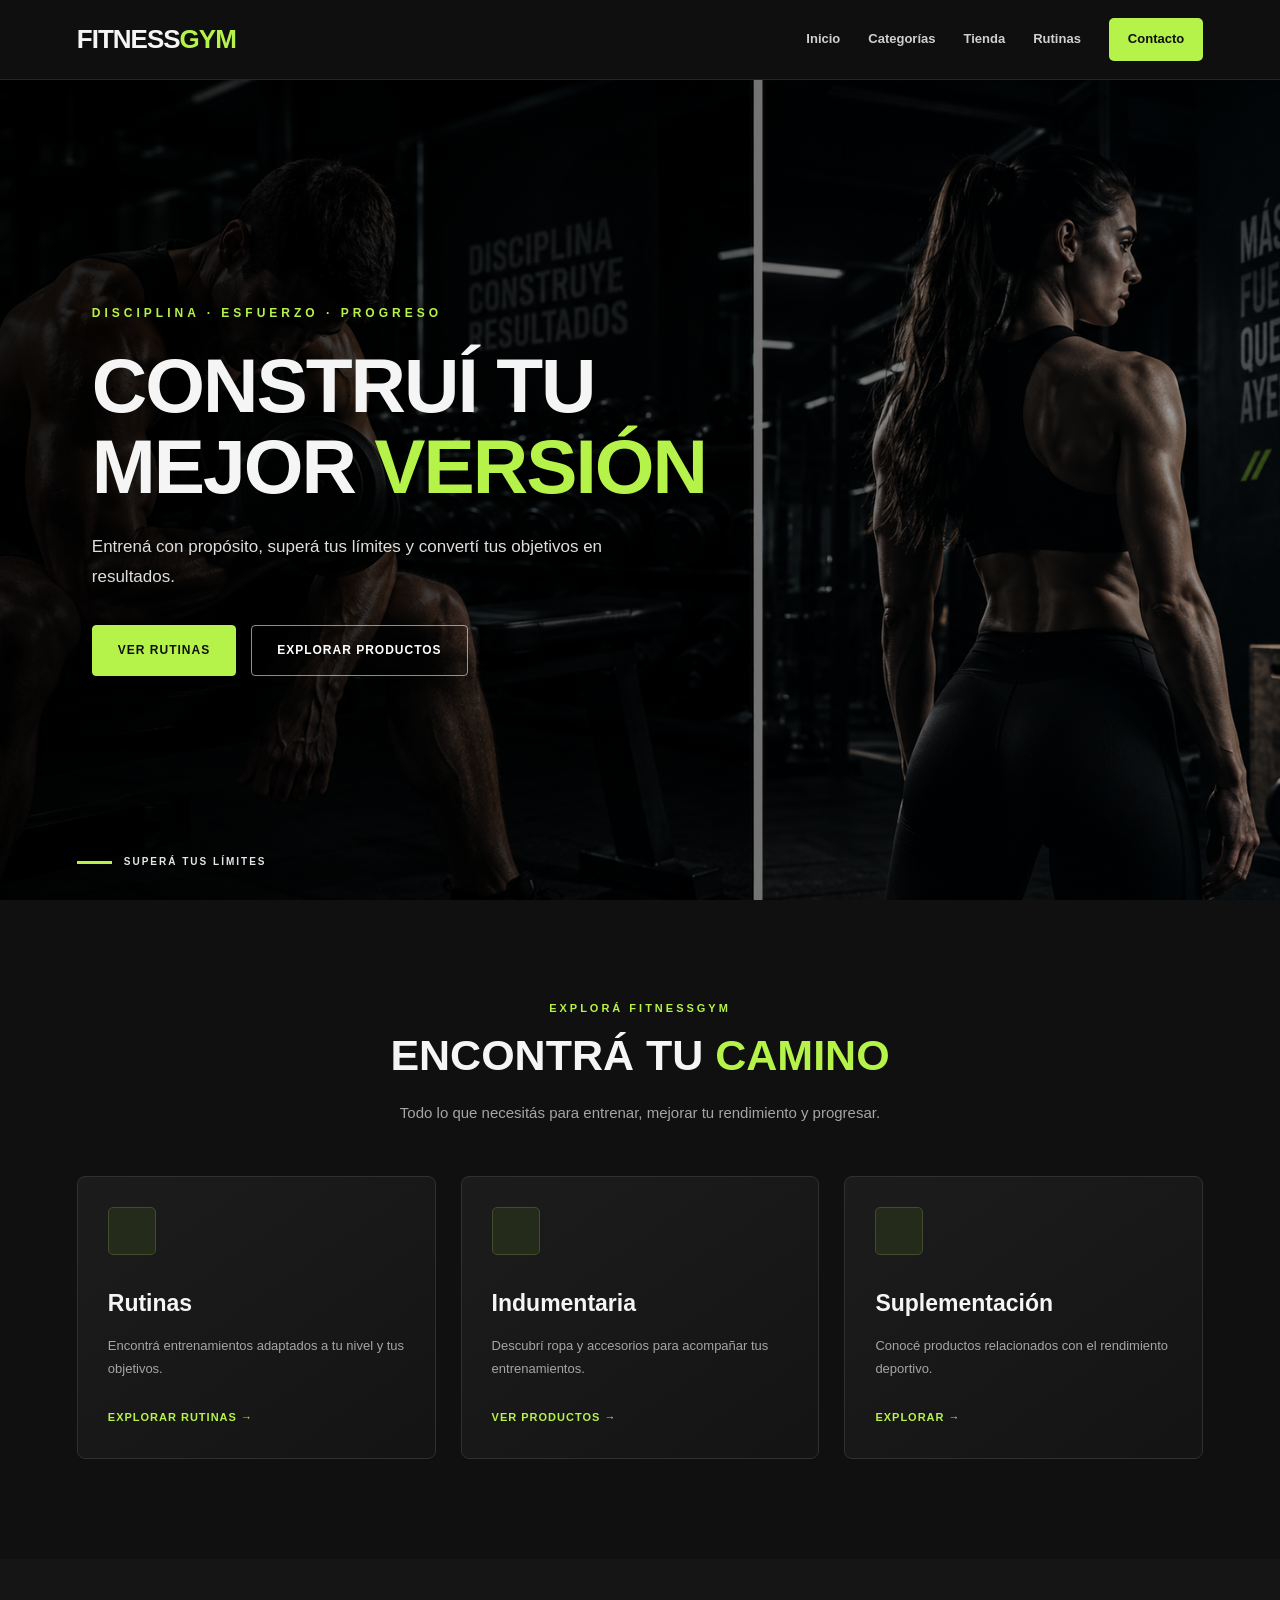
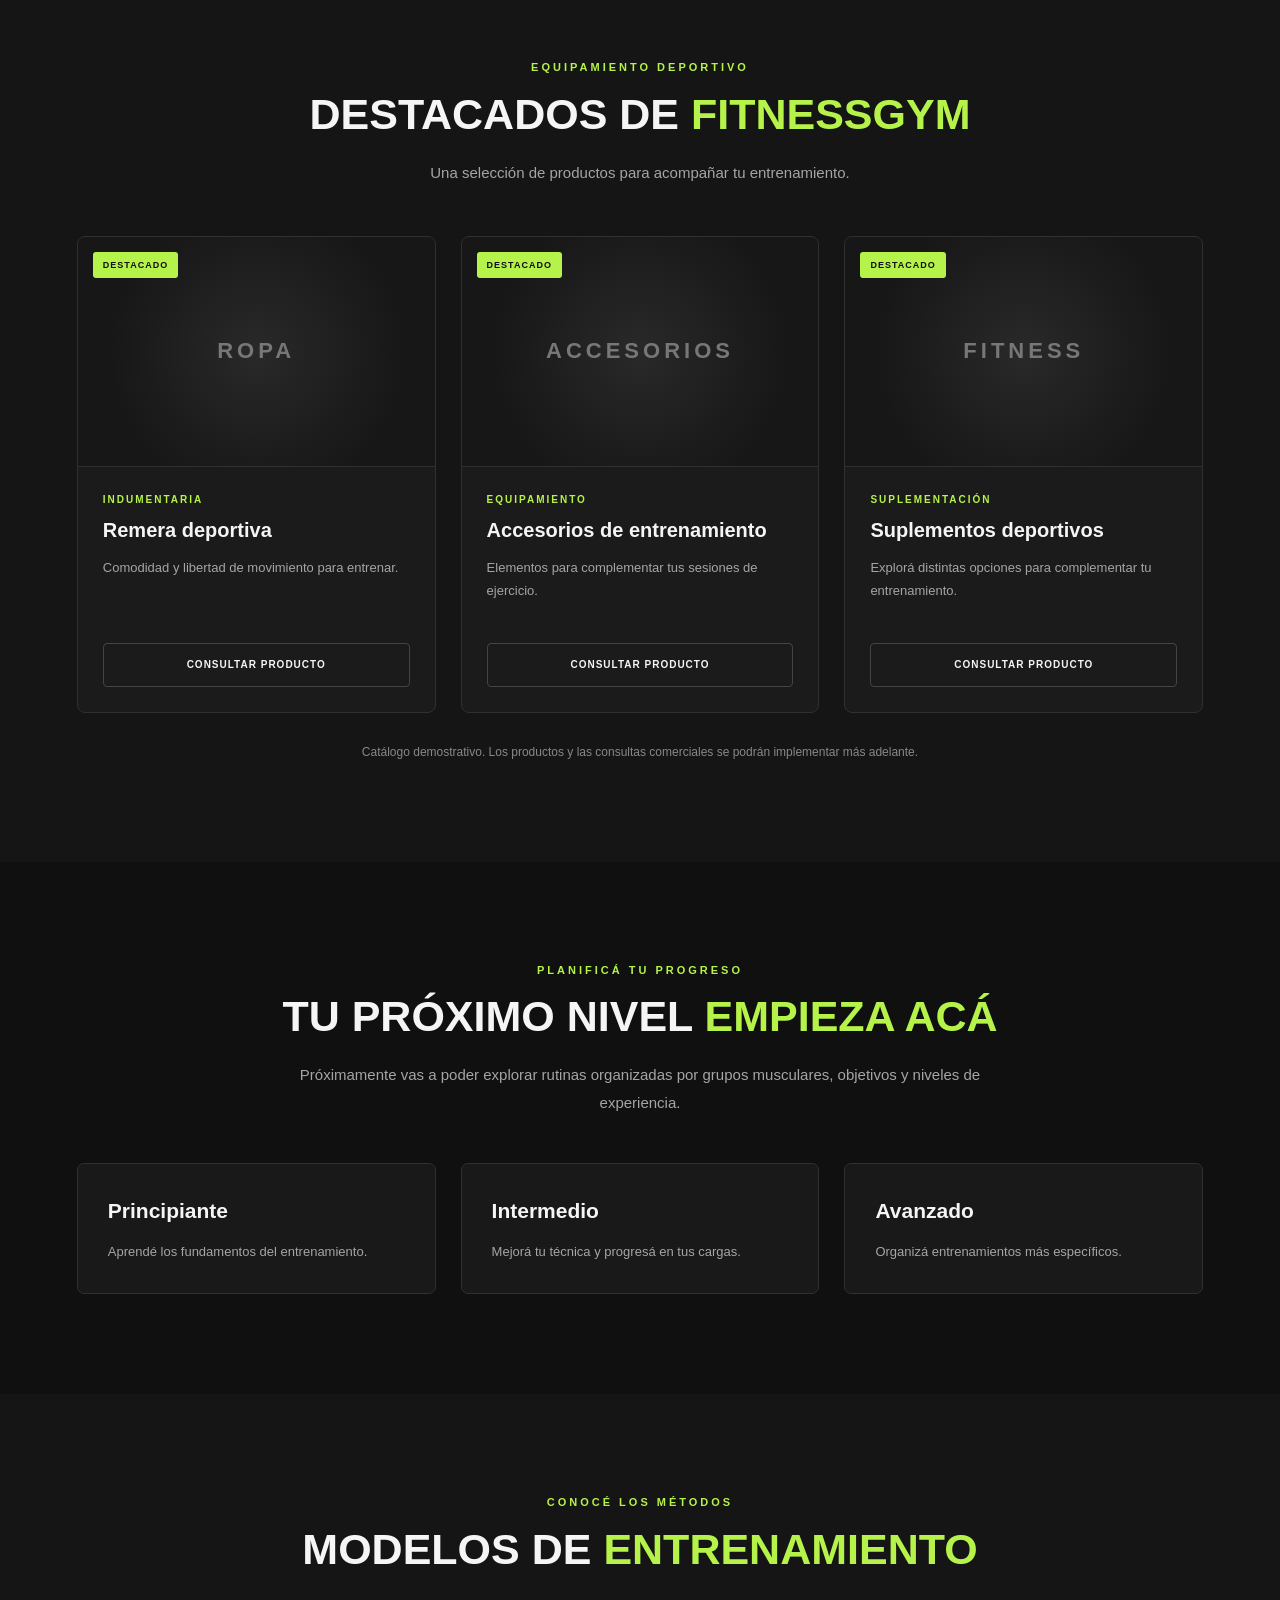
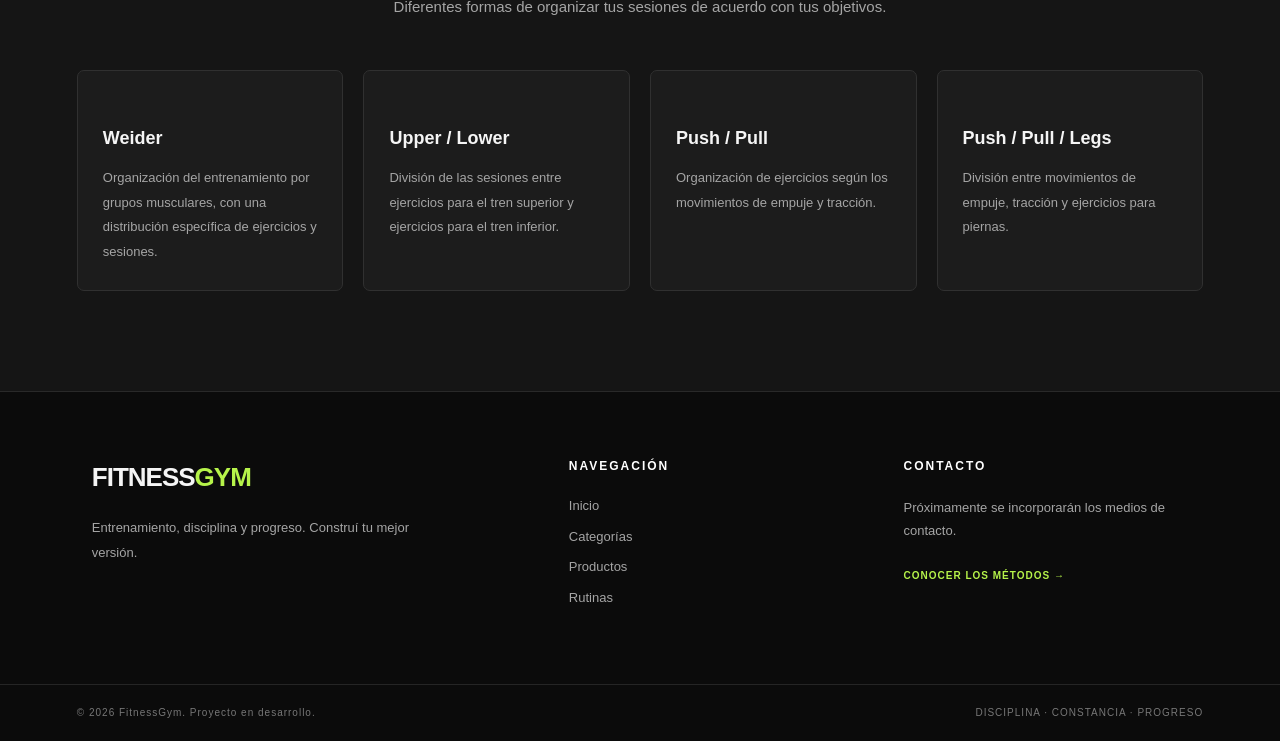
<file: index.html>
<!doctype html>
<html lang="es">
  <head>
    <meta charset="UTF-8" />

    <meta name="viewport" content="width=device-width, initial-scale=1.0" />

    <meta
      name="description"
      content="FitnessGym: entrenamiento, rutinas, indumentaria y suplementos deportivos."
    />

    <title>FitnessGym | Entrenamiento y Fitness</title>

    <link rel="stylesheet" href="FITNESS.css" />

    <script src="FITNESS.js" defer></script>
  </head>

  <body>
    <header class="ENCABEZADO">
      <a href="#INICIO" class="LOGO"> FITNESS<span>GYM</span> </a>

      <nav class="MENU">
        <a href="FITNESS.html">Inicio</a>

        <a href="#CATEGORIAS">Categorías</a>

        <a href="TIENDA.html">Tienda</a>

        <a href="RUTINA.html">Rutinas</a>

        <a href="#CONTACTO" class="BOTON-MENU">Contacto</a>
      </nav>
    </header>

    <main>
      <section class="PORTADA" id="INICIO">
        <div class="CONTENEDOR-IMAGENES">
          <div class="IMAGEN-PORTADA ACTIVA">
            <img src="IMG/FITNESS1.png" alt="" />
          </div>

          <div class="IMAGEN-PORTADA">
            <img src="IMG/FITNESS2.png" alt="" />
          </div>
        </div>

        <div class="CAPA-OSCURA"></div>

        <div class="CONTENIDO-PORTADA">
          <p class="ETIQUETA-PORTADA">DISCIPLINA · ESFUERZO · PROGRESO</p>

          <h1>
            CONSTRUÍ TU<br />
            MEJOR <span>VERSIÓN</span>
          </h1>

          <p class="DESCRIPCION-PORTADA">
            Entrená con propósito, superá tus límites y convertí tus objetivos
            en resultados.
          </p>

          <div class="BOTONES-PORTADA">
            <a href="#RUTINAS" class="BOTON-PRINCIPAL"> VER RUTINAS </a>

            <a href="#PRODUCTOS" class="BOTON-SECUNDARIO">
              EXPLORAR PRODUCTOS
            </a>
          </div>
        </div>

        <div class="INDICADOR-PORTADA">
          <span></span>

          <p>SUPERÁ TUS LÍMITES</p>
        </div>
      </section>

      <section class="CATEGORIAS" id="CATEGORIAS">
        <div class="ENCABEZADO-SECCION">
          <p class="ETIQUETA-SECCION">EXPLORÁ FITNESSGYM</p>

          <h2>ENCONTRÁ TU <span>CAMINO</span></h2>

          <p class="DESCRIPCION-SECCION">
            Todo lo que necesitás para entrenar, mejorar tu rendimiento y
            progresar.
          </p>
        </div>

        <div class="CONTENEDOR-CATEGORIAS">
          <a href="#RUTINAS" class="TARJETA-CATEGORIA">
            <div class="ICONO-CATEGORIA"></div>

            <div class="CONTENIDO-CATEGORIA">
              <h3>Rutinas</h3>

              <p>
                Encontrá entrenamientos adaptados a tu nivel y tus objetivos.
              </p>

              <span class="ENLACE-CATEGORIA"> EXPLORAR RUTINAS → </span>
            </div>
          </a>

          <a href="#PRODUCTOS" class="TARJETA-CATEGORIA">
            <div class="ICONO-CATEGORIA"></div>

            <div class="CONTENIDO-CATEGORIA">
              <h3>Indumentaria</h3>

              <p>
                Descubrí ropa y accesorios para acompañar tus entrenamientos.
              </p>

              <span class="ENLACE-CATEGORIA"> VER PRODUCTOS → </span>
            </div>
          </a>

          <a href="#PRODUCTOS" class="TARJETA-CATEGORIA">
            <div class="ICONO-CATEGORIA"></div>

            <div class="CONTENIDO-CATEGORIA">
              <h3>Suplementación</h3>

              <p>Conocé productos relacionados con el rendimiento deportivo.</p>

              <span class="ENLACE-CATEGORIA"> EXPLORAR → </span>
            </div>
          </a>
        </div>
      </section>

      <section class="PRODUCTOS" id="PRODUCTOS">
        <div class="ENCABEZADO-SECCION">
          <p class="ETIQUETA-SECCION">EQUIPAMIENTO DEPORTIVO</p>

          <h2>DESTACADOS DE <span>FITNESSGYM</span></h2>

          <p class="DESCRIPCION-SECCION">
            Una selección de productos para acompañar tu entrenamiento.
          </p>
        </div>

        <div class="CONTENEDOR-PRODUCTOS">
          <article class="TARJETA-PRODUCTO">
            <div class="IMAGEN-PRODUCTO">
              <span class="ETIQUETA-PRODUCTO"> DESTACADO </span>

              <div class="ICONO-PRODUCTO">ROPA</div>
            </div>

            <div class="INFORMACION-PRODUCTO">
              <p class="TIPO-PRODUCTO">INDUMENTARIA</p>

              <h3>Remera deportiva</h3>

              <p class="DESCRIPCION-PRODUCTO">
                Comodidad y libertad de movimiento para entrenar.
              </p>

              <a href="#CONTACTO" class="BOTON-PRODUCTO">
                CONSULTAR PRODUCTO
              </a>
            </div>
          </article>

          <article class="TARJETA-PRODUCTO">
            <div class="IMAGEN-PRODUCTO">
              <span class="ETIQUETA-PRODUCTO"> DESTACADO </span>

              <div class="ICONO-PRODUCTO">ACCESORIOS</div>
            </div>

            <div class="INFORMACION-PRODUCTO">
              <p class="TIPO-PRODUCTO">EQUIPAMIENTO</p>

              <h3>Accesorios de entrenamiento</h3>

              <p class="DESCRIPCION-PRODUCTO">
                Elementos para complementar tus sesiones de ejercicio.
              </p>

              <a href="#CONTACTO" class="BOTON-PRODUCTO">
                CONSULTAR PRODUCTO
              </a>
            </div>
          </article>

          <article class="TARJETA-PRODUCTO">
            <div class="IMAGEN-PRODUCTO">
              <span class="ETIQUETA-PRODUCTO"> DESTACADO </span>

              <div class="ICONO-PRODUCTO">FITNESS</div>
            </div>

            <div class="INFORMACION-PRODUCTO">
              <p class="TIPO-PRODUCTO">SUPLEMENTACIÓN</p>

              <h3>Suplementos deportivos</h3>

              <p class="DESCRIPCION-PRODUCTO">
                Explorá distintas opciones para complementar tu entrenamiento.
              </p>

              <a href="#CONTACTO" class="BOTON-PRODUCTO">
                CONSULTAR PRODUCTO
              </a>
            </div>
          </article>
        </div>

        <p class="AVISO-PRODUCTOS">
          Catálogo demostrativo. Los productos y las consultas comerciales se
          podrán implementar más adelante.
        </p>
      </section>

      <section class="SECCION-PROVISIONAL" id="RUTINAS">
        <div class="CONTENIDO-PROVISIONAL">
          <p class="ETIQUETA-SECCION">PLANIFICÁ TU PROGRESO</p>

          <h2>TU PRÓXIMO NIVEL <span>EMPIEZA ACÁ</span></h2>

          <p>
            Próximamente vas a poder explorar rutinas organizadas por grupos
            musculares, objetivos y niveles de experiencia.
          </p>

          <div class="NIVELES-ENTRENAMIENTO">
            <div class="TARJETA-NIVEL">
              <h3>Principiante</h3>

              <p>Aprendé los fundamentos del entrenamiento.</p>
            </div>

            <div class="TARJETA-NIVEL">
              <h3>Intermedio</h3>

              <p>Mejorá tu técnica y progresá en tus cargas.</p>
            </div>

            <div class="TARJETA-NIVEL">
              <h3>Avanzado</h3>

              <p>Organizá entrenamientos más específicos.</p>
            </div>
          </div>
        </div>
      </section>

      <section class="ENTRENAMIENTO" id="ENTRENAMIENTO">
        <div class="ENCABEZADO-SECCION">
          <p class="ETIQUETA-SECCION">CONOCÉ LOS MÉTODOS</p>

          <h2>MODELOS DE <span>ENTRENAMIENTO</span></h2>

          <p class="DESCRIPCION-SECCION">
            Diferentes formas de organizar tus sesiones de acuerdo con tus
            objetivos.
          </p>
        </div>

        <div class="CONTENEDOR-METODOS">
          <article class="TARJETA-METODO">
            <span class="NUMERO-METODO"> </span>

            <h3>Weider</h3>

            <p>
              Organización del entrenamiento por grupos musculares, con una
              distribución específica de ejercicios y sesiones.
            </p>
          </article>

          <article class="TARJETA-METODO">
            <span class="NUMERO-METODO"> </span>

            <h3>Upper / Lower</h3>

            <p>
              División de las sesiones entre ejercicios para el tren superior y
              ejercicios para el tren inferior.
            </p>
          </article>

          <article class="TARJETA-METODO">
            <span class="NUMERO-METODO"> </span>

            <h3>Push / Pull</h3>

            <p>
              Organización de ejercicios según los movimientos de empuje y
              tracción.
            </p>
          </article>

          <article class="TARJETA-METODO">
            <span class="NUMERO-METODO"> </span>

            <h3>Push / Pull / Legs</h3>

            <p>
              División entre movimientos de empuje, tracción y ejercicios para
              piernas.
            </p>
          </article>
        </div>
      </section>
    </main>

    <footer class="PIE-DE-PAGINA" id="CONTACTO">
      <div class="CONTENIDO-PIE">
        <div class="INFORMACION-PIE">
          <a href="#INICIO" class="LOGO LOGO-PIE"> FITNESS<span>GYM</span> </a>

          <p>
            Entrenamiento, disciplina y progreso. Construí tu mejor versión.
          </p>
        </div>

        <div class="ENLACES-PIE">
          <h3>NAVEGACIÓN</h3>

          <a href="#INICIO">Inicio</a>

          <a href="#CATEGORIAS">Categorías</a>

          <a href="#PRODUCTOS">Productos</a>

          <a href="#RUTINAS">Rutinas</a>
        </div>

        <div class="CONTACTO-PIE">
          <h3>CONTACTO</h3>

          <p>Próximamente se incorporarán los medios de contacto.</p>

          <a href="#ENTRENAMIENTO"> CONOCER LOS MÉTODOS → </a>
        </div>
      </div>

      <div class="DERECHOS-PIE">
        <p>© 2026 FitnessGym. Proyecto en desarrollo.</p>

        <p>DISCIPLINA · CONSTANCIA · PROGRESO</p>
</file>
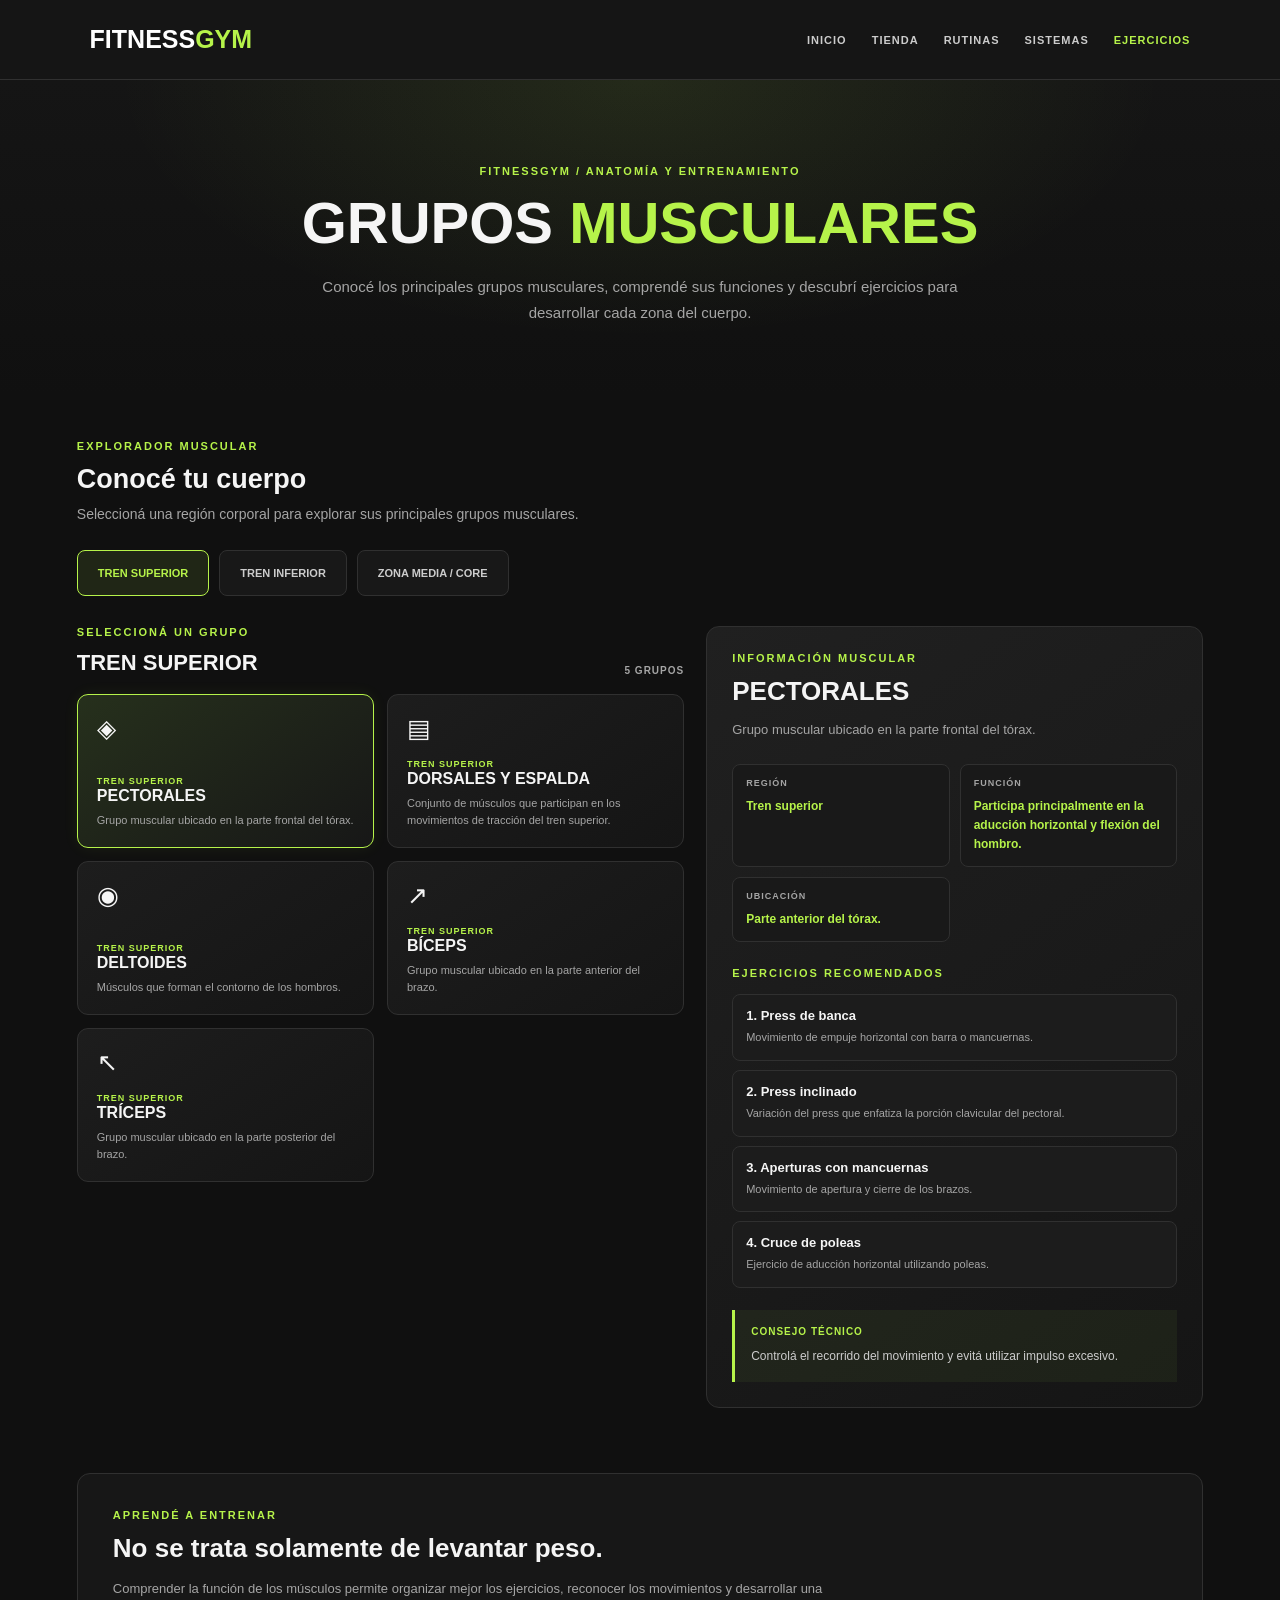
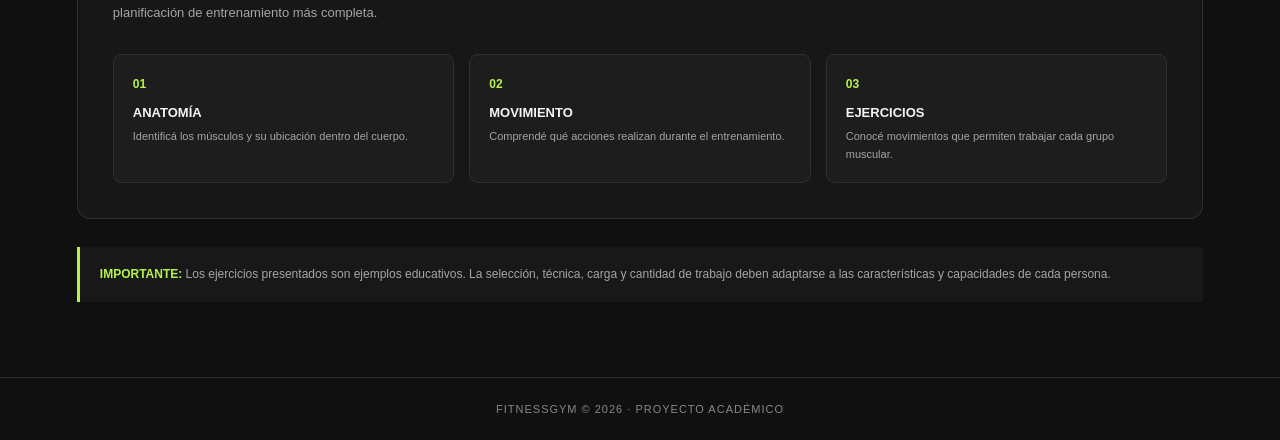
<file: EJERCICIOS.html>
<!doctype html>
<html lang="es">
  <head>
    <meta charset="UTF-8" />
    <meta name="viewport" content="width=device-width, initial-scale=1.0" />

    <title>Grupos Musculares | FITNESSGYM</title>

    <link rel="stylesheet" href="EJERCICIOS.css" />

    <script src="EJERCICIOS.js" defer></script>
  </head>

  <body>
    <!-- =========================
         ENCABEZADO
    ========================== -->

    <header class="ENCABEZADO">
      <a href="FITNESS.html" class="LOGO"> FITNESS<span>GYM</span> </a>

      <nav class="NAVEGACION" id="NAVEGACION">
        <a href="FITNESS.html">INICIO</a>
        <a href="TIENDA.html">TIENDA</a>
        <a href="RUTINA.html">RUTINAS</a>
        <a href="SISTEMAS.html">SISTEMAS</a>
        <a href="EJERCICIOS.html" class="ACTUAL"> EJERCICIOS </a>
      </nav>

      <button
        class="BOTON-MENU"
        id="BOTON-MENU"
        type="button"
        aria-label="Abrir menú"
        aria-expanded="false"
      >
        ☰
      </button>
    </header>

    <!-- =========================
         PORTADA
    ========================== -->

    <section class="PORTADA">
      <p class="ETIQUETA">FITNESSGYM / ANATOMÍA Y ENTRENAMIENTO</p>

      <h1>GRUPOS <span>MUSCULARES</span></h1>

      <p>
        Conocé los principales grupos musculares, comprendé sus funciones y
        descubrí ejercicios para desarrollar cada zona del cuerpo.
      </p>
    </section>

    <!-- =========================
         CONTENIDO PRINCIPAL
    ========================== -->

    <main class="CONTENEDOR">
      <!-- =========================
             INTRODUCCIÓN
        ========================== -->

      <section class="INTRODUCCION">
        <div>
          <p class="ETIQUETA">EXPLORADOR MUSCULAR</p>

          <h2>Conocé tu cuerpo</h2>

          <p>
            Seleccioná una región corporal para explorar sus principales grupos
            musculares.
          </p>
        </div>
      </section>

      <!-- =========================
             SELECTOR DE REGIONES
        ========================== -->

      <section class="SELECTOR-REGIONES">
        <button class="BOTON-REGION ACTIVO" data-region="SUPERIOR">
          TREN SUPERIOR
        </button>

        <button class="BOTON-REGION" data-region="INFERIOR">
          TREN INFERIOR
        </button>

        <button class="BOTON-REGION" data-region="CORE">
          ZONA MEDIA / CORE
        </button>
      </section>

      <!-- =========================
             EXPLORADOR
        ========================== -->

      <section class="EXPLORADOR">
        <!-- TARJETAS MUSCULARES -->

        <div class="SECCION-MUSCULOS">
          <div class="CABECERA-MUSCULOS">
            <div>
              <p class="ETIQUETA">SELECCIONÁ UN GRUPO</p>

              <h2 id="TITULO-REGION">TREN SUPERIOR</h2>
            </div>

            <span id="CANTIDAD-MUSCULOS"> 0 GRUPOS </span>
          </div>

          <div class="GRILLA-MUSCULOS" id="GRILLA-MUSCULOS">
            <!-- LAS TARJETAS SE GENERAN CON JAVASCRIPT -->
          </div>
        </div>

        <!-- PANEL DE INFORMACIÓN -->

        <aside class="PANEL-MUSCULAR" id="PANEL-MUSCULAR">
          <div class="PANEL-INTRODUCCION">
            <p class="ETIQUETA">INFORMACIÓN MUSCULAR</p>

            <h2 id="NOMBRE-MUSCULO">SELECCIONÁ UN MÚSCULO</h2>

            <p id="DESCRIPCION-MUSCULO">
              Elegí una tarjeta para conocer su ubicación, función y ejercicios.
            </p>
          </div>

          <div class="DATOS-MUSCULO">
            <div class="DATO">
              <span>REGIÓN</span>

              <strong id="DATO-REGION"> — </strong>
            </div>

            <div class="DATO">
              <span>FUNCIÓN</span>

              <strong id="DATO-FUNCION"> — </strong>
            </div>

            <div class="DATO">
              <span>UBICACIÓN</span>

              <strong id="DATO-UBICACION"> — </strong>
            </div>
          </div>

          <div class="SECCION-EJERCICIOS">
            <p class="ETIQUETA">EJERCICIOS RECOMENDADOS</p>

            <div class="LISTA-EJERCICIOS" id="LISTA-EJERCICIOS">
              <p class="MENSAJE-VACIO">
                Los ejercicios aparecerán cuando selecciones un músculo.
              </p>
            </div>
          </div>

          <div class="CONSEJO-TECNICO">
            <strong>CONSEJO TÉCNICO</strong>

            <p id="CONSEJO-MUSCULAR">
              Seleccioná un grupo muscular para visualizar recomendaciones.
            </p>
          </div>
        </aside>
      </section>

      <!-- =========================
             INFORMACIÓN GENERAL
        ========================== -->

      <section class="INFORMACION-GENERAL">
        <div>
          <p class="ETIQUETA">APRENDÉ A ENTRENAR</p>

          <h2>No se trata solamente de levantar peso.</h2>

          <p>
            Comprender la función de los músculos permite organizar mejor los
            ejercicios, reconocer los movimientos y desarrollar una
            planificación de entrenamiento más completa.
          </p>
        </div>

        <div class="CARACTERISTICAS">
          <article class="CARACTERISTICA">
            <span>01</span>

            <h3>ANATOMÍA</h3>

            <p>Identificá los músculos y su ubicación dentro del cuerpo.</p>
          </article>

          <article class="CARACTERISTICA">
            <span>02</span>

            <h3>MOVIMIENTO</h3>

            <p>Comprendé qué acciones realizan durante el entrenamiento.</p>
          </article>

          <article class="CARACTERISTICA">
            <span>03</span>

            <h3>EJERCICIOS</h3>

            <p>Conocé movimientos que permiten trabajar cada grupo muscular.</p>
          </article>
        </div>
      </section>

      <!-- =========================
             AVISO
        ========================== -->

      <div class="AVISO">
        <strong>IMPORTANTE:</strong>

        Los ejercicios presentados son ejemplos educativos. La selección,
        técnica, carga y cantidad de trabajo deben adaptarse a las
        características y capacidades de cada persona.
      </div>
    </main>

    <!-- =========================
         FOOTER
    ========================== -->

    <footer class="PIE-PAGINA">FITNESSGYM © 2026 · PROYECTO ACADÉMICO</footer>
  </body>
</html>
</file>
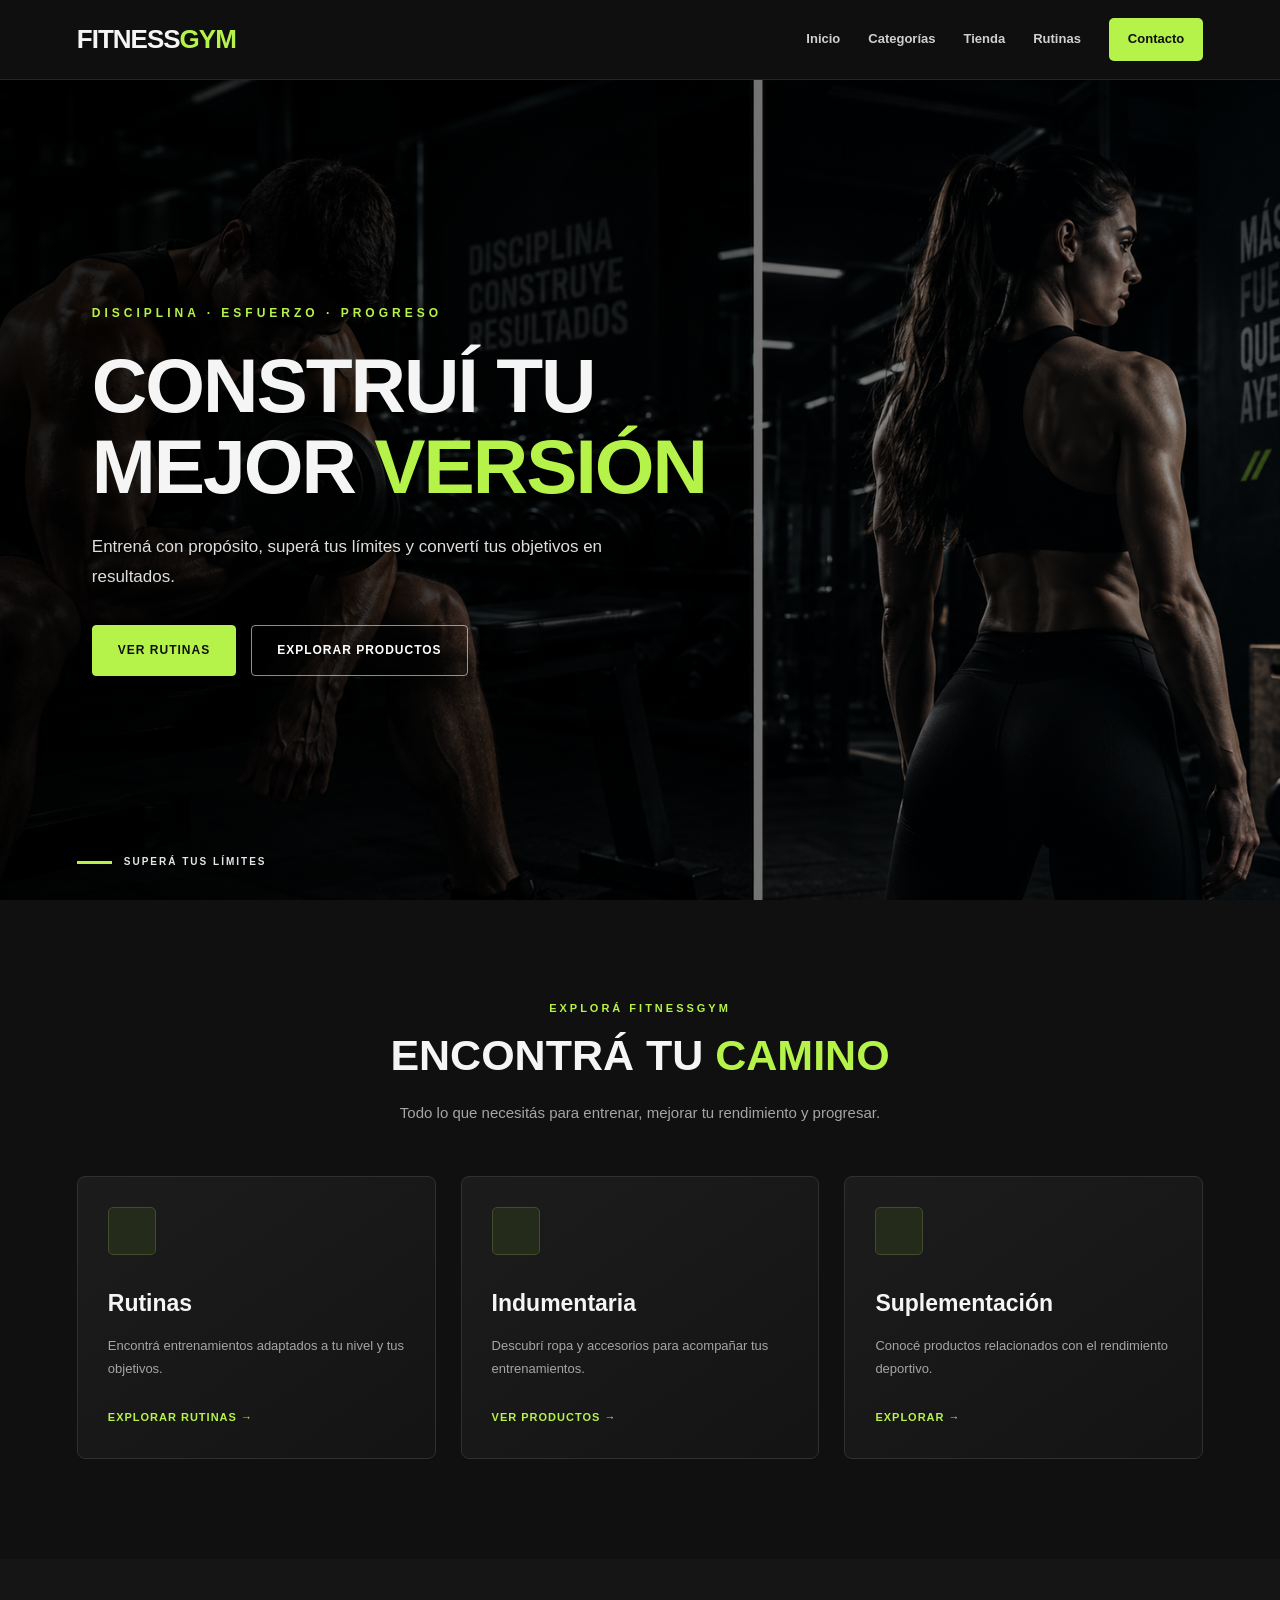
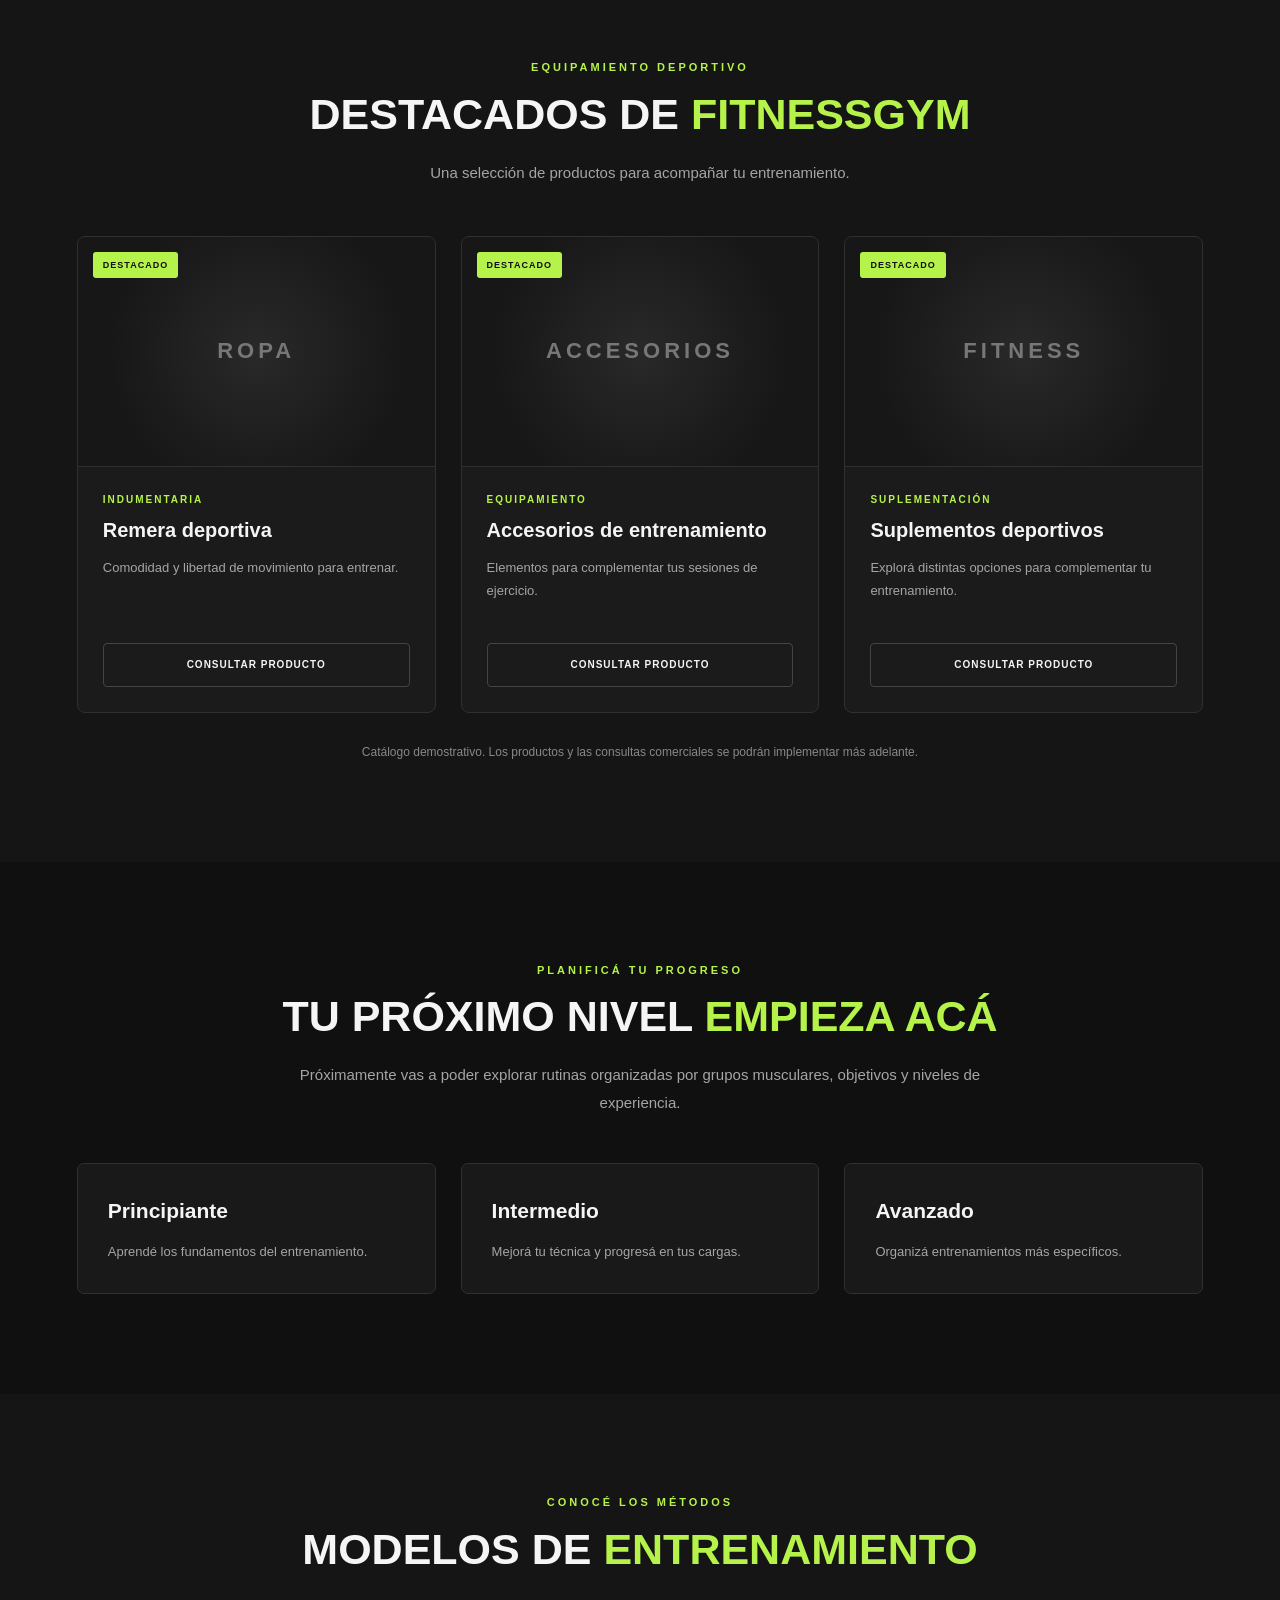
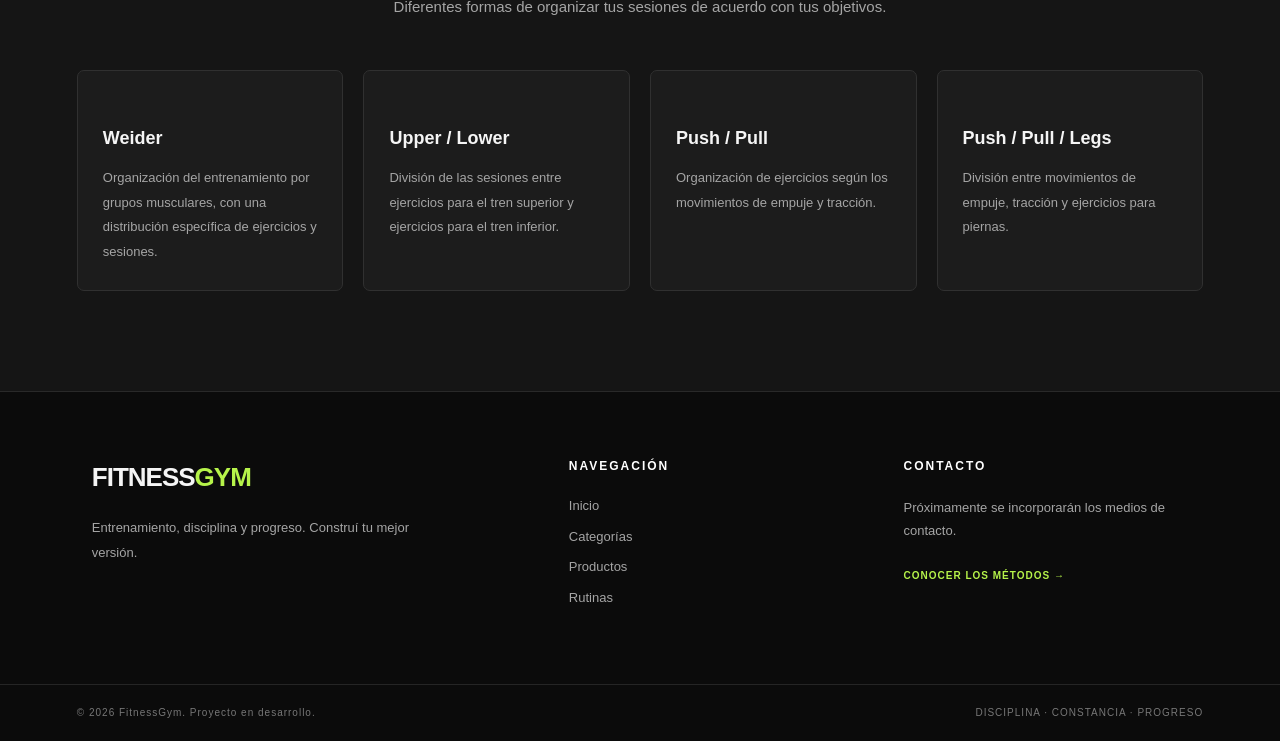
<file: FITNESS.html>
<!doctype html>
<html lang="es">
  <head>
    <meta charset="UTF-8" />

    <meta name="viewport" content="width=device-width, initial-scale=1.0" />

    <meta
      name="description"
      content="FitnessGym: entrenamiento, rutinas, indumentaria y suplementos deportivos."
    />

    <title>FitnessGym | Entrenamiento y Fitness</title>

    <link rel="stylesheet" href="FITNESS.css" />

    <script src="FITNESS.js" defer></script>
  </head>

  <body>
    <header class="ENCABEZADO">
      <a href="#INICIO" class="LOGO"> FITNESS<span>GYM</span> </a>

      <nav class="MENU">
        <a href="FITNESS.html">Inicio</a>

        <a href="#CATEGORIAS">Categorías</a>

        <a href="TIENDA.html">Tienda</a>

        <a href="RUTINA.html">Rutinas</a>

        <a href="#CONTACTO" class="BOTON-MENU">Contacto</a>
      </nav>
    </header>

    <main>
      <section class="PORTADA" id="INICIO">
        <div class="CONTENEDOR-IMAGENES">
          <div class="IMAGEN-PORTADA ACTIVA">
            <img src="IMG/FITNESS1.png" alt="" />
          </div>

          <div class="IMAGEN-PORTADA">
            <img src="IMG/FITNESS2.png" alt="" />
          </div>
        </div>

        <div class="CAPA-OSCURA"></div>

        <div class="CONTENIDO-PORTADA">
          <p class="ETIQUETA-PORTADA">DISCIPLINA · ESFUERZO · PROGRESO</p>

          <h1>
            CONSTRUÍ TU<br />
            MEJOR <span>VERSIÓN</span>
          </h1>

          <p class="DESCRIPCION-PORTADA">
            Entrená con propósito, superá tus límites y convertí tus objetivos
            en resultados.
          </p>

          <div class="BOTONES-PORTADA">
            <a href="#RUTINAS" class="BOTON-PRINCIPAL"> VER RUTINAS </a>

            <a href="#PRODUCTOS" class="BOTON-SECUNDARIO">
              EXPLORAR PRODUCTOS
            </a>
          </div>
        </div>

        <div class="INDICADOR-PORTADA">
          <span></span>

          <p>SUPERÁ TUS LÍMITES</p>
        </div>
      </section>

      <section class="CATEGORIAS" id="CATEGORIAS">
        <div class="ENCABEZADO-SECCION">
          <p class="ETIQUETA-SECCION">EXPLORÁ FITNESSGYM</p>

          <h2>ENCONTRÁ TU <span>CAMINO</span></h2>

          <p class="DESCRIPCION-SECCION">
            Todo lo que necesitás para entrenar, mejorar tu rendimiento y
            progresar.
          </p>
        </div>

        <div class="CONTENEDOR-CATEGORIAS">
          <a href="#RUTINAS" class="TARJETA-CATEGORIA">
            <div class="ICONO-CATEGORIA"></div>

            <div class="CONTENIDO-CATEGORIA">
              <h3>Rutinas</h3>

              <p>
                Encontrá entrenamientos adaptados a tu nivel y tus objetivos.
              </p>

              <span class="ENLACE-CATEGORIA"> EXPLORAR RUTINAS → </span>
            </div>
          </a>

          <a href="#PRODUCTOS" class="TARJETA-CATEGORIA">
            <div class="ICONO-CATEGORIA"></div>

            <div class="CONTENIDO-CATEGORIA">
              <h3>Indumentaria</h3>

              <p>
                Descubrí ropa y accesorios para acompañar tus entrenamientos.
              </p>

              <span class="ENLACE-CATEGORIA"> VER PRODUCTOS → </span>
            </div>
          </a>

          <a href="#PRODUCTOS" class="TARJETA-CATEGORIA">
            <div class="ICONO-CATEGORIA"></div>

            <div class="CONTENIDO-CATEGORIA">
              <h3>Suplementación</h3>

              <p>Conocé productos relacionados con el rendimiento deportivo.</p>

              <span class="ENLACE-CATEGORIA"> EXPLORAR → </span>
            </div>
          </a>
        </div>
      </section>

      <section class="PRODUCTOS" id="PRODUCTOS">
        <div class="ENCABEZADO-SECCION">
          <p class="ETIQUETA-SECCION">EQUIPAMIENTO DEPORTIVO</p>

          <h2>DESTACADOS DE <span>FITNESSGYM</span></h2>

          <p class="DESCRIPCION-SECCION">
            Una selección de productos para acompañar tu entrenamiento.
          </p>
        </div>

        <div class="CONTENEDOR-PRODUCTOS">
          <article class="TARJETA-PRODUCTO">
            <div class="IMAGEN-PRODUCTO">
              <span class="ETIQUETA-PRODUCTO"> DESTACADO </span>

              <div class="ICONO-PRODUCTO">ROPA</div>
            </div>

            <div class="INFORMACION-PRODUCTO">
              <p class="TIPO-PRODUCTO">INDUMENTARIA</p>

              <h3>Remera deportiva</h3>

              <p class="DESCRIPCION-PRODUCTO">
                Comodidad y libertad de movimiento para entrenar.
              </p>

              <a href="#CONTACTO" class="BOTON-PRODUCTO">
                CONSULTAR PRODUCTO
              </a>
            </div>
          </article>

          <article class="TARJETA-PRODUCTO">
            <div class="IMAGEN-PRODUCTO">
              <span class="ETIQUETA-PRODUCTO"> DESTACADO </span>

              <div class="ICONO-PRODUCTO">ACCESORIOS</div>
            </div>

            <div class="INFORMACION-PRODUCTO">
              <p class="TIPO-PRODUCTO">EQUIPAMIENTO</p>

              <h3>Accesorios de entrenamiento</h3>

              <p class="DESCRIPCION-PRODUCTO">
                Elementos para complementar tus sesiones de ejercicio.
              </p>

              <a href="#CONTACTO" class="BOTON-PRODUCTO">
                CONSULTAR PRODUCTO
              </a>
            </div>
          </article>

          <article class="TARJETA-PRODUCTO">
            <div class="IMAGEN-PRODUCTO">
              <span class="ETIQUETA-PRODUCTO"> DESTACADO </span>

              <div class="ICONO-PRODUCTO">FITNESS</div>
            </div>

            <div class="INFORMACION-PRODUCTO">
              <p class="TIPO-PRODUCTO">SUPLEMENTACIÓN</p>

              <h3>Suplementos deportivos</h3>

              <p class="DESCRIPCION-PRODUCTO">
                Explorá distintas opciones para complementar tu entrenamiento.
              </p>

              <a href="#CONTACTO" class="BOTON-PRODUCTO">
                CONSULTAR PRODUCTO
              </a>
            </div>
          </article>
        </div>

        <p class="AVISO-PRODUCTOS">
          Catálogo demostrativo. Los productos y las consultas comerciales se
          podrán implementar más adelante.
        </p>
      </section>

      <section class="SECCION-PROVISIONAL" id="RUTINAS">
        <div class="CONTENIDO-PROVISIONAL">
          <p class="ETIQUETA-SECCION">PLANIFICÁ TU PROGRESO</p>

          <h2>TU PRÓXIMO NIVEL <span>EMPIEZA ACÁ</span></h2>

          <p>
            Próximamente vas a poder explorar rutinas organizadas por grupos
            musculares, objetivos y niveles de experiencia.
          </p>

          <div class="NIVELES-ENTRENAMIENTO">
            <div class="TARJETA-NIVEL">
              <h3>Principiante</h3>

              <p>Aprendé los fundamentos del entrenamiento.</p>
            </div>

            <div class="TARJETA-NIVEL">
              <h3>Intermedio</h3>

              <p>Mejorá tu técnica y progresá en tus cargas.</p>
            </div>

            <div class="TARJETA-NIVEL">
              <h3>Avanzado</h3>

              <p>Organizá entrenamientos más específicos.</p>
            </div>
          </div>
        </div>
      </section>

      <section class="ENTRENAMIENTO" id="ENTRENAMIENTO">
        <div class="ENCABEZADO-SECCION">
          <p class="ETIQUETA-SECCION">CONOCÉ LOS MÉTODOS</p>

          <h2>MODELOS DE <span>ENTRENAMIENTO</span></h2>

          <p class="DESCRIPCION-SECCION">
            Diferentes formas de organizar tus sesiones de acuerdo con tus
            objetivos.
          </p>
        </div>

        <div class="CONTENEDOR-METODOS">
          <article class="TARJETA-METODO">
            <span class="NUMERO-METODO"> </span>

            <h3>Weider</h3>

            <p>
              Organización del entrenamiento por grupos musculares, con una
              distribución específica de ejercicios y sesiones.
            </p>
          </article>

          <article class="TARJETA-METODO">
            <span class="NUMERO-METODO"> </span>

            <h3>Upper / Lower</h3>

            <p>
              División de las sesiones entre ejercicios para el tren superior y
              ejercicios para el tren inferior.
            </p>
          </article>

          <article class="TARJETA-METODO">
            <span class="NUMERO-METODO"> </span>

            <h3>Push / Pull</h3>

            <p>
              Organización de ejercicios según los movimientos de empuje y
              tracción.
            </p>
          </article>

          <article class="TARJETA-METODO">
            <span class="NUMERO-METODO"> </span>

            <h3>Push / Pull / Legs</h3>

            <p>
              División entre movimientos de empuje, tracción y ejercicios para
              piernas.
            </p>
          </article>
        </div>
      </section>
    </main>

    <footer class="PIE-DE-PAGINA" id="CONTACTO">
      <div class="CONTENIDO-PIE">
        <div class="INFORMACION-PIE">
          <a href="#INICIO" class="LOGO LOGO-PIE"> FITNESS<span>GYM</span> </a>

          <p>
            Entrenamiento, disciplina y progreso. Construí tu mejor versión.
          </p>
        </div>

        <div class="ENLACES-PIE">
          <h3>NAVEGACIÓN</h3>

          <a href="#INICIO">Inicio</a>

          <a href="#CATEGORIAS">Categorías</a>

          <a href="#PRODUCTOS">Productos</a>

          <a href="#RUTINAS">Rutinas</a>
        </div>

        <div class="CONTACTO-PIE">
          <h3>CONTACTO</h3>

          <p>Próximamente se incorporarán los medios de contacto.</p>

          <a href="#ENTRENAMIENTO"> CONOCER LOS MÉTODOS → </a>
        </div>
      </div>

      <div class="DERECHOS-PIE">
        <p>© 2026 FitnessGym. Proyecto en desarrollo.</p>

        <p>DISCIPLINA · CONSTANCIA · PROGRESO</p>
      </div>
    </footer>
  </body>
</html>
</file>
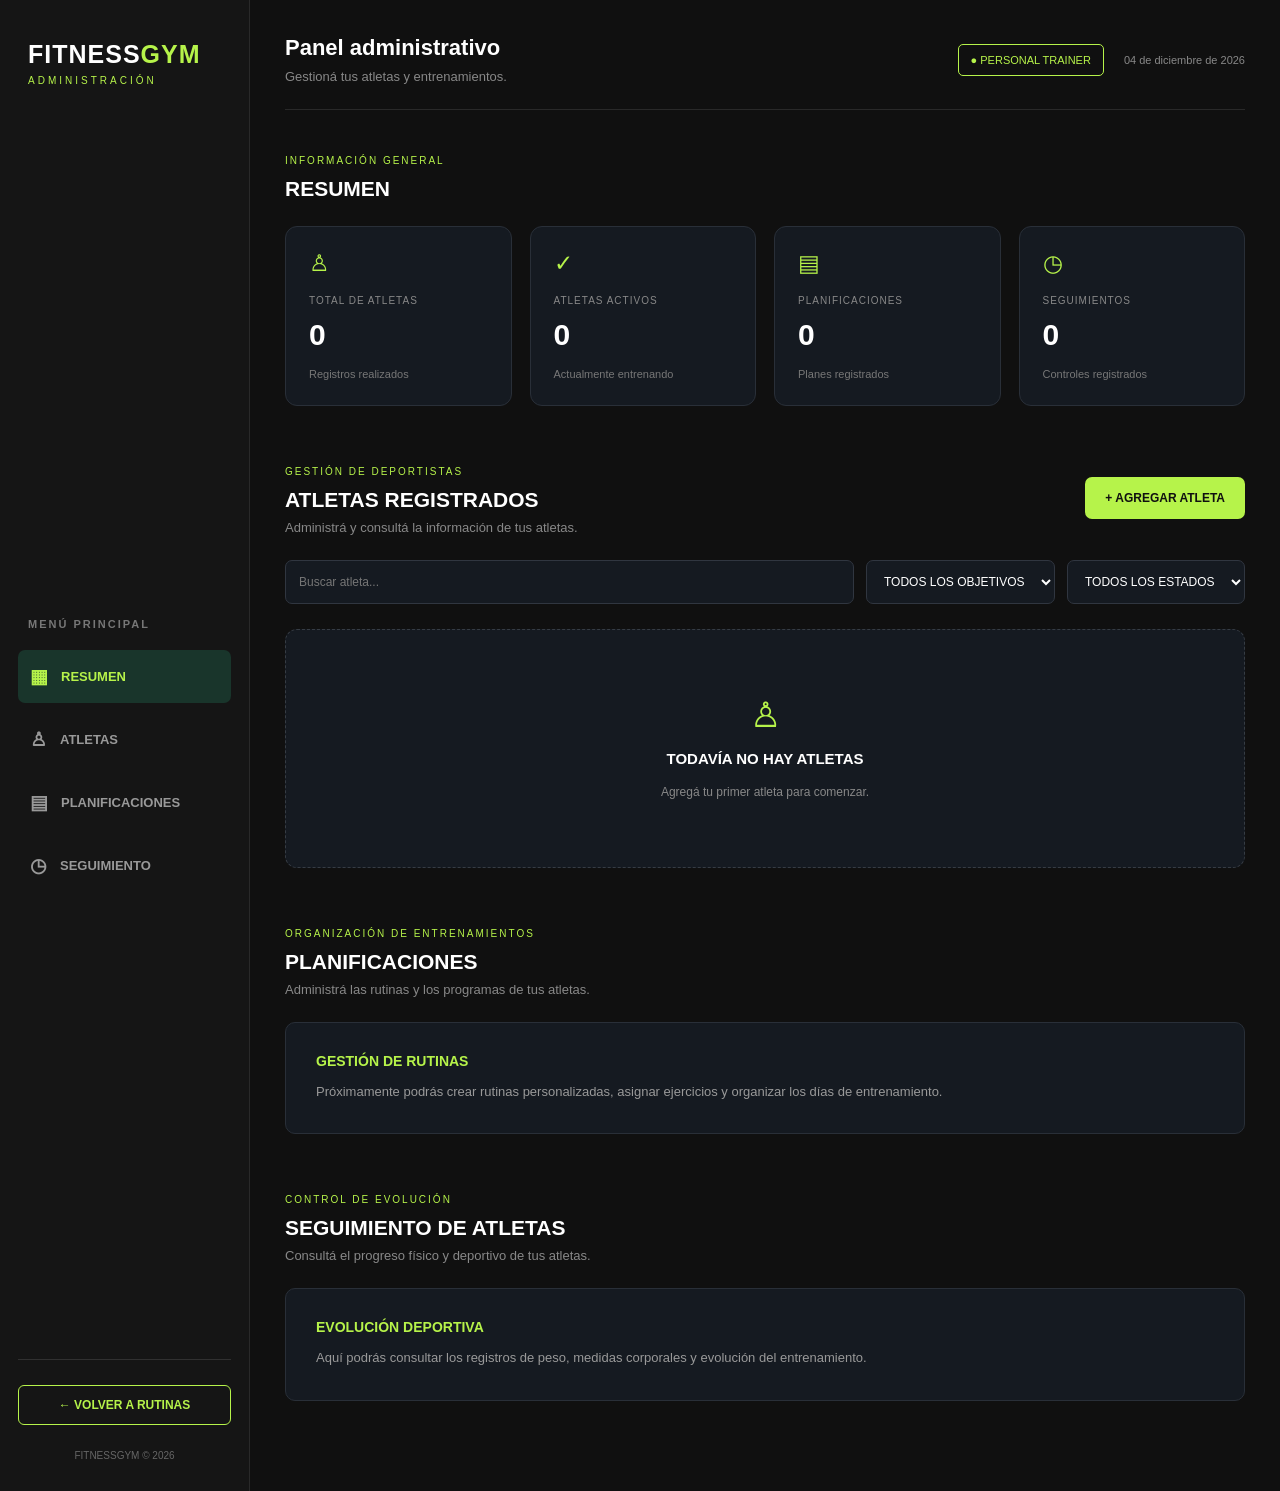
<file: PLANIFICACION.html>
<!doctype html>
<html lang="es">
  <head>
    <meta charset="UTF-8" />

    <meta name="viewport" content="width=device-width, initial-scale=1.0" />

    <title>FITNESSGYM | PLANIFICACIÓN</title>

    <link rel="stylesheet" href="PLANIFICACION.css" />
  </head>

  <body>
    <!-- CONTENEDOR GENERAL -->

    <div class="PANEL-ADMINISTRATIVO">
      <!-- BARRA LATERAL -->

      <aside class="BARRA-LATERAL">
        <div class="LOGO-PANEL">
          <h1>FITNESS<span>GYM</span></h1>

          <p>ADMINISTRACIÓN</p>
        </div>

        <div class="MENU-ADMINISTRATIVO">
          <h3>MENÚ PRINCIPAL</h3>

          <nav class="OPCIONES-ADMINISTRATIVAS">
            <a href="#RESUMEN" class="OPCION-MENU ACTIVO">
              <span>▦</span>
              RESUMEN
            </a>

            <a href="#ATLETAS" class="OPCION-MENU">
              <span>♙</span>
              ATLETAS
            </a>

            <a href="#PLANIFICACIONES" class="OPCION-MENU">
              <span>▤</span>
              PLANIFICACIONES
            </a>

            <a href="#SEGUIMIENTO" class="OPCION-MENU">
              <span>◷</span>
              SEGUIMIENTO
            </a>
          </nav>
        </div>

        <div class="MENU-INFERIOR">
          <a href="RUTINA.html" class="BOTON-VOLVER"> ← VOLVER A RUTINAS </a>

          <p>FITNESSGYM © 2026</p>
        </div>
      </aside>

      <!-- CONTENIDO DEL PANEL -->

      <main class="CONTENIDO-ADMINISTRATIVO">
        <!-- ENCABEZADO -->

        <header class="ENCABEZADO-PANEL">
          <div>
            <h2>Panel administrativo</h2>

            <p>Gestioná tus atletas y entrenamientos.</p>
          </div>

          <div class="INFORMACION-ENCABEZADO">
            <span class="ESTADO-ADMINISTRADOR"> ● PERSONAL TRAINER </span>

            <span id="FECHA-ACTUAL"></span>
          </div>
        </header>

        <!-- RESUMEN GENERAL -->

        <section class="SECCION-PANEL" id="RESUMEN">
          <div class="TITULO-PANEL">
            <div>
              <span>INFORMACIÓN GENERAL</span>

              <h2>RESUMEN</h2>
            </div>
          </div>

          <div class="CONTENEDOR-INDICADORES">
            <article class="TARJETA-INDICADOR">
              <div class="ICONO-INDICADOR">♙</div>

              <p>TOTAL DE ATLETAS</p>

              <h3 id="TOTAL-ATLETAS">0</h3>

              <span>Registros realizados</span>
            </article>

            <article class="TARJETA-INDICADOR">
              <div class="ICONO-INDICADOR">✓</div>

              <p>ATLETAS ACTIVOS</p>

              <h3 id="ATLETAS-ACTIVOS">0</h3>

              <span>Actualmente entrenando</span>
            </article>

            <article class="TARJETA-INDICADOR">
              <div class="ICONO-INDICADOR">▤</div>

              <p>PLANIFICACIONES</p>

              <h3 id="TOTAL-PLANIFICACIONES">0</h3>

              <span>Planes registrados</span>
            </article>

            <article class="TARJETA-INDICADOR">
              <div class="ICONO-INDICADOR">◷</div>

              <p>SEGUIMIENTOS</p>

              <h3 id="TOTAL-SEGUIMIENTOS">0</h3>

              <span>Controles registrados</span>
            </article>
          </div>
        </section>

        <!-- ADMINISTRACIÓN DE ATLETAS -->

        <section class="SECCION-PANEL" id="ATLETAS">
          <div class="TITULO-ATLETAS">
            <div>
              <span>GESTIÓN DE DEPORTISTAS</span>

              <h2>ATLETAS REGISTRADOS</h2>

              <p>Administrá y consultá la información de tus atletas.</p>
            </div>

            <button class="BOTON-AGREGAR" id="AGREGAR-ATLETA">
              + AGREGAR ATLETA
            </button>
          </div>

          <!-- BUSCADOR Y FILTROS -->

          <div class="HERRAMIENTAS-ATLETAS">
            <input
              type="search"
              id="BUSCADOR-ATLETAS"
              placeholder="Buscar atleta..."
            />

            <select id="FILTRO-OBJETIVO">
              <option value="">TODOS LOS OBJETIVOS</option>

              <option value="HIPERTROFIA">HIPERTROFIA</option>

              <option value="FUERZA">FUERZA</option>

              <option value="RESISTENCIA">RESISTENCIA</option>

              <option value="DEFINICION">DEFINICIÓN</option>
            </select>

            <select id="FILTRO-ESTADO">
              <option value="">TODOS LOS ESTADOS</option>

              <option value="ACTIVO">ACTIVO</option>

              <option value="INACTIVO">INACTIVO</option>
            </select>
          </div>

          <!-- LISTADO DE ATLETAS -->

          <div class="CONTENEDOR-ATLETAS" id="LISTADO-ATLETAS">
            <!-- LOS ATLETAS SE GENERARÁN CON JAVASCRIPT -->

            <div class="MENSAJE-VACIO">
              <span>♙</span>

              <h3>TODAVÍA NO HAY ATLETAS</h3>

              <p>
                Agregá tu primer atleta para comenzar a organizar sus
                entrenamientos.
              </p>
            </div>
          </div>
        </section>
        <!-- VENTANA DE REGISTRO DE ATLETAS -->

        <div class="FONDO-MODAL" id="MODAL-ATLETA">
          <div class="CONTENEDOR-MODAL">
            <div class="ENCABEZADO-MODAL">
              <div>
                <span>GESTIÓN DE DEPORTISTAS</span>
                <h2 id="TITULO-MODAL">REGISTRAR ATLETA</h2>
                <p>Completá la información del deportista.</p>
              </div>

              <button type="button" id="CERRAR-MODAL">✕</button>
            </div>

            <form id="FORMULARIO-ATLETA">
              <div class="GRUPO-FORMULARIO">
                <label for="NOMBRE-ATLETA">Nombre</label>
                <input type="text" id="NOMBRE-ATLETA" required />
              </div>

              <div class="GRUPO-FORMULARIO">
                <label for="APELLIDO-ATLETA">Apellido</label>
                <input type="text" id="APELLIDO-ATLETA" required />
              </div>

              <div class="GRUPO-FORMULARIO">
                <label for="FECHA-NACIMIENTO">Fecha de nacimiento</label>
                <input type="date" id="FECHA-NACIMIENTO" required />
              </div>

              <div class="GRUPO-FORMULARIO">
                <label for="PESO-ATLETA">Peso (kg)</label>
                <input
                  type="number"
                  id="PESO-ATLETA"
                  min="1"
                  max="500"
                  step="0.1"
                  required
                />
              </div>

              <div class="GRUPO-FORMULARIO">
                <label for="ALTURA-ATLETA">Altura (cm)</label>
                <input
                  type="number"
                  id="ALTURA-ATLETA"
                  min="50"
                  max="250"
                  required
                />
              </div>

              <div class="GRUPO-FORMULARIO">
                <label for="OBJETIVO-ATLETA">Objetivo físico</label>

                <select id="OBJETIVO-ATLETA" required>
                  <option value="">Seleccionar objetivo</option>
                  <option value="HIPERTROFIA">Hipertrofia</option>
                  <option value="FUERZA">Fuerza</option>
                  <option value="RESISTENCIA">Resistencia</option>
                  <option value="DEFINICION">Definición</option>
                </select>
              </div>

              <div class="GRUPO-FORMULARIO">
                <label for="NIVEL-ATLETA">Nivel de entrenamiento</label>

                <select id="NIVEL-ATLETA" required>
                  <option value="">Seleccionar nivel</option>
                  <option value="PRINCIPIANTE">Principiante</option>
                  <option value="INTERMEDIO">Intermedio</option>
                  <option value="AVANZADO">Avanzado</option>
                </select>
              </div>

              <div class="GRUPO-FORMULARIO">
                <label for="FRECUENCIA-ATLETA">Frecuencia semanal</label>

                <select id="FRECUENCIA-ATLETA" required>
                  <option value="">Seleccionar días</option>
                  <option value="2">2 días</option>
                  <option value="3">3 días</option>
                  <option value="4">4 días</option>
                  <option value="5">5 días</option>
                  <option value="6">6 días</option>
                </select>
              </div>

              <div class="GRUPO-FORMULARIO">
                <label for="FECHA-INGRESO">Fecha de ingreso</label>
                <input type="date" id="FECHA-INGRESO" required />
              </div>

              <div class="GRUPO-FORMULARIO">
                <label for="ESTADO-ATLETA">Estado</label>

                <select id="ESTADO-ATLETA">
                  <option value="ACTIVO">Activo</option>
                  <option value="INACTIVO">Inactivo</option>
                </select>
              </div>

              <div class="GRUPO-FORMULARIO FORMULARIO-COMPLETO">
                <label for="OBSERVACIONES-ATLETA">Observaciones</label>

                <textarea
                  id="OBSERVACIONES-ATLETA"
                  rows="3"
                  placeholder="Información adicional del deportista..."
                ></textarea>
              </div>

              <div class="ACCIONES-FORMULARIO">
                <button type="button" id="CANCELAR-REGISTRO">CANCELAR</button>

                <button type="submit" id="GUARDAR-ATLETA">
                  GUARDAR ATLETA
                </button>
              </div>
            </form>
          </div>
        </div>
        <!-- PLANIFICACIONES -->

        <section class="SECCION-PANEL" id="PLANIFICACIONES">
          <div class="TITULO-PANEL">
            <div>
              <span>ORGANIZACIÓN DE ENTRENAMIENTOS</span>

              <h2>PLANIFICACIONES</h2>

              <p>Administrá las rutinas y los programas de tus atletas.</p>
            </div>
          </div>

          <div class="PANEL-INFORMATIVO">
            <h3>GESTIÓN DE RUTINAS</h3>

            <p>
              Próximamente podrás crear rutinas personalizadas, asignar
              ejercicios y organizar los días de entrenamiento.
            </p>
          </div>
        </section>

        <!-- SEGUIMIENTO -->

        <section class="SECCION-PANEL" id="SEGUIMIENTO">
          <div class="TITULO-PANEL">
            <div>
              <span>CONTROL DE EVOLUCIÓN</span>

              <h2>SEGUIMIENTO DE ATLETAS</h2>

              <p>Consultá el progreso físico y deportivo de tus atletas.</p>
            </div>
          </div>

          <div class="PANEL-INFORMATIVO">
            <h3>EVOLUCIÓN DEPORTIVA</h3>

            <p>
              Aquí podrás consultar los registros de peso, medidas corporales y
              evolución del entrenamiento.
            </p>
          </div>
        </section>
      </main>
    </div>

    <!-- ================================= -->
    <!-- FICHA INDIVIDUAL DEL ATLETA -->
    <!-- ================================= -->

    <div class="FONDO-FICHA" id="FONDO-FICHA">
      <div class="VENTANA-FICHA">
        <!-- ENCABEZADO -->

        <div class="ENCABEZADO-FICHA">
          <div>
            <span class="ETIQUETA-FICHA">PERFIL DEL ATLETA</span>

            <h2 id="FICHA-NOMBRE-COMPLETO">Nombre del atleta</h2>

            <p>Información individual y entrenamiento</p>
          </div>

          <button type="button" class="CERRAR-FICHA" id="CERRAR-FICHA">
            &times;
          </button>
        </div>

        <!-- CONTENIDO -->

        <div class="CONTENIDO-FICHA">
          <!-- DATOS PERSONALES -->

          <section class="SECCION-FICHA">
            <h3>DATOS PERSONALES</h3>

            <div class="GRILLA-FICHA">
              <div class="DATO-FICHA">
                <span>Nombre</span>
                <strong id="FICHA-NOMBRE"></strong>
              </div>

              <div class="DATO-FICHA">
                <span>Apellido</span>
                <strong id="FICHA-APELLIDO"></strong>
              </div>

              <div class="DATO-FICHA">
                <span>Edad</span>
                <strong id="FICHA-EDAD"></strong>
              </div>

              <div class="DATO-FICHA">
                <span>Fecha de nacimiento</span>
                <strong id="FICHA-NACIMIENTO"></strong>
              </div>
            </div>
          </section>

          <!-- INFORMACION FISICA -->

          <section class="SECCION-FICHA">
            <h3>INFORMACIÓN FÍSICA</h3>

            <div class="GRILLA-FICHA">
              <div class="DATO-FICHA">
                <span>Peso corporal</span>
                <strong id="FICHA-PESO"></strong>
              </div>

              <div class="DATO-FICHA">
                <span>Altura</span>
                <strong id="FICHA-ALTURA"></strong>
              </div>
            </div>
          </section>

          <!-- ENTRENAMIENTO -->

          <section class="SECCION-FICHA">
            <h3>DATOS DE ENTRENAMIENTO</h3>

            <div class="GRILLA-FICHA">
              <div class="DATO-FICHA">
                <span>Objetivo</span>
                <strong id="FICHA-OBJETIVO"></strong>
              </div>

              <div class="DATO-FICHA">
                <span>Nivel</span>
                <strong id="FICHA-NIVEL"></strong>
              </div>

              <div class="DATO-FICHA">
                <span>Frecuencia semanal</span>
                <strong id="FICHA-FRECUENCIA"></strong>
              </div>
            </div>
          </section>

          <!-- ESTADO Y OBSERVACIONES -->

          <section class="SECCION-FICHA">
            <h3>INFORMACIÓN ADICIONAL</h3>

            <div class="GRILLA-FICHA">
              <div class="DATO-FICHA">
                <span>Estado</span>
                <strong id="FICHA-ESTADO"></strong>
              </div>

              <div class="DATO-FICHA">
                <span>Fecha de ingreso</span>
                <strong id="FICHA-INGRESO"></strong>
              </div>
            </div>

            <div class="OBSERVACIONES-FICHA">
              <span>Observaciones del entrenador</span>

              <p id="FICHA-OBSERVACIONES"></p>
            </div>
          </section>

          <!-- ACCESOS FUTUROS -->

          <section class="SECCION-FICHA">
            <h3>GESTIÓN DEL ATLETA</h3>

            <div class="ACCIONES-FICHA">
              <button
                type="button"
                class="BOTON-PLANIFICAR"
                id="BOTON-PLANIFICAR"
              >
                PLANIFICAR ENTRENAMIENTO
              </button>

              <button type="button" class="BOTON-PROGRESO" id="BOTON-PROGRESO">
                VER PROGRESO
              </button>
            </div>

            <!-- PLANIFICACIONES DEL ATLETA -->
            <section class="SECCION-FICHA">
              <h3>PLANIFICACIONES DEL ATLETA</h3>

              <div
                id="LISTA-PLANIFICACIONES-ATLETA"
                class="LISTA-PLANIFICACIONES-ATLETA"
              >
                <p>Este atleta todavía no tiene rutinas asignadas.</p>
              </div>
            </section>
          </section>
        </div>
      </div>
    </div>
    <!-- VENTANA DE PLANIFICACIÓN -->
    <div class="FONDO-PLANIFICACION" id="FONDO-PLANIFICACION">
      <div class="VENTANA-PLANIFICACION">
        <div class="ENCABEZADO-PLANIFICACION">
          <div>
            <h2>PLAN DE ENTRENAMIENTO</h2>
            <p>Crear una rutina personalizada para el atleta</p>
          </div>

          <button type="button" id="CERRAR-PLANIFICACION">&times;</button>
        </div>

        <form id="FORMULARIO-PLANIFICACION">
          <!-- DATOS DEL ATLETA -->
          <section class="SECCION-PLANIFICACION">
            <h3>DATOS DEL ATLETA</h3>

            <input type="hidden" id="ID-ATLETA-PLANIFICACION" />

            <div class="CAMPO-PLANIFICACION">
              <label>Atleta seleccionado</label>
              <input type="text" id="NOMBRE-ATLETA-PLANIFICACION" readonly />
            </div>
          </section>

          <!-- INFORMACIÓN DE LA RUTINA -->
          <section class="SECCION-PLANIFICACION">
            <h3>INFORMACIÓN DE LA RUTINA</h3>

            <div class="CAMPO-PLANIFICACION">
              <label for="OBJETIVO-PLANIFICACION">Objetivo</label>

              <select id="OBJETIVO-PLANIFICACION" required>
                <option value="">Seleccionar objetivo</option>
                <option value="HIPERTROFIA">Hipertrofia</option>
                <option value="FUERZA">Fuerza</option>
                <option value="RESISTENCIA">Resistencia</option>
                <option value="PERDIDA DE GRASA">Pérdida de grasa</option>
                <option value="MANTENIMIENTO">Mantenimiento</option>
              </select>
            </div>

            <div class="CAMPO-PLANIFICACION">
              <label for="NOMBRE-RUTINA">Nombre de la rutina</label>
              <input
                type="text"
                id="NOMBRE-RUTINA"
                placeholder="Ej: Rutina de hipertrofia"
                required
              />
            </div>
          </section>

          <!-- DÍAS DE ENTRENAMIENTO -->
          <section class="SECCION-PLANIFICACION">
            <h3>DÍAS DE ENTRENAMIENTO</h3>

            <div class="DIAS-PLANIFICACION">
              <label><input type="checkbox" value="LUNES" /> Lunes</label>
              <label><input type="checkbox" value="MARTES" /> Martes</label>
              <label
                ><input type="checkbox" value="MIERCOLES" /> Miércoles</label
              >
              <label><input type="checkbox" value="JUEVES" /> Jueves</label>
              <label><input type="checkbox" value="VIERNES" /> Viernes</label>
              <label><input type="checkbox" value="SABADO" /> Sábado</label>
              <label><input type="checkbox" value="DOMINGO" /> Domingo</label>
            </div>
          </section>

          <!-- EJERCICIOS -->
          <section class="SECCION-PLANIFICACION">
            <h3>EJERCICIOS</h3>

            <div id="LISTA-EJERCICIOS-PLANIFICACION">
              <!-- Los ejercicios se agregarán dinámicamente -->
            </div>

            <button type="button" id="AGREGAR-EJERCICIO">
              + AGREGAR EJERCICIO
            </button>
          </section>

          <!-- OBSERVACIONES -->
          <section class="SECCION-PLANIFICACION">
            <h3>OBSERVACIONES</h3>

            <textarea
              id="OBSERVACIONES-PLANIFICACION"
              placeholder="Indicaciones adicionales para el atleta..."
            ></textarea>
          </section>

          <!-- ACCIONES -->
          <div class="ACCIONES-PLANIFICACION">
            <button type="submit" id="GUARDAR-PLANIFICACION">
              GUARDAR PLANIFICACIÓN
            </button>

            <button type="button" id="CANCELAR-PLANIFICACION">CANCELAR</button>
          </div>
        </form>
      </div>
    </div>

    <!-- MODAL DE PROGRESO DEL ATLETA -->

    <div class="FONDO-PROGRESO" id="FONDO-PROGRESO">
      <div class="MODAL-PROGRESO">
        <div class="ENCABEZADO-PROGRESO">
          <h2>SEGUIMIENTO DEL PROGRESO</h2>

          <button type="button" id="CERRAR-PROGRESO">×</button>
        </div>

        <div class="DATOS-PROGRESO">
          <h3>REGISTRAR EVOLUCIÓN</h3>

          <form id="FORMULARIO-PROGRESO">
            <div class="CAMPO-PROGRESO">
              <label for="FECHA-PROGRESO">FECHA</label>

              <input type="date" id="FECHA-PROGRESO" required />
            </div>

            <div class="CAMPO-PROGRESO">
              <label for="PESO-PROGRESO">PESO CORPORAL (KG)</label>

              <input
                type="number"
                id="PESO-PROGRESO"
                placeholder="Ej: 75.5"
                step="0.1"
                min="1"
                required
              />
            </div>

            <div class="CAMPO-PROGRESO">
              <label for="OBSERVACIONES-PROGRESO"> OBSERVACIONES </label>

              <textarea
                id="OBSERVACIONES-PROGRESO"
                placeholder="Comentarios sobre la evolución del atleta..."
              ></textarea>
            </div>

            <button type="submit" id="GUARDAR-PROGRESO">
              GUARDAR REGISTRO
            </button>
          </form>
        </div>

        <div class="HISTORIAL-PROGRESO">
          <h3>HISTORIAL DE EVOLUCIÓN</h3>

          <div id="LISTA-PROGRESO">
            <p>Todavía no hay registros de progreso.</p>
          </div>
        </div>
      </div>
    </div>

    <!-- JAVASCRIPT -->

    <script src="PLANIFICACION.js"></script>
  </body>
</html>
</file>
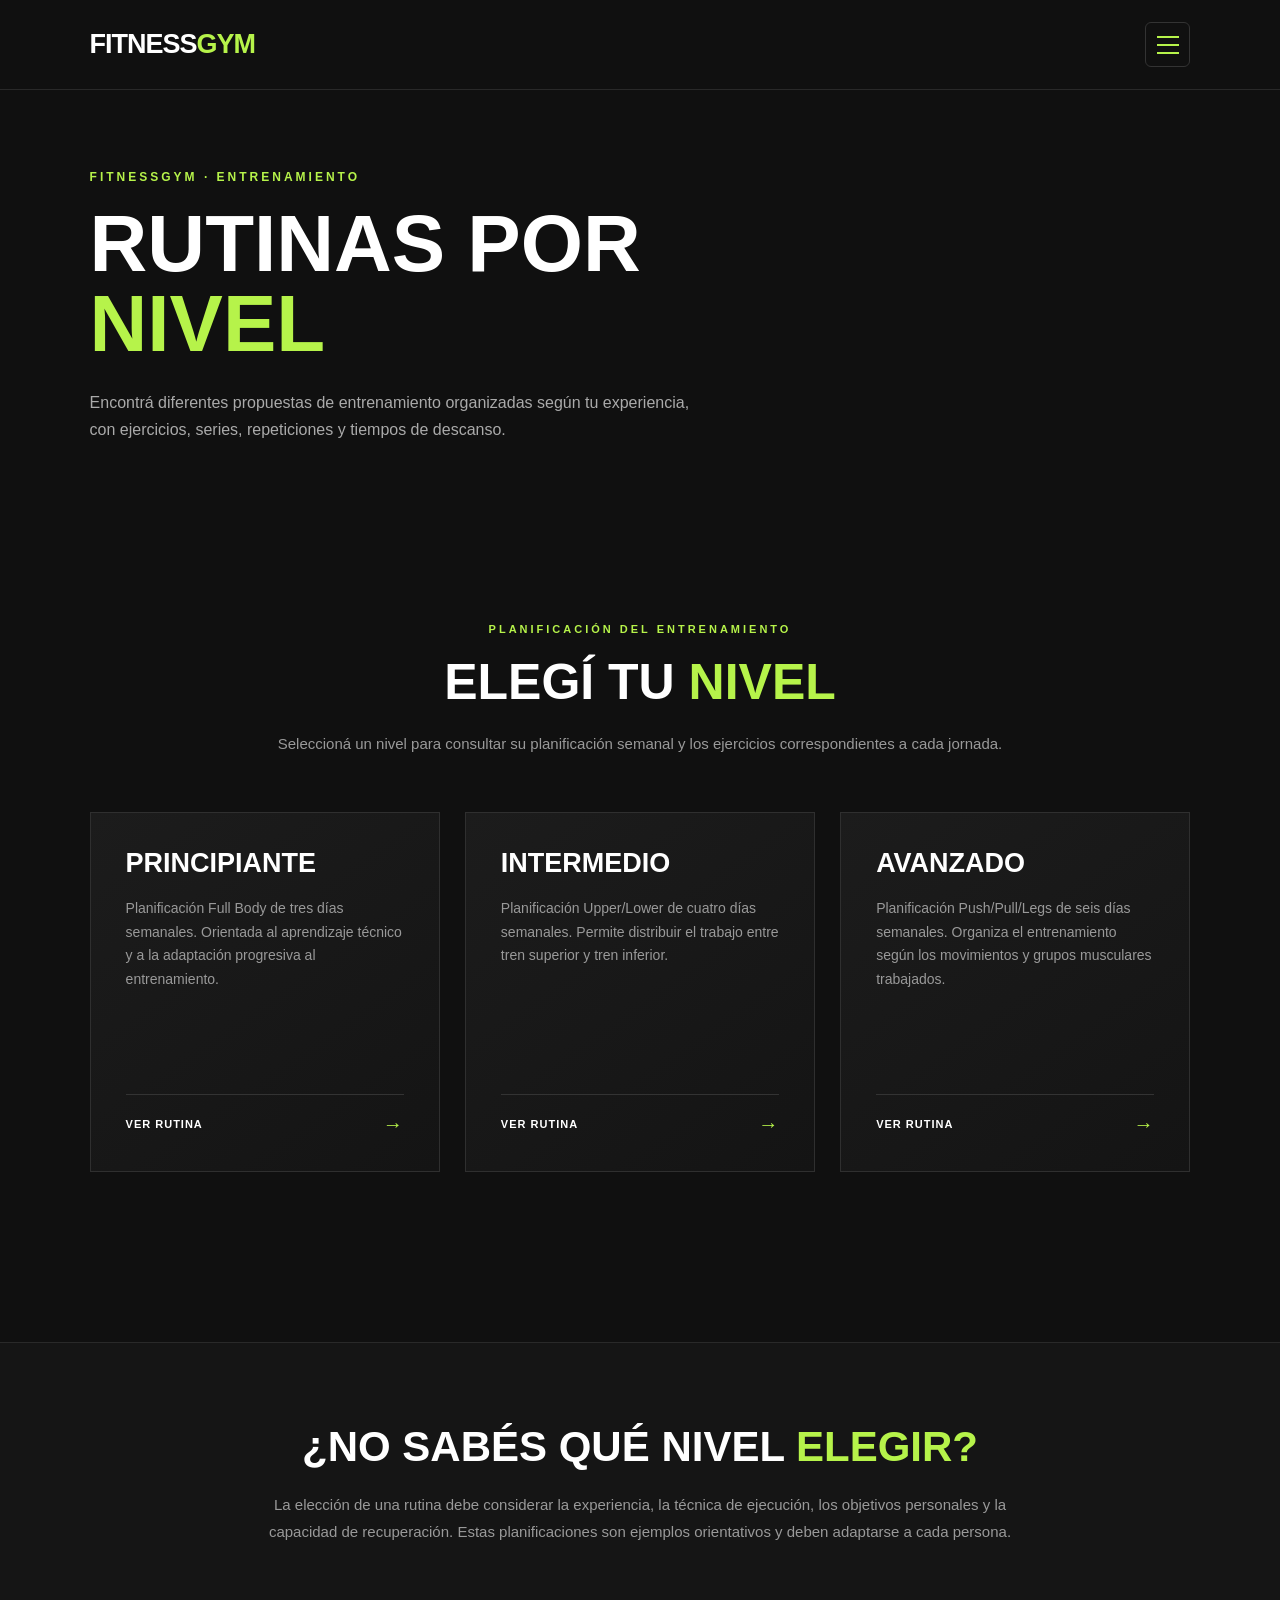
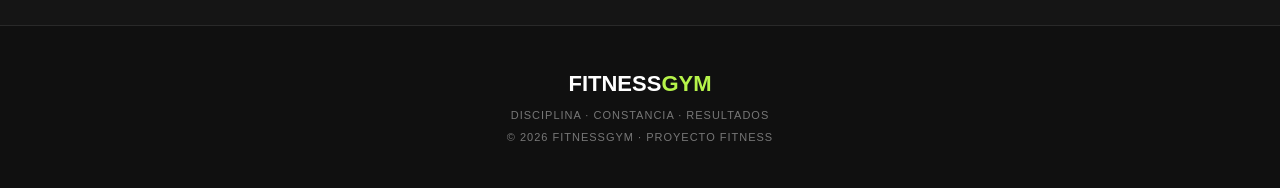
<file: RUTINA-NIVELES.html>
<!doctype html>
<html lang="es">
  <head>
    <meta charset="UTF-8" />
    <meta name="viewport" content="width=device-width, initial-scale=1.0" />

    <title>FITNESSGYM | Rutinas por nivel</title>

    <link rel="stylesheet" href="RUTINA-NIVELES.css" />

    <script src="RUTINA-NIVELES.js" defer></script>
  </head>

  <body>
    <!-- ENCABEZADO -->

    <header class="ENCABEZADO">
      <a href="index.html" class="LOGO"> FITNESS<span>GYM</span> </a>

      <!-- BOTON DEL MENU -->

      <button class="BOTON-MENU" id="BOTON-MENU" aria-label="Abrir menú">
        <span></span>
        <span></span>
        <span></span>
      </button>

      <!-- MENU DESPLEGABLE -->

      <nav class="MENU-DESPLEGABLE" id="MENU-DESPLEGABLE">
        <a href="index.html">INICIO</a>

        <a href="TIENDA.html">TIENDA</a>

        <a href="RUTINA.html">RUTINAS</a>

        <a href="CONTACTO.html">CONTACTO</a>
      </nav>
    </header>

    <!-- CONTENIDO PRINCIPAL -->

    <main class="CONTENIDO-PRINCIPAL">
      <!-- PRESENTACION -->

      <section class="PORTADA-NIVEL">
        <div class="CONTENIDO-PORTADA">
          <p class="SUBTITULO">FITNESSGYM · ENTRENAMIENTO</p>

          <h1>
            RUTINAS POR
            <span>NIVEL</span>
          </h1>

          <p class="DESCRIPCION">
            Encontrá diferentes propuestas de entrenamiento organizadas según tu
            experiencia, con ejercicios, series, repeticiones y tiempos de
            descanso.
          </p>
        </div>
      </section>

      <!-- SELECCION DE NIVEL -->

      <section class="SECCION-NIVELES">
        <div class="ENCABEZADO-SECCION">
          <p class="SUBTITULO-SECCION">PLANIFICACIÓN DEL ENTRENAMIENTO</p>

          <h2>
            ELEGÍ TU
            <span>NIVEL</span>
          </h2>

          <p class="DESCRIPCION-SECCION">
            Seleccioná un nivel para consultar su planificación semanal y los
            ejercicios correspondientes a cada jornada.
          </p>
        </div>

        <!-- TARJETAS DE NIVELES -->

        <div class="CONTENEDOR-NIVELES">
          <!-- PRINCIPIANTE -->

          <article class="TARJETA-NIVEL">
            <h3>PRINCIPIANTE</h3>

            <p>
              Planificación Full Body de tres días semanales. Orientada al
              aprendizaje técnico y a la adaptación progresiva al entrenamiento.
            </p>

            <button class="BOTON-NIVEL" data-nivel="PRINCIPIANTE" type="button">
              VER RUTINA
              <span>→</span>
            </button>
          </article>

          <!-- INTERMEDIO -->

          <article class="TARJETA-NIVEL">
            <h3>INTERMEDIO</h3>

            <p>
              Planificación Upper/Lower de cuatro días semanales. Permite
              distribuir el trabajo entre tren superior y tren inferior.
            </p>

            <button class="BOTON-NIVEL" data-nivel="INTERMEDIO" type="button">
              VER RUTINA
              <span>→</span>
            </button>
          </article>

          <!-- AVANZADO -->

          <article class="TARJETA-NIVEL">
            <h3>AVANZADO</h3>

            <p>
              Planificación Push/Pull/Legs de seis días semanales. Organiza el
              entrenamiento según los movimientos y grupos musculares
              trabajados.
            </p>

            <button class="BOTON-NIVEL" data-nivel="AVANZADO" type="button">
              VER RUTINA
              <span>→</span>
            </button>
          </article>
        </div>

        <!-- CONTENIDO DE LAS RUTINAS -->

        <div class="CONTENIDO-NIVEL">
          <!-- ================================= -->
          <!-- RUTINA PRINCIPIANTE -->
          <!-- ================================= -->

          <section class="INFORMACION-NIVEL" id="PRINCIPIANTE">
            <div class="ENCABEZADO-RUTINA">
              <p class="ETIQUETA-RUTINA">PLANIFICACIÓN SEMANAL · 3 DÍAS</p>

              <h2>FULL <span>BODY</span></h2>

              <p>
                Entrenamiento de cuerpo completo. Cada jornada trabaja
                diferentes grupos musculares para desarrollar una base de fuerza
                y mejorar la técnica de ejecución.
              </p>
            </div>

            <!-- DIA 1 -->

            <article class="DIA-RUTINA">
              <button class="BOTON-DIA" type="button">
                <span>DÍA 1 · CUERPO COMPLETO</span>
                <span>+</span>
              </button>

              <div class="CONTENIDO-DIA">
                <div class="EJERCICIO">
                  <span>SENTADILLA</span>
                  <span>3 series · 10 repeticiones</span>
                  <span>Descanso: 90 segundos</span>
                </div>

                <div class="EJERCICIO">
                  <span>PRESS DE BANCA</span>
                  <span>3 series · 10 repeticiones</span>
                  <span>Descanso: 90 segundos</span>
                </div>

                <div class="EJERCICIO">
                  <span>REMO EN POLEA</span>
                  <span>3 series · 12 repeticiones</span>
                  <span>Descanso: 60 segundos</span>
                </div>

                <div class="EJERCICIO">
                  <span>PRESS DE HOMBROS</span>
                  <span>2 series · 12 repeticiones</span>
                  <span>Descanso: 60 segundos</span>
                </div>

                <div class="EJERCICIO">
                  <span>CURL DE BÍCEPS</span>
                  <span>2 series · 12 repeticiones</span>
                  <span>Descanso: 60 segundos</span>
                </div>

                <div class="EJERCICIO">
                  <span>PLANCHA ABDOMINAL</span>
                  <span>2 series · 20 a 30 segundos</span>
                  <span>Descanso: 45 segundos</span>
                </div>
              </div>
            </article>

            <!-- DIA 2 -->

            <article class="DIA-RUTINA">
              <button class="BOTON-DIA" type="button">
                <span>DÍA 2 · CUERPO COMPLETO</span>
                <span>+</span>
              </button>

              <div class="CONTENIDO-DIA">
                <div class="EJERCICIO">
                  <span>PRENSA DE PIERNAS</span>
                  <span>3 series · 12 repeticiones</span>
                  <span>Descanso: 90 segundos</span>
                </div>

                <div class="EJERCICIO">
                  <span>JALÓN AL PECHO</span>
                  <span>3 series · 12 repeticiones</span>
                  <span>Descanso: 60 segundos</span>
                </div>

                <div class="EJERCICIO">
                  <span>PRESS INCLINADO CON MANCUERNAS</span>
                  <span>3 series · 10 repeticiones</span>
                  <span>Descanso: 90 segundos</span>
                </div>

                <div class="EJERCICIO">
                  <span>EXTENSIÓN DE CUÁDRICEPS</span>
                  <span>2 series · 12 repeticiones</span>
                  <span>Descanso: 60 segundos</span>
                </div>

                <div class="EJERCICIO">
                  <span>EXTENSIÓN DE TRÍCEPS EN POLEA</span>
                  <span>2 series · 12 repeticiones</span>
                  <span>Descanso: 60 segundos</span>
                </div>

                <div class="EJERCICIO">
                  <span>ELEVACIÓN DE RODILLAS</span>
                  <span>2 series · 12 repeticiones</span>
                  <span>Descanso: 45 segundos</span>
                </div>
              </div>
            </article>

            <!-- DIA 3 -->

            <article class="DIA-RUTINA">
              <button class="BOTON-DIA" type="button">
                <span>DÍA 3 · CUERPO COMPLETO</span>
                <span>+</span>
              </button>

              <div class="CONTENIDO-DIA">
                <div class="EJERCICIO">
                  <span>PESO MUERTO RUMANO</span>
                  <span>3 series · 10 repeticiones</span>
                  <span>Descanso: 90 segundos</span>
                </div>

                <div class="EJERCICIO">
                  <span>PRESS DE BANCA CON MANCUERNAS</span>
                  <span>3 series · 10 repeticiones</span>
                  <span>Descanso: 90 segundos</span>
                </div>

                <div class="EJERCICIO">
                  <span>REMO CON MANCUERNA</span>
                  <span>3 series · 12 repeticiones</span>
                  <span>Descanso: 60 segundos</span>
                </div>

                <div class="EJERCICIO">
                  <span>CURL FEMORAL</span>
                  <span>2 series · 12 repeticiones</span>
                  <span>Descanso: 60 segundos</span>
                </div>

                <div class="EJERCICIO">
                  <span>ELEVACIONES LATERALES</span>
                  <span>2 series · 12 repeticiones</span>
                  <span>Descanso: 60 segundos</span>
                </div>

                <div class="EJERCICIO">
                  <span>ABDOMINALES</span>
                  <span>2 series · 15 repeticiones</span>
                  <span>Descanso: 45 segundos</span>
                </div>
              </div>
            </article>
          </section>

          <!-- ================================= -->
          <!-- RUTINA INTERMEDIO -->
          <!-- ================================= -->

          <section class="INFORMACION-NIVEL" id="INTERMEDIO">
            <div class="ENCABEZADO-RUTINA">
              <p class="ETIQUETA-RUTINA">PLANIFICACIÓN SEMANAL · 4 DÍAS</p>

              <h2>UPPER / <span>LOWER</span></h2>

              <p>
                División del entrenamiento en tren superior e inferior. Permite
                distribuir el volumen de trabajo durante cuatro jornadas
                semanales.
              </p>
            </div>

            <!-- DIA 1 UPPER -->

            <article class="DIA-RUTINA">
              <button class="BOTON-DIA" type="button">
                <span>DÍA 1 · UPPER A</span>
                <span>+</span>
              </button>

              <div class="CONTENIDO-DIA">
                <div class="EJERCICIO">
                  <span>PRESS DE BANCA</span>
                  <span>3 series · 8 a 10 repeticiones</span>
                  <span>Descanso: 120 segundos</span>
                </div>

                <div class="EJERCICIO">
                  <span>REMO CON BARRA</span>
                  <span>3 series · 8 a 10 repeticiones</span>
                  <span>Descanso: 120 segundos</span>
                </div>

                <div class="EJERCICIO">
                  <span>PRESS MILITAR</span>
                  <span>3 series · 10 repeticiones</span>
                  <span>Descanso: 90 segundos</span>
                </div>

                <div class="EJERCICIO">
                  <span>JALÓN AL PECHO</span>
                  <span>3 series · 12 repeticiones</span>
                  <span>Descanso: 90 segundos</span>
                </div>

                <div class="EJERCICIO">
                  <span>CURL DE BÍCEPS</span>
                  <span>2 series · 12 repeticiones</span>
                  <span>Descanso: 60 segundos</span>
                </div>

                <div class="EJERCICIO">
                  <span>EXTENSIÓN DE TRÍCEPS</span>
                  <span>2 series · 12 repeticiones</span>
                  <span>Descanso: 60 segundos</span>
                </div>
              </div>
            </article>

            <!-- DIA 2 LOWER -->

            <article class="DIA-RUTINA">
              <button class="BOTON-DIA" type="button">
                <span>DÍA 2 · LOWER A</span>
                <span>+</span>
              </button>

              <div class="CONTENIDO-DIA">
                <div class="EJERCICIO">
                  <span>SENTADILLA CON BARRA</span>
                  <span>3 series · 8 a 10 repeticiones</span>
                  <span>Descanso: 120 segundos</span>
                </div>

                <div class="EJERCICIO">
                  <span>PESO MUERTO RUMANO</span>
                  <span>3 series · 10 repeticiones</span>
                  <span>Descanso: 120 segundos</span>
                </div>

                <div class="EJERCICIO">
                  <span>PRENSA DE PIERNAS</span>
                  <span>3 series · 12 repeticiones</span>
                  <span>Descanso: 90 segundos</span>
                </div>

                <div class="EJERCICIO">
                  <span>CURL FEMORAL</span>
                  <span>3 series · 12 repeticiones</span>
                  <span>Descanso: 60 segundos</span>
                </div>

                <div class="EJERCICIO">
                  <span>ELEVACIÓN DE GEMELOS</span>
                  <span>3 series · 15 repeticiones</span>
                  <span>Descanso: 60 segundos</span>
                </div>

                <div class="EJERCICIO">
                  <span>ABDOMINALES</span>
                  <span>3 series · 15 repeticiones</span>
                  <span>Descanso: 45 segundos</span>
                </div>
              </div>
            </article>

            <!-- DIA 3 UPPER -->

            <article class="DIA-RUTINA">
              <button class="BOTON-DIA" type="button">
                <span>DÍA 3 · UPPER B</span>
                <span>+</span>
              </button>

              <div class="CONTENIDO-DIA">
                <div class="EJERCICIO">
                  <span>PRESS INCLINADO CON MANCUERNAS</span>
                  <span>3 series · 10 repeticiones</span>
                  <span>Descanso: 90 segundos</span>
                </div>

                <div class="EJERCICIO">
                  <span>REMO EN POLEA</span>
                  <span>3 series · 12 repeticiones</span>
                  <span>Descanso: 90 segundos</span>
                </div>

                <div class="EJERCICIO">
                  <span>ELEVACIONES LATERALES</span>
                  <span>3 series · 12 repeticiones</span>
                  <span>Descanso: 60 segundos</span>
                </div>

                <div class="EJERCICIO">
                  <span>JALÓN CON AGARRE ESTRECHO</span>
                  <span>3 series · 10 repeticiones</span>
                  <span>Descanso: 90 segundos</span>
                </div>

                <div class="EJERCICIO">
                  <span>CURL MARTILLO</span>
                  <span>2 series · 12 repeticiones</span>
                  <span>Descanso: 60 segundos</span>
                </div>

                <div class="EJERCICIO">
                  <span>EXTENSIÓN DE TRÍCEPS CON CUERDA</span>
                  <span>2 series · 12 repeticiones</span>
                  <span>Descanso: 60 segundos</span>
                </div>
              </div>
            </article>

            <!-- DIA 4 LOWER -->

            <article class="DIA-RUTINA">
              <button class="BOTON-DIA" type="button">
                <span>DÍA 4 · LOWER B</span>
                <span>+</span>
              </button>

              <div class="CONTENIDO-DIA">
                <div class="EJERCICIO">
                  <span>SENTADILLA HACK</span>
                  <span>3 series · 10 repeticiones</span>
                  <span>Descanso: 120 segundos</span>
                </div>

                <div class="EJERCICIO">
                  <span>HIP THRUST</span>
                  <span>3 series · 10 repeticiones</span>
                  <span>Descanso: 90 segundos</span>
                </div>

                <div class="EJERCICIO">
                  <span>EXTENSIÓN DE CUÁDRICEPS</span>
                  <span>3 series · 12 repeticiones</span>
                  <span>Descanso: 60 segundos</span>
                </div>

                <div class="EJERCICIO">
                  <span>CURL FEMORAL</span>
                  <span>3 series · 12 repeticiones</span>
                  <span>Descanso: 60 segundos</span>
                </div>

                <div class="EJERCICIO">
                  <span>ELEVACIÓN DE GEMELOS</span>
                  <span>3 series · 15 repeticiones</span>
                  <span>Descanso: 60 segundos</span>
                </div>

                <div class="EJERCICIO">
                  <span>PLANCHA ABDOMINAL</span>
                  <span>3 series · 30 segundos</span>
                  <span>Descanso: 45 segundos</span>
                </div>
              </div>
            </article>
          </section>

          <!-- ================================= -->
          <!-- RUTINA AVANZADO -->
          <!-- ================================= -->

          <section class="INFORMACION-NIVEL" id="AVANZADO">
            <div class="ENCABEZADO-RUTINA">
              <p class="ETIQUETA-RUTINA">PLANIFICACIÓN SEMANAL · 6 DÍAS</p>

              <h2>PUSH / PULL / <span>LEGS</span></h2>

              <p>
                División del entrenamiento en movimientos de empuje, tracción y
                trabajo de piernas. Se organiza en dos ciclos semanales con
                diferentes ejercicios.
              </p>
            </div>

            <!-- DIA 1 PUSH -->

            <article class="DIA-RUTINA">
              <button class="BOTON-DIA" type="button">
                <span>DÍA 1 · PUSH A</span>
                <span>+</span>
              </button>

              <div class="CONTENIDO-DIA">
                <div class="EJERCICIO">
                  <span>PRESS DE BANCA</span>
                  <span>3 series · 6 a 8 repeticiones</span>
                  <span>Descanso: 120 segundos</span>
                </div>

                <div class="EJERCICIO">
                  <span>PRESS INCLINADO</span>
                  <span>3 series · 8 a 10 repeticiones</span>
                  <span>Descanso: 90 segundos</span>
                </div>

                <div class="EJERCICIO">
                  <span>PRESS MILITAR</span>
                  <span>3 series · 8 a 10 repeticiones</span>
                  <span>Descanso: 90 segundos</span>
                </div>

                <div class="EJERCICIO">
                  <span>ELEVACIONES LATERALES</span>
                  <span>3 series · 12 a 15 repeticiones</span>
                  <span>Descanso: 60 segundos</span>
                </div>

                <div class="EJERCICIO">
                  <span>EXTENSIÓN DE TRÍCEPS</span>
                  <span>3 series · 10 a 12 repeticiones</span>
                  <span>Descanso: 60 segundos</span>
                </div>
              </div>
            </article>

            <!-- DIA 2 PULL -->

            <article class="DIA-RUTINA">
              <button class="BOTON-DIA" type="button">
                <span>DÍA 2 · PULL A</span>
                <span>+</span>
              </button>

              <div class="CONTENIDO-DIA">
                <div class="EJERCICIO">
                  <span>DOMINADAS O JALÓN AL PECHO</span>
                  <span>3 series · 8 a 10 repeticiones</span>
                  <span>Descanso: 120 segundos</span>
                </div>

                <div class="EJERCICIO">
                  <span>REMO CON BARRA</span>
                  <span>3 series · 8 a 10 repeticiones</span>
                  <span>Descanso: 120 segundos</span>
                </div>

                <div class="EJERCICIO">
                  <span>REMO EN POLEA</span>
                  <span>3 series · 10 a 12 repeticiones</span>
                  <span>Descanso: 90 segundos</span>
                </div>

                <div class="EJERCICIO">
                  <span>VUELOS POSTERIORES</span>
                  <span>3 series · 12 a 15 repeticiones</span>
                  <span>Descanso: 60 segundos</span>
                </div>

                <div class="EJERCICIO">
                  <span>CURL DE BÍCEPS</span>
                  <span>3 series · 10 a 12 repeticiones</span>
                  <span>Descanso: 60 segundos</span>
                </div>
              </div>
            </article>

            <!-- DIA 3 LEGS -->

            <article class="DIA-RUTINA">
              <button class="BOTON-DIA" type="button">
                <span>DÍA 3 · LEGS A</span>
                <span>+</span>
              </button>

              <div class="CONTENIDO-DIA">
                <div class="EJERCICIO">
                  <span>SENTADILLA CON BARRA</span>
                  <span>3 series · 6 a 8 repeticiones</span>
                  <span>Descanso: 150 segundos</span>
                </div>

                <div class="EJERCICIO">
                  <span>PESO MUERTO RUMANO</span>
                  <span>3 series · 8 a 10 repeticiones</span>
                  <span>Descanso: 120 segundos</span>
                </div>

                <div class="EJERCICIO">
                  <span>PRENSA DE PIERNAS</span>
                  <span>3 series · 10 a 12 repeticiones</span>
                  <span>Descanso: 90 segundos</span>
                </div>

                <div class="EJERCICIO">
                  <span>CURL FEMORAL</span>
                  <span>3 series · 10 a 12 repeticiones</span>
                  <span>Descanso: 60 segundos</span>
                </div>

                <div class="EJERCICIO">
                  <span>ELEVACIÓN DE GEMELOS</span>
                  <span>3 series · 12 a 15 repeticiones</span>
                  <span>Descanso: 60 segundos</span>
                </div>
              </div>
            </article>

            <!-- DIA 4 PUSH -->

            <article class="DIA-RUTINA">
              <button class="BOTON-DIA" type="button">
                <span>DÍA 4 · PUSH B</span>
                <span>+</span>
              </button>

              <div class="CONTENIDO-DIA">
                <div class="EJERCICIO">
                  <span>PRESS INCLINADO CON BARRA</span>
                  <span>3 series · 8 a 10 repeticiones</span>
                  <span>Descanso: 120 segundos</span>
                </div>

                <div class="EJERCICIO">
                  <span>PRESS CON MANCUERNAS</span>
                  <span>3 series · 10 repeticiones</span>
                  <span>Descanso: 90 segundos</span>
                </div>

                <div class="EJERCICIO">
                  <span>PRESS DE HOMBROS CON MANCUERNAS</span>
                  <span>3 series · 10 repeticiones</span>
                  <span>Descanso: 90 segundos</span>
                </div>

                <div class="EJERCICIO">
                  <span>ELEVACIONES LATERALES EN POLEA</span>
                  <span>3 series · 12 a 15 repeticiones</span>
                  <span>Descanso: 60 segundos</span>
                </div>

                <div class="EJERCICIO">
                  <span>EXTENSIÓN DE TRÍCEPS CON CUERDA</span>
                  <span>3 series · 12 repeticiones</span>
                  <span>Descanso: 60 segundos</span>
                </div>
              </div>
            </article>

            <!-- DIA 5 PULL -->

            <article class="DIA-RUTINA">
              <button class="BOTON-DIA" type="button">
                <span>DÍA 5 · PULL B</span>
                <span>+</span>
              </button>

              <div class="CONTENIDO-DIA">
                <div class="EJERCICIO">
                  <span>JALÓN AL PECHO</span>
                  <span>3 series · 10 repeticiones</span>
                  <span>Descanso: 90 segundos</span>
                </div>

                <div class="EJERCICIO">
                  <span>REMO CON MANCUERNA</span>
                  <span>3 series · 10 repeticiones</span>
                  <span>Descanso: 90 segundos</span>
                </div>

                <div class="EJERCICIO">
                  <span>REMO CON AGARRE ESTRECHO</span>
                  <span>3 series · 12 repeticiones</span>
                  <span>Descanso: 90 segundos</span>
                </div>

                <div class="EJERCICIO">
                  <span>VUELOS POSTERIORES</span>
                  <span>3 series · 15 repeticiones</span>
                  <span>Descanso: 60 segundos</span>
                </div>

                <div class="EJERCICIO">
                  <span>CURL MARTILLO</span>
                  <span>3 series · 10 a 12 repeticiones</span>
                  <span>Descanso: 60 segundos</span>
                </div>
              </div>
            </article>

            <!-- DIA 6 LEGS -->

            <article class="DIA-RUTINA">
              <button class="BOTON-DIA" type="button">
                <span>DÍA 6 · LEGS B</span>
                <span>+</span>
              </button>

              <div class="CONTENIDO-DIA">
                <div class="EJERCICIO">
                  <span>SENTADILLA HACK</span>
                  <span>3 series · 10 repeticiones</span>
                  <span>Descanso: 120 segundos</span>
                </div>

                <div class="EJERCICIO">
                  <span>HIP THRUST</span>
                  <span>3 series · 10 a 12 repeticiones</span>
                  <span>Descanso: 90 segundos</span>
                </div>

                <div class="EJERCICIO">
                  <span>EXTENSIÓN DE CUÁDRICEPS</span>
                  <span>3 series · 12 repeticiones</span>
                  <span>Descanso: 60 segundos</span>
                </div>

                <div class="EJERCICIO">
                  <span>CURL FEMORAL</span>
                  <span>3 series · 12 repeticiones</span>
                  <span>Descanso: 60 segundos</span>
                </div>

                <div class="EJERCICIO">
                  <span>ELEVACIÓN DE GEMELOS</span>
                  <span>3 series · 15 repeticiones</span>
                  <span>Descanso: 60 segundos</span>
                </div>
              </div>
            </article>
          </section>
        </div>
      </section>

      <!-- INFORMACION FINAL -->

      <section class="SECCION-AVISO">
        <div class="CONTENIDO-AVISO">
          <h2>
            ¿NO SABÉS QUÉ NIVEL
            <span>ELEGIR?</span>
          </h2>

          <p>
            La elección de una rutina debe considerar la experiencia, la técnica
            de ejecución, los objetivos personales y la capacidad de
            recuperación. Estas planificaciones son ejemplos orientativos y
            deben adaptarse a cada persona.
          </p>
        </div>
      </section>
    </main>

    <!-- PIE DE PAGINA -->

    <footer class="PIE-DE-PAGINA">
      <h3>FITNESS<span>GYM</span></h3>

      <p>DISCIPLINA · CONSTANCIA · RESULTADOS</p>

      <p>© 2026 FITNESSGYM · PROYECTO FITNESS</p>
    </footer>
  </body>
</html>
</file>
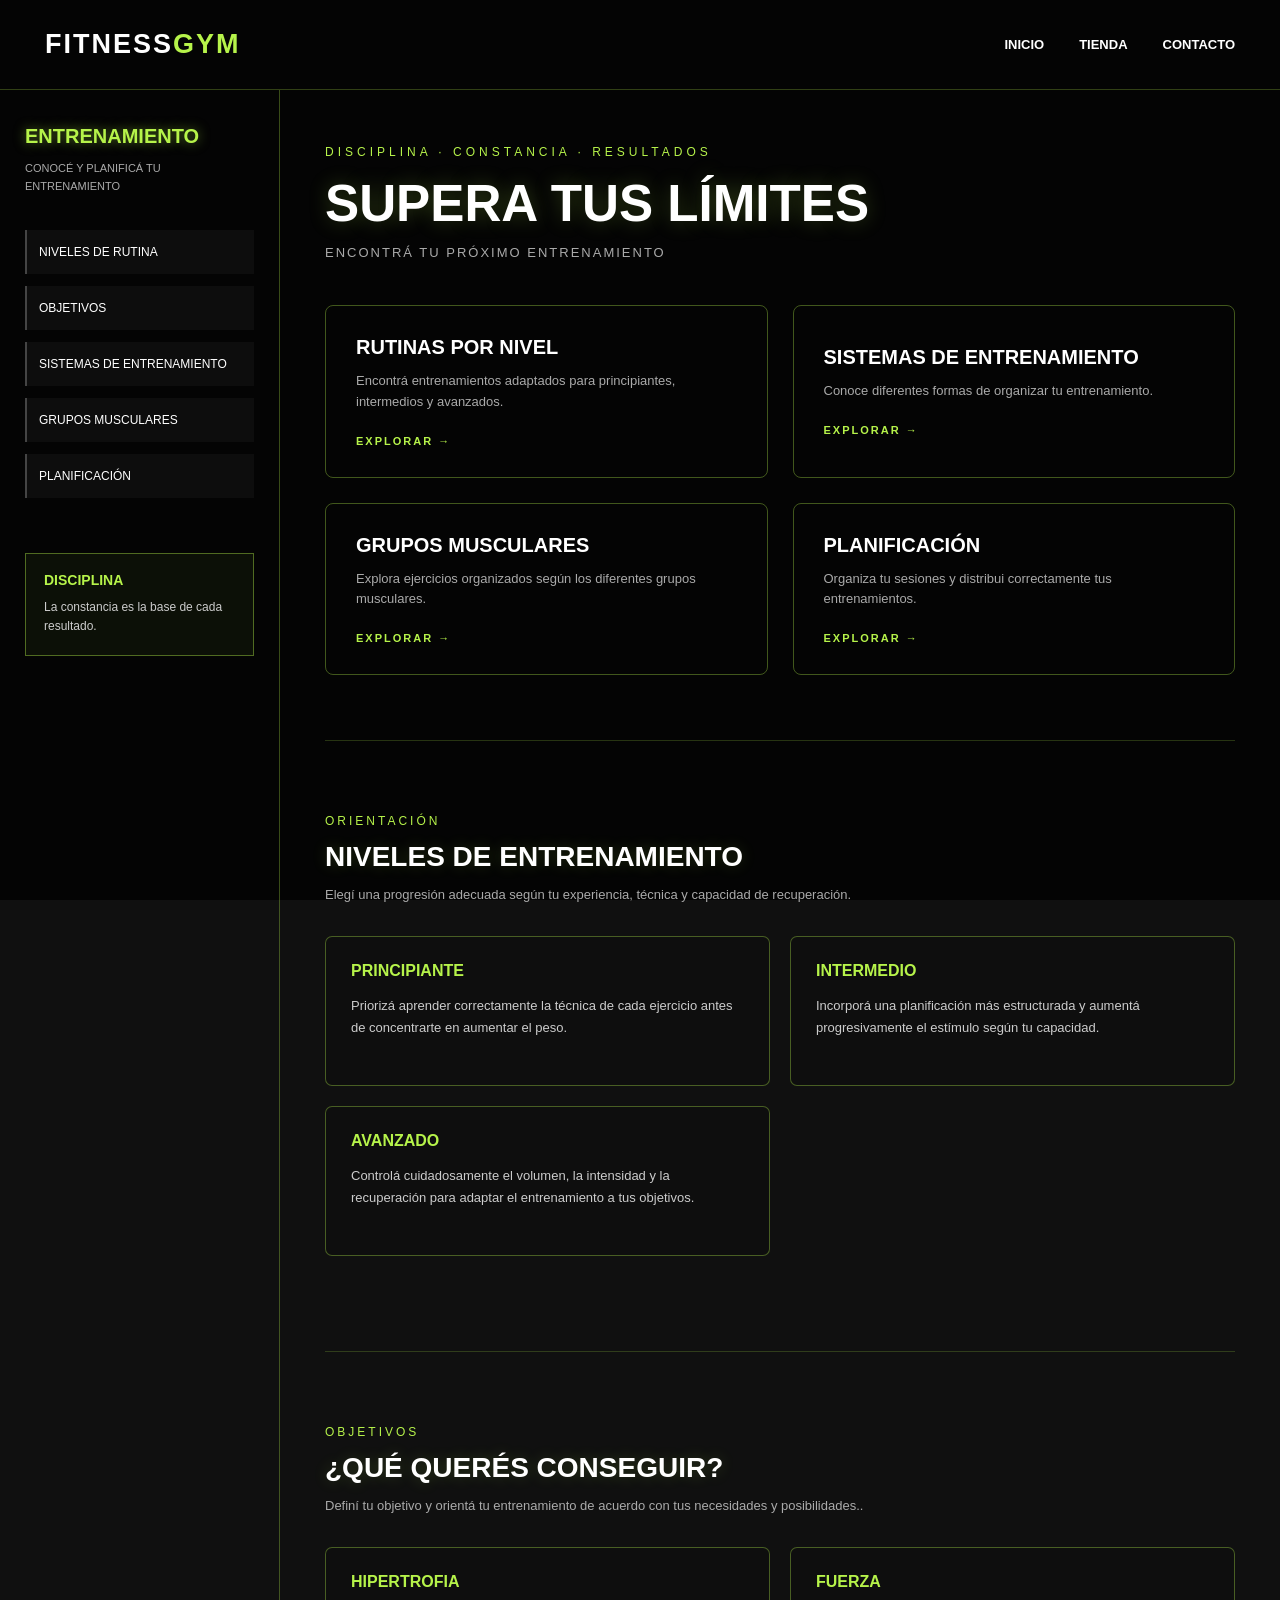
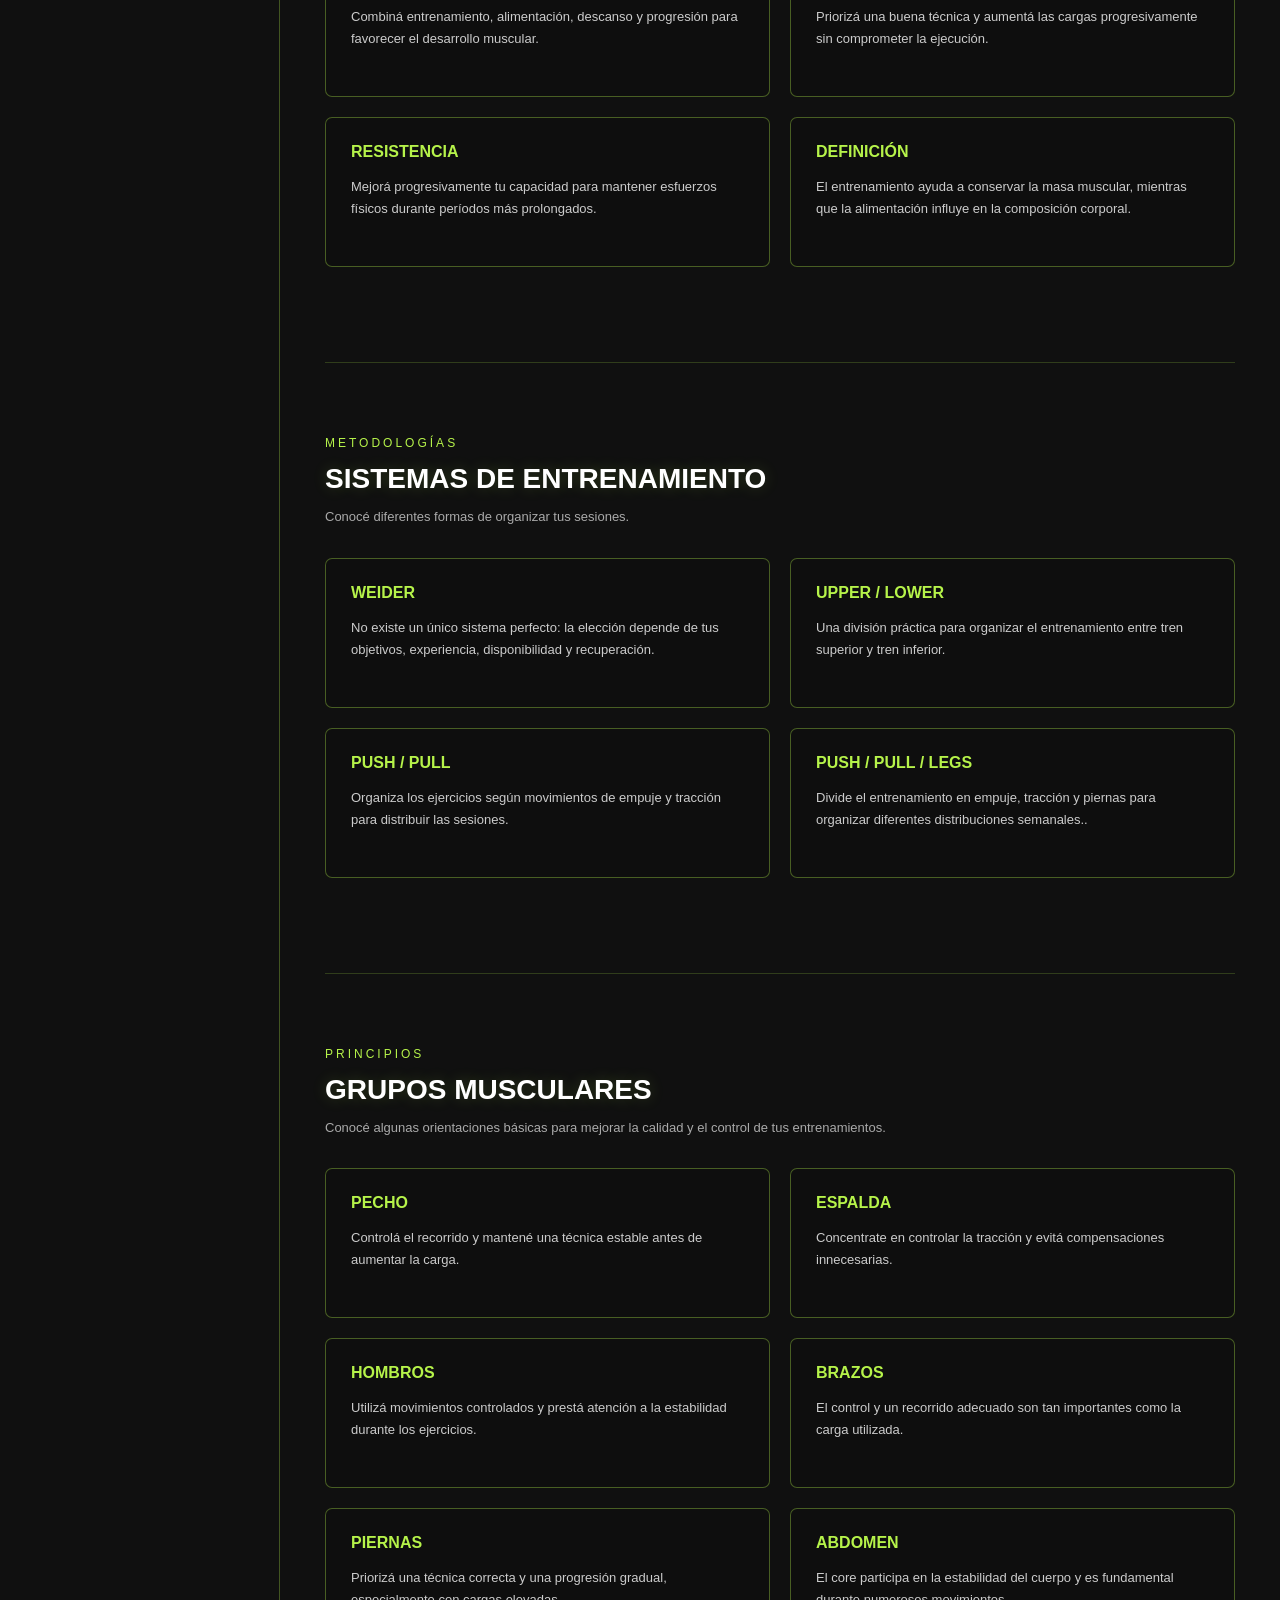
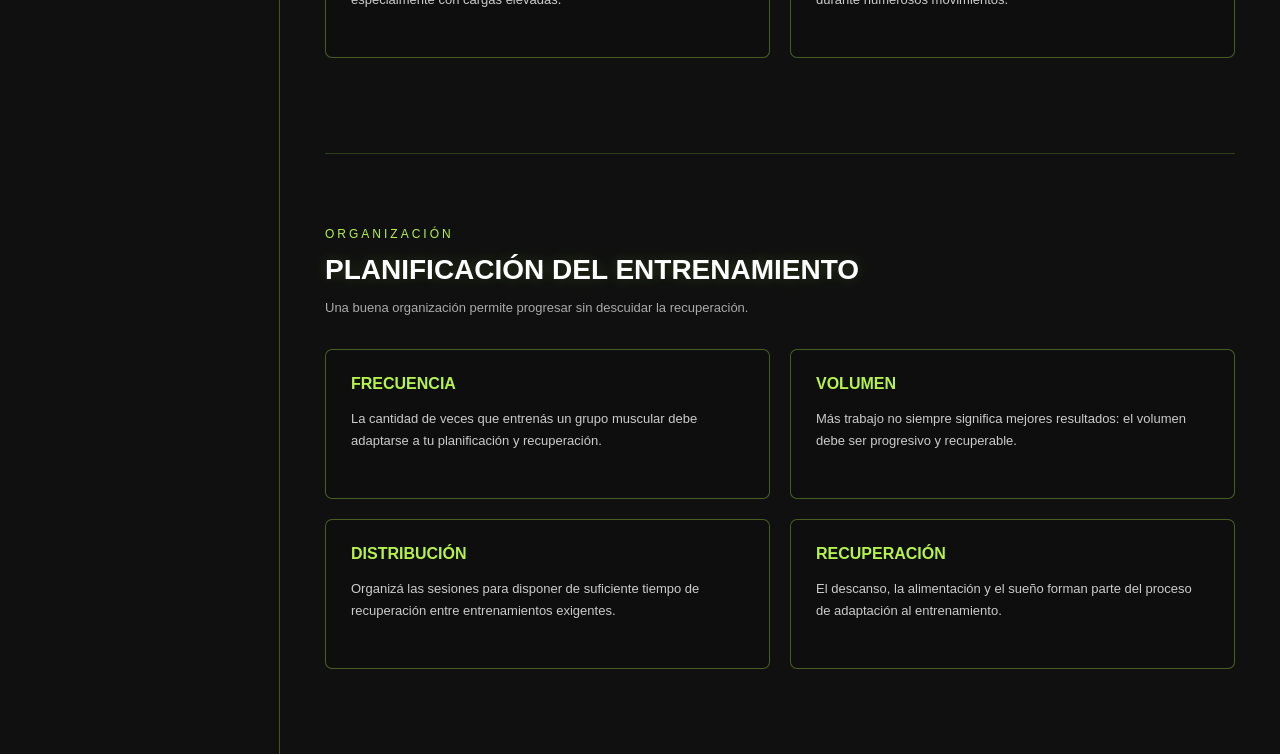
<file: RUTINA.html>
<!doctype html>
<html lang="es">
  <head>
    <meta charset="UTF-8" />

    <meta name="viewport" content="width=device-width, initial-scale=1.0" />

    <title>FITNESSGYM | RUTINAS</title>

    <link rel="stylesheet" href="RUTINA.css" />
  </head>

  <body>
    <!-- VIDEO DE FONDO -->

    <div class="FONDO-VIDEO">
      <video autoplay muted loop playsinline>
        <source src="IMG/ENTRENAMIENTOS/videoplayback.mp4" type="video/mp4" />
      </video>
    </div>

    <!-- CAPA OSCURA -->

    <div class="CAPA-OSCURA"></div>

    <!-- ENCABEZADO -->

    <header class="ENCABEZADO">
      <div class="LOGO">
        <h1>FITNESS<span>GYM</span></h1>
      </div>

      <!-- MENU SUPERIOR DERECHO -->

      <nav class="MENU-SUPERIOR">
        <a href="FITNESS.html">INICIO</a>

        <a href="TIENDA.html">TIENDA</a>

        <a href="CONTACTO.html">CONTACTO</a>
      </nav>
    </header>

    <!-- CONTENIDO PRINCIPAL -->

    <main class="CONTENEDOR-PRINCIPAL">
      <!-- MENU LATERAL IZQUIERDO -->

      <aside class="MENU-LATERAL">
        <h2>ENTRENAMIENTO</h2>

        <p>CONOCÉ Y PLANIFICÁ TU ENTRENAMIENTO</p>

        <nav class="OPCIONES-LATERALES">
          <a href="RUTINA-NIVELES.html">NIVELES DE RUTINA</a>

          <a href="RUTINA-OBJETIVOS.html">OBJETIVOS</a>

          <a href="SISTEMAS.html">SISTEMAS DE ENTRENAMIENTO</a>

          <a href="EJERCICIOS.html">GRUPOS MUSCULARES</a>

          <a href="PLANIFICACION.html">PLANIFICACIÓN</a>
        </nav>

        <div class="INFORMACION-LATERAL">
          <h3>DISCIPLINA</h3>

          <p>La constancia es la base de cada resultado.</p>
        </div>
      </aside>

      <!-- CUADROS PRINCIPALES -->

      <section class="CONTENIDO-RUTINAS">
        <div class="PRESENTACION-RUTINAS">
          <p>DISCIPLINA · CONSTANCIA · RESULTADOS</p>

          <h2>SUPERA TUS LÍMITES</h2>

          <span>ENCONTRÁ TU PRÓXIMO ENTRENAMIENTO</span>
        </div>

        <div class="CONTENEDOR-TARJETAS">
          <a href="RUTINA-NIVELES.html" class="TARJETA-RUTINA">
            <h3>RUTINAS POR NIVEL</h3>

            <p>
              Encontrá entrenamientos adaptados para principiantes, intermedios
              y avanzados.
            </p>

            <strong>EXPLORAR →</strong>
          </a>

          <a href="SISTEMAS.html" class="TARJETA-RUTINA">
            <h3>SISTEMAS DE ENTRENAMIENTO</h3>

            <p>Conoce diferentes formas de organizar tu entrenamiento.</p>

            <strong>EXPLORAR →</strong>
          </a>

          <a href="EJERCICIOS.html" class="TARJETA-RUTINA">
            <h3>GRUPOS MUSCULARES</h3>

            <p>
              Explora ejercicios organizados según los diferentes grupos
              musculares.
            </p>

            <strong>EXPLORAR →</strong>
          </a>

          <a href="PLANIFICACION.html" class="TARJETA-RUTINA">
            <h3>PLANIFICACIÓN</h3>

            <p>
              Organiza tu sesiones y distribui correctamente tus entrenamientos.
            </p>

            <strong>EXPLORAR →</strong>
          </a>
        </div>
        <!-- SECCIONES INFORMATIVAS DE RUTINA -->

        <!-- NIVELES DE ENTRENAMIENTO -->

        <section class="SECCION-INFORMATIVA" id="NIVELES">
          <div class="TITULO-SECCION">
            <span>ORIENTACIÓN</span>

            <h2>NIVELES DE ENTRENAMIENTO</h2>

            <p>
              Elegí una progresión adecuada según tu experiencia, técnica y
              capacidad de recuperación.
            </p>
          </div>

          <div class="CONTENEDOR-INFORMACION">
            <article class="TARJETA-INFORMATIVA">
              <h3>PRINCIPIANTE</h3>

              <p>
                Priorizá aprender correctamente la técnica de cada ejercicio
                antes de concentrarte en aumentar el peso.
              </p>
            </article>

            <article class="TARJETA-INFORMATIVA">
              <h3>INTERMEDIO</h3>

              <p>
                Incorporá una planificación más estructurada y aumentá
                progresivamente el estímulo según tu capacidad.
              </p>
            </article>

            <article class="TARJETA-INFORMATIVA">
              <h3>AVANZADO</h3>

              <p>
                Controlá cuidadosamente el volumen, la intensidad y la
                recuperación para adaptar el entrenamiento a tus objetivos.
              </p>
            </article>
          </div>
        </section>

        <!-- OBJETIVOS -->

        <section class="SECCION-INFORMATIVA" id="OBJETIVOS">
          <div class="TITULO-SECCION">
            <span>OBJETIVOS</span>

            <h2>¿QUÉ QUERÉS CONSEGUIR?</h2>

            <p>
              Definí tu objetivo y orientá tu entrenamiento de acuerdo con tus
              necesidades y posibilidades..
            </p>
          </div>

          <div class="CONTENEDOR-INFORMACION">
            <article class="TARJETA-INFORMATIVA">
              <h3>HIPERTROFIA</h3>

              <p>
                Combiná entrenamiento, alimentación, descanso y progresión para
                favorecer el desarrollo muscular.
              </p>
            </article>

            <article class="TARJETA-INFORMATIVA">
              <h3>FUERZA</h3>

              <p>
                Priorizá una buena técnica y aumentá las cargas progresivamente
                sin comprometer la ejecución.
              </p>
            </article>

            <article class="TARJETA-INFORMATIVA">
              <h3>RESISTENCIA</h3>

              <p>
                Mejorá progresivamente tu capacidad para mantener esfuerzos
                físicos durante períodos más prolongados.
              </p>
            </article>

            <article class="TARJETA-INFORMATIVA">
              <h3>DEFINICIÓN</h3>

              <p>
                El entrenamiento ayuda a conservar la masa muscular, mientras
                que la alimentación influye en la composición corporal.
              </p>
            </article>
          </div>
        </section>

        <!-- SISTEMAS DE ENTRENAMIENTO -->

        <section class="SECCION-INFORMATIVA" id="SISTEMAS">
          <div class="TITULO-SECCION">
            <span>METODOLOGÍAS</span>

            <h2>SISTEMAS DE ENTRENAMIENTO</h2>

            <p>Conocé diferentes formas de organizar tus sesiones.</p>
          </div>

          <div class="CONTENEDOR-INFORMACION">
            <article class="TARJETA-INFORMATIVA">
              <h3>WEIDER</h3>

              <p>
                No existe un único sistema perfecto: la elección depende de tus
                objetivos, experiencia, disponibilidad y recuperación.
              </p>
            </article>

            <article class="TARJETA-INFORMATIVA">
              <h3>UPPER / LOWER</h3>

              <p>
                Una división práctica para organizar el entrenamiento entre tren
                superior y tren inferior.
              </p>
            </article>

            <article class="TARJETA-INFORMATIVA">
              <h3>PUSH / PULL</h3>

              <p>
                Organiza los ejercicios según movimientos de empuje y tracción
                para distribuir las sesiones.
              </p>
            </article>

            <article class="TARJETA-INFORMATIVA">
              <h3>PUSH / PULL / LEGS</h3>

              <p>
                Divide el entrenamiento en empuje, tracción y piernas para
                organizar diferentes distribuciones semanales..
              </p>
            </article>
          </div>
        </section>

        <!-- GRUPOS MUSCULARES -->

        <section class="SECCION-INFORMATIVA" id="EJERCICIOS">
          <div class="TITULO-SECCION">
            <span>PRINCIPIOS</span>

            <h2>GRUPOS MUSCULARES</h2>

            <p>
              Conocé algunas orientaciones básicas para mejorar la calidad y el
              control de tus entrenamientos.
            </p>
          </div>

          <div class="CONTENEDOR-INFORMACION">
            <article class="TARJETA-INFORMATIVA">
              <h3>PECHO</h3>
              <p>
                Controlá el recorrido y mantené una técnica estable antes de
                aumentar la carga.
              </p>
            </article>

            <article class="TARJETA-INFORMATIVA">
              <h3>ESPALDA</h3>
              <p>
                Concentrate en controlar la tracción y evitá compensaciones
                innecesarias.
              </p>
            </article>

            <article class="TARJETA-INFORMATIVA">
              <h3>HOMBROS</h3>
              <p>
                Utilizá movimientos controlados y prestá atención a la
                estabilidad durante los ejercicios.
              </p>
            </article>

            <article class="TARJETA-INFORMATIVA">
              <h3>BRAZOS</h3>
              <p>
                El control y un recorrido adecuado son tan importantes como la
                carga utilizada.
              </p>
            </article>

            <article class="TARJETA-INFORMATIVA">
              <h3>PIERNAS</h3>
              <p>
                Priorizá una técnica correcta y una progresión gradual,
                especialmente con cargas elevadas.
              </p>
            </article>

            <article class="TARJETA-INFORMATIVA">
              <h3>ABDOMEN</h3>
              <p>
                El core participa en la estabilidad del cuerpo y es fundamental
                durante numerosos movimientos.
              </p>
            </article>
          </div>
        </section>

        <!-- PLANIFICACION -->

        <section class="SECCION-INFORMATIVA" id="PLANIFICACION">
          <div class="TITULO-SECCION">
            <span>ORGANIZACIÓN</span>

            <h2>PLANIFICACIÓN DEL ENTRENAMIENTO</h2>

            <p>
              Una buena organización permite progresar sin descuidar la
              recuperación.
            </p>
          </div>

          <div class="CONTENEDOR-INFORMACION">
            <article class="TARJETA-INFORMATIVA">
              <h3>FRECUENCIA</h3>

              <p>
                La cantidad de veces que entrenás un grupo muscular debe
                adaptarse a tu planificación y recuperación.
              </p>
            </article>

            <article class="TARJETA-INFORMATIVA">
              <h3>VOLUMEN</h3>

              <p>
                Más trabajo no siempre significa mejores resultados: el volumen
                debe ser progresivo y recuperable.
              </p>
            </article>

            <article class="TARJETA-INFORMATIVA">
              <h3>DISTRIBUCIÓN</h3>

              <p>
                Organizá las sesiones para disponer de suficiente tiempo de
                recuperación entre entrenamientos exigentes.
              </p>
            </article>
            <article class="TARJETA-INFORMATIVA">
              <h3>RECUPERACIÓN</h3>

              <p>
                El descanso, la alimentación y el sueño forman parte del proceso
                de adaptación al entrenamiento.
              </p>
            </article>
          </div>
        </section>
      </section>
    </main>

    <!-- JAVASCRIPT -->

    <script src="RUTINA.js"></script>
  </body>
</html>
</file>
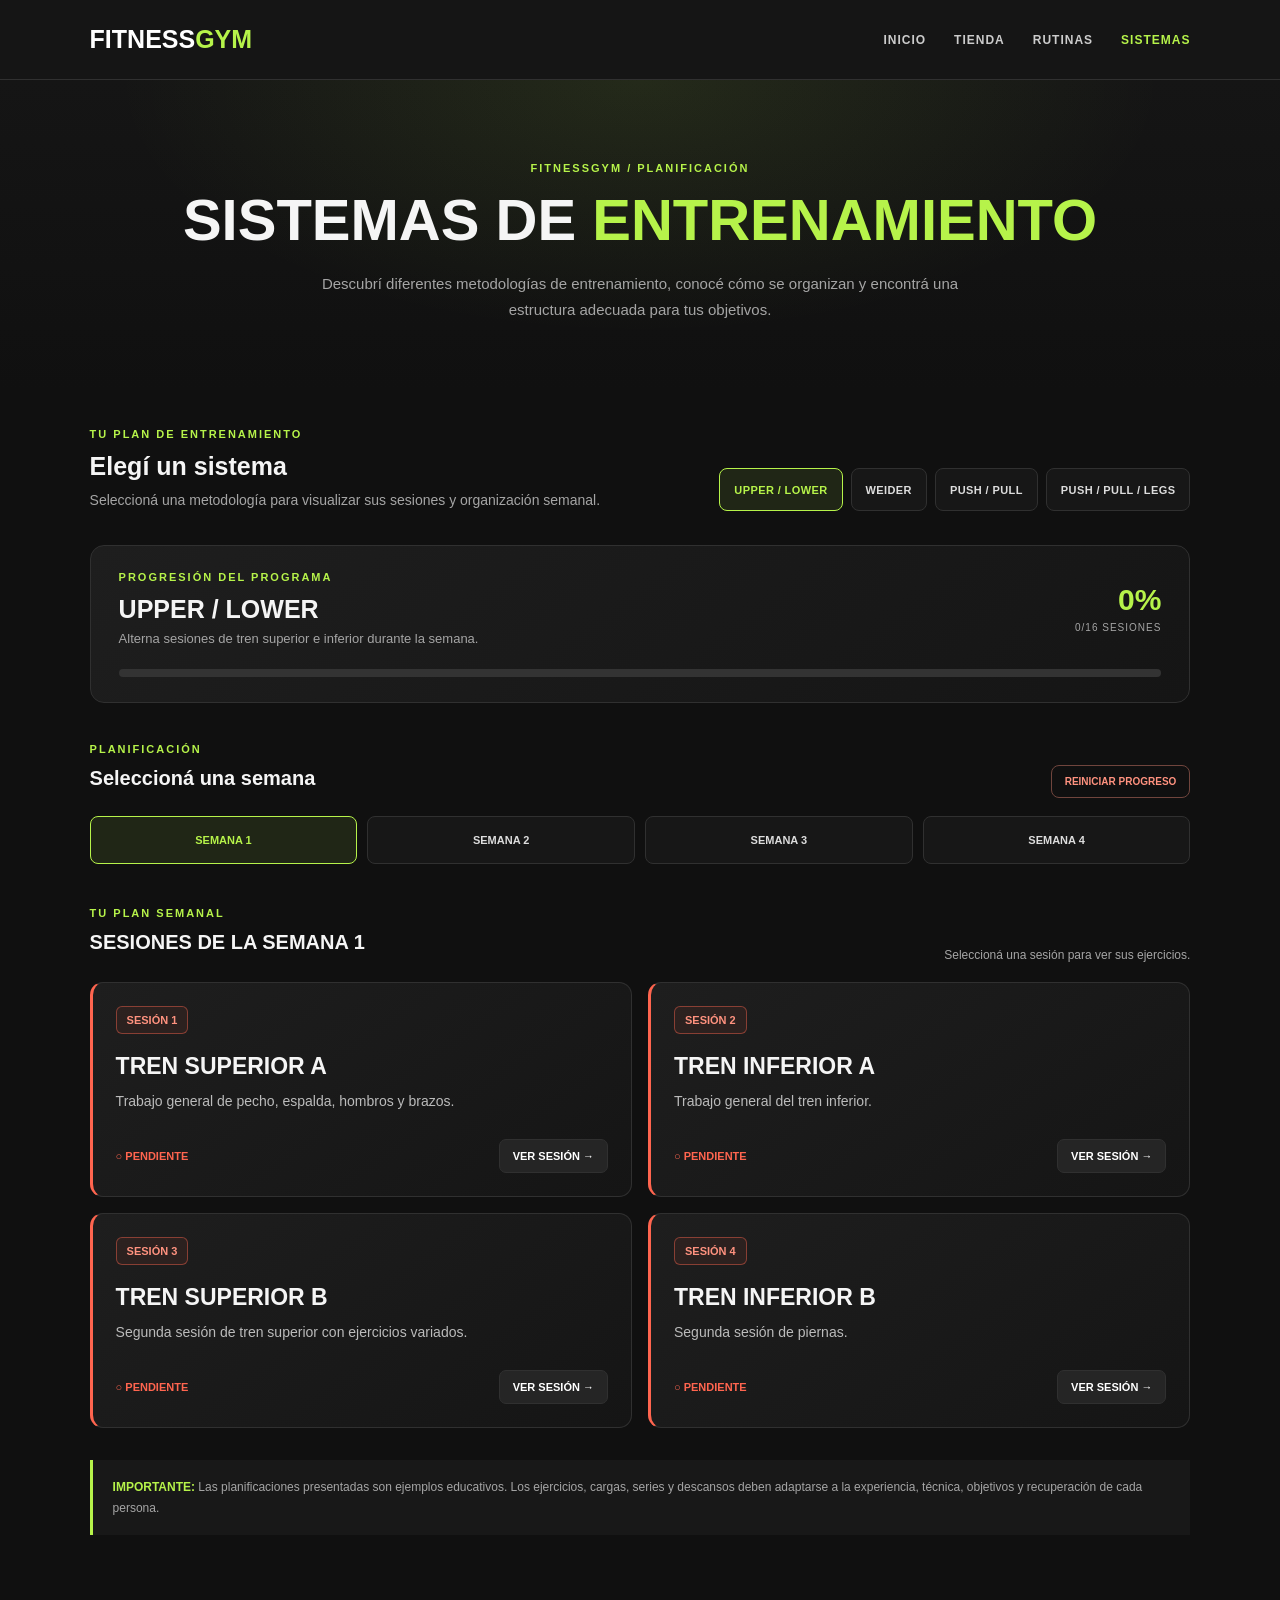
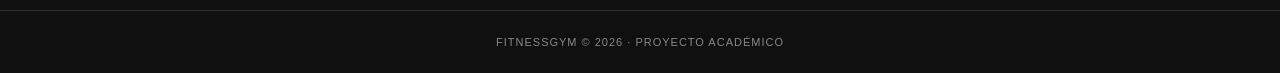
<file: SISTEMAS.html>
<!doctype html>
<html lang="es">
  <head>
    <meta charset="UTF-8" />
    <meta name="viewport" content="width=device-width, initial-scale=1.0" />

    <title>Sistemas de Entrenamiento | FITNESSGYM</title>

    <link rel="stylesheet" href="SISTEMAS.css" />
    <script src="SISTEMAS.js" defer></script>
  </head>

  <body>
    <!-- =========================
         ENCABEZADO Y NAVEGACIÓN
    ========================== -->

    <header class="ENCABEZADO">
      <a href="FITNESS.html" class="LOGO"> FITNESS<span>GYM</span> </a>

      <nav class="NAVEGACION" id="NAVEGACION">
        <a href="FITNESS.html">INICIO</a>
        <a href="TIENDA.html">TIENDA</a>
        <a href="RUTINA.html">RUTINAS</a>
        <a href="SISTEMAS.html" class="ACTUAL">SISTEMAS</a>
      </nav>

      <button class="BOTON-MENU" id="BOTON-MENU" type="button">☰</button>
    </header>

    <!-- =========================
         PORTADA PRINCIPAL
    ========================== -->

    <section class="PORTADA">
      <p class="ETIQUETA">FITNESSGYM / PLANIFICACIÓN</p>

      <h1>
        SISTEMAS DE
        <span>ENTRENAMIENTO</span>
      </h1>

      <p>
        Descubrí diferentes metodologías de entrenamiento, conocé cómo se
        organizan y encontrá una estructura adecuada para tus objetivos.
      </p>
    </section>

    <!-- =========================
         CONTENIDO PRINCIPAL
    ========================== -->

    <main class="CONTENEDOR">
      <!-- =========================
             SELECTOR DE SISTEMAS
        ========================== -->

      <section class="INTRODUCCION">
        <div class="TEXTO-INTRODUCCION">
          <p class="ETIQUETA">TU PLAN DE ENTRENAMIENTO</p>

          <h2>Elegí un sistema</h2>

          <p>
            Seleccioná una metodología para visualizar sus sesiones y
            organización semanal.
          </p>
        </div>

        <div class="SISTEMAS-SELECTOR">
          <button class="BOTON-SISTEMA ACTIVO" data-sistema="UPPER-LOWER">
            UPPER / LOWER
          </button>

          <button class="BOTON-SISTEMA" data-sistema="WEIDER">WEIDER</button>

          <button class="BOTON-SISTEMA" data-sistema="PUSH-PULL">
            PUSH / PULL
          </button>

          <button class="BOTON-SISTEMA" data-sistema="PPL">
            PUSH / PULL / LEGS
          </button>
        </div>
      </section>

      <!-- =========================
             PANEL DE PROGRESO
        ========================== -->

      <section class="PANEL-PROGRESO">
        <div class="CABECERA-PROGRESO">
          <div>
            <p class="ETIQUETA">PROGRESIÓN DEL PROGRAMA</p>

            <h2 id="NOMBRE-SISTEMA">UPPER / LOWER</h2>

            <p id="DESCRIPCION-SISTEMA"></p>
          </div>

          <div class="CONTADOR">
            <strong id="PORCENTAJE">0%</strong>

            <span id="CONTADOR-SESIONES"> 0/16 SESIONES </span>
          </div>
        </div>

        <div class="BARRA-PROGRESO">
          <div id="PROGRESO-RELLENO"></div>
        </div>
      </section>

      <!-- =========================
             SELECTOR DE SEMANAS
        ========================== -->

      <section class="SECCION-SEMANA">
        <div class="TITULO-SECCION">
          <div>
            <p class="ETIQUETA">PLANIFICACIÓN</p>

            <h2>Seleccioná una semana</h2>
          </div>

          <button class="BOTON-REINICIAR" id="BOTON-REINICIAR">
            REINICIAR PROGRESO
          </button>
        </div>

        <div class="SEMANAS">
          <button class="BOTON-SEMANA ACTIVO" data-semana="1">SEMANA 1</button>

          <button class="BOTON-SEMANA" data-semana="2">SEMANA 2</button>

          <button class="BOTON-SEMANA" data-semana="3">SEMANA 3</button>

          <button class="BOTON-SEMANA" data-semana="4">SEMANA 4</button>
        </div>
      </section>

      <!-- =========================
             TARJETAS DE SESIONES
        ========================== -->

      <section class="SESIONES-SECCION">
        <div class="TITULO-SECCION">
          <div>
            <p class="ETIQUETA">TU PLAN SEMANAL</p>

            <h2 id="TITULO-SESIONES">SESIONES DE LA SEMANA 1</h2>
          </div>

          <span class="AYUDA">
            Seleccioná una sesión para ver sus ejercicios.
          </span>
        </div>

        <div class="TARJETAS-SESIONES" id="TARJETAS-SESIONES">
          <!-- LAS TARJETAS SE GENERAN DESDE JAVASCRIPT -->
        </div>
      </section>

      <!-- =========================
             AVISO INFORMATIVO
        ========================== -->

      <div class="AVISO">
        <strong>IMPORTANTE:</strong>

        Las planificaciones presentadas son ejemplos educativos. Los ejercicios,
        cargas, series y descansos deben adaptarse a la experiencia, técnica,
        objetivos y recuperación de cada persona.
      </div>
    </main>

    <!-- =========================
         VENTANA DE DETALLES
    ========================== -->

    <div class="MODAL-FONDO" id="MODAL-FONDO">
      <section class="MODAL">
        <button class="BOTON-CERRAR" id="BOTON-CERRAR">×</button>

        <p class="ETIQUETA" id="MODAL-ETIQUETA">DETALLE DE SESIÓN</p>

        <h2 id="MODAL-TITULO"></h2>

        <p class="MODAL-DESCRIPCION" id="MODAL-DESCRIPCION"></p>

        <div class="LISTA-EJERCICIOS" id="LISTA-EJERCICIOS"></div>

        <button class="BOTON-COMPLETAR" id="BOTON-COMPLETAR">
          MARCAR COMO COMPLETADA
        </button>
      </section>
    </div>

    <!-- =========================
         PIE DE PÁGINA
    ========================== -->

    <footer class="PIE-PAGINA">FITNESSGYM © 2026 · PROYECTO ACADÉMICO</footer>
  </body>
</html>
</file>
<file: FITNESS.css>
* {
  margin: 0;
  padding: 0;
  box-sizing: border-box;
}

html {
  scroll-behavior: smooth;
  scroll-padding-top: 90px;
}

body {
  background-color: #101010;
  color: #f5f5f5;

  font-family: Arial, Helvetica, sans-serif;

  line-height: 1.6;
}

a {
  color: inherit;
  text-decoration: none;
}

button,
a {
  -webkit-tap-highlight-color: transparent;
}

:root {
  --COLOR-FONDO: #101010;
  --COLOR-SECUNDARIO: #151515;
  --COLOR-TARJETA: #191919;

  --COLOR-VERDE: #b6f34a;

  --COLOR-TEXTO: #f5f5f5;
  --COLOR-GRIS: #a5a5a5;

  --COLOR-BORDE: #303030;
}

.ENCABEZADO {
  width: 100%;
  min-height: 80px;

  padding: 0 6%;

  display: flex;
  align-items: center;
  justify-content: space-between;

  gap: 30px;

  background-color: rgba(16, 16, 16, 0.97);

  border-bottom: 1px solid #252525;

  position: sticky;
  top: 0;

  z-index: 1000;
}

.LOGO {
  font-size: 26px;

  font-weight: 900;

  letter-spacing: -1px;

  white-space: nowrap;
}

.LOGO span {
  color: var(--COLOR-VERDE);
}

.MENU {
  display: flex;
  align-items: center;

  gap: 28px;
}

.MENU a {
  font-size: 13px;

  font-weight: 700;

  color: #d0d0d0;

  transition: color 0.3s ease;
}

.MENU a:hover {
  color: var(--COLOR-VERDE);
}

.MENU .BOTON-MENU {
  padding: 11px 19px;

  color: #101010;

  background-color: var(--COLOR-VERDE);

  border-radius: 5px;

  transition:
    background-color 0.3s ease,
    transform 0.3s ease;
}

.MENU .BOTON-MENU:hover {
  background-color: #d0ff83;

  color: #101010;

  transform: translateY(-2px);
}

.PORTADA {
  min-height: 650px;

  height: calc(100vh - 80px);

  max-height: 850px;

  position: relative;

  display: flex;
  align-items: center;

  overflow: hidden;

  background-color: #151515;
}

.CONTENEDOR-IMAGENES {
  position: absolute;

  inset: 0;

  z-index: 0;
}

.IMAGEN-PORTADA {
  position: absolute;

  inset: 0;

  opacity: 0;

  visibility: hidden;

  transition:
    opacity 1.5s ease-in-out,
    visibility 1.5s ease-in-out;
}

.IMAGEN-PORTADA.ACTIVA {
  opacity: 1;

  visibility: visible;
}

.IMAGEN-PORTADA img {
  width: 100%;
  height: 100%;

  display: block;

  object-fit: cover;

  object-position: center;

  transform: none;
}

.CAPA-OSCURA {
  position: absolute;

  inset: 0;

  z-index: 1;

  background: linear-gradient(
    90deg,
    rgba(0, 0, 0, 0.88) 0%,
    rgba(0, 0, 0, 0.62) 48%,
    rgba(0, 0, 0, 0.2) 100%
  );
}

.CONTENIDO-PORTADA {
  width: 100%;

  max-width: 1250px;

  margin: 0 auto;

  padding: 70px 6%;

  position: relative;

  z-index: 2;
}

.ETIQUETA-PORTADA {
  margin-bottom: 22px;

  color: var(--COLOR-VERDE);

  font-size: 12px;

  font-weight: 800;

  letter-spacing: 4px;
}

.CONTENIDO-PORTADA h1 {
  margin-bottom: 25px;

  font-size: clamp(42px, 6vw, 82px);

  line-height: 1.05;

  font-weight: 900;

  letter-spacing: -2px;
}

.CONTENIDO-PORTADA h1 span {
  color: var(--COLOR-VERDE);
}

.DESCRIPCION-PORTADA {
  max-width: 540px;

  margin-bottom: 32px;

  color: #dedede;

  font-size: 17px;

  line-height: 1.8;
}

.BOTONES-PORTADA {
  display: flex;

  flex-wrap: wrap;

  gap: 15px;
}

.BOTON-PRINCIPAL {
  padding: 15px 25px;

  display: inline-block;

  background-color: var(--COLOR-VERDE);

  color: #101010;

  border: 1px solid var(--COLOR-VERDE);

  border-radius: 4px;

  font-size: 12px;

  font-weight: 900;

  letter-spacing: 1px;

  transition:
    background-color 0.3s ease,
    transform 0.3s ease;
}

.BOTON-PRINCIPAL:hover {
  background-color: #d0ff83;

  transform: translateY(-3px);
}

.BOTON-SECUNDARIO {
  padding: 15px 25px;

  display: inline-block;

  border: 1px solid rgba(255, 255, 255, 0.55);

  border-radius: 4px;

  color: #ffffff;

  font-size: 12px;

  font-weight: 900;

  letter-spacing: 1px;

  transition:
    background-color 0.3s ease,
    border-color 0.3s ease;
}

.BOTON-SECUNDARIO:hover {
  background-color: rgba(255, 255, 255, 0.12);

  border-color: var(--COLOR-VERDE);
}

.INDICADOR-PORTADA {
  position: absolute;

  bottom: 30px;

  left: 6%;

  z-index: 2;

  display: flex;
  align-items: center;

  gap: 12px;
}

.INDICADOR-PORTADA span {
  width: 35px;
  height: 3px;

  display: block;

  background-color: var(--COLOR-VERDE);
}

.INDICADOR-PORTADA p {
  font-size: 10px;

  font-weight: 800;

  letter-spacing: 2px;

  color: #e5e5e5;
}

.ENCABEZADO-SECCION {
  max-width: 750px;

  margin: 0 auto 50px;

  text-align: center;
}

.ETIQUETA-SECCION {
  margin-bottom: 12px;

  color: var(--COLOR-VERDE);

  font-size: 11px;

  font-weight: 900;

  letter-spacing: 3px;
}

.ENCABEZADO-SECCION h2,
.CONTENIDO-PROVISIONAL h2 {
  margin-bottom: 18px;

  font-size: clamp(28px, 4vw, 43px);

  font-weight: 900;

  line-height: 1.2;
}

.ENCABEZADO-SECCION h2 span,
.CONTENIDO-PROVISIONAL h2 span {
  color: var(--COLOR-VERDE);
}

.DESCRIPCION-SECCION {
  color: var(--COLOR-GRIS);

  font-size: 15px;

  line-height: 1.8;
}

.CATEGORIAS {
  padding: 100px 6%;

  background-color: var(--COLOR-FONDO);
}

.CONTENEDOR-CATEGORIAS {
  max-width: 1250px;

  margin: 0 auto;

  display: grid;

  grid-template-columns: repeat(3, minmax(0, 1fr));

  gap: 25px;
}

.TARJETA-CATEGORIA {
  min-height: 260px;

  padding: 30px;

  display: flex;

  flex-direction: column;

  justify-content: space-between;

  gap: 30px;

  background: linear-gradient(145deg, #1c1c1c, #141414);

  border: 1px solid var(--COLOR-BORDE);

  border-radius: 8px;

  transition:
    transform 0.3s ease,
    border-color 0.3s ease,
    background-color 0.3s ease;
}

.TARJETA-CATEGORIA:hover {
  transform: translateY(-7px);

  border-color: var(--COLOR-VERDE);
}

.ICONO-CATEGORIA {
  width: 48px;
  height: 48px;

  display: flex;

  align-items: center;
  justify-content: center;

  color: var(--COLOR-VERDE);

  background-color: #252b1b;

  border: 1px solid #414c2d;

  border-radius: 5px;

  font-size: 15px;

  font-weight: 900;
}

.CONTENIDO-CATEGORIA h3 {
  margin-bottom: 12px;

  font-size: 23px;

  font-weight: 800;
}

.CONTENIDO-CATEGORIA p {
  margin-bottom: 22px;

  color: var(--COLOR-GRIS);

  font-size: 13px;

  line-height: 1.8;
}

.ENLACE-CATEGORIA {
  color: var(--COLOR-VERDE);

  font-size: 11px;

  font-weight: 900;

  letter-spacing: 1px;
}

.PRODUCTOS {
  padding: 100px 6%;

  background-color: #151515;
}

.CONTENEDOR-PRODUCTOS {
  max-width: 1250px;

  margin: 0 auto;

  display: grid;

  grid-template-columns: repeat(3, minmax(0, 1fr));

  gap: 25px;
}

.TARJETA-PRODUCTO {
  overflow: hidden;

  background-color: #1b1b1b;

  border: 1px solid var(--COLOR-BORDE);

  border-radius: 8px;

  transition:
    transform 0.3s ease,
    border-color 0.3s ease;
}

.TARJETA-PRODUCTO:hover {
  transform: translateY(-6px);

  border-color: var(--COLOR-VERDE);
}

.IMAGEN-PRODUCTO {
  min-height: 230px;

  position: relative;

  display: flex;

  align-items: center;
  justify-content: center;

  background: radial-gradient(circle, #292929 0%, #171717 70%);

  border-bottom: 1px solid var(--COLOR-BORDE);
}

.ETIQUETA-PRODUCTO {
  position: absolute;

  top: 15px;
  left: 15px;

  padding: 6px 10px;

  background-color: var(--COLOR-VERDE);

  color: #101010;

  border-radius: 3px;

  font-size: 9px;

  font-weight: 900;

  letter-spacing: 1px;
}

.ICONO-PRODUCTO {
  padding: 20px;

  color: #777777;

  font-size: 22px;

  font-weight: 900;

  letter-spacing: 4px;

  text-align: center;
}

.INFORMACION-PRODUCTO {
  padding: 25px;
}

.TIPO-PRODUCTO {
  margin-bottom: 8px;

  color: var(--COLOR-VERDE);

  font-size: 10px;

  font-weight: 900;

  letter-spacing: 2px;
}

.INFORMACION-PRODUCTO h3 {
  margin-bottom: 12px;

  font-size: 20px;

  line-height: 1.4;
}

.DESCRIPCION-PRODUCTO {
  min-height: 65px;

  margin-bottom: 22px;

  color: var(--COLOR-GRIS);

  font-size: 13px;

  line-height: 1.8;
}

.BOTON-PRODUCTO {
  width: 100%;

  padding: 13px 10px;

  display: block;

  text-align: center;

  border: 1px solid #444444;

  border-radius: 4px;

  font-size: 10px;

  font-weight: 900;

  letter-spacing: 1px;

  transition:
    color 0.3s ease,
    background-color 0.3s ease,
    border-color 0.3s ease;
}

.BOTON-PRODUCTO:hover {
  color: #101010;

  background-color: var(--COLOR-VERDE);

  border-color: var(--COLOR-VERDE);
}

.AVISO-PRODUCTOS {
  max-width: 1250px;

  margin: 30px auto 0;

  color: #888888;

  font-size: 12px;

  text-align: center;
}

.SECCION-PROVISIONAL {
  padding: 100px 6%;

  background-color: #101010;
}

.CONTENIDO-PROVISIONAL {
  max-width: 1250px;

  margin: 0 auto;

  text-align: center;
}

.CONTENIDO-PROVISIONAL > p:not(.ETIQUETA-SECCION) {
  max-width: 700px;

  margin: 0 auto;

  color: var(--COLOR-GRIS);

  font-size: 15px;

  line-height: 1.9;
}

.NIVELES-ENTRENAMIENTO {
  margin-top: 45px;

  display: grid;

  grid-template-columns: repeat(3, minmax(0, 1fr));

  gap: 25px;
}

.TARJETA-NIVEL {
  padding: 30px;

  text-align: left;

  background-color: var(--COLOR-TARJETA);

  border: 1px solid var(--COLOR-BORDE);

  border-radius: 7px;

  transition:
    transform 0.3s ease,
    border-color 0.3s ease;
}

.TARJETA-NIVEL:hover {
  transform: translateY(-5px);

  border-color: var(--COLOR-VERDE);
}

.TARJETA-NIVEL span {
  display: block;

  margin-bottom: 20px;

  color: var(--COLOR-VERDE);

  font-size: 13px;

  font-weight: 900;
}

.TARJETA-NIVEL h3 {
  margin-bottom: 12px;

  font-size: 21px;
}

.TARJETA-NIVEL p {
  color: var(--COLOR-GRIS);

  font-size: 13px;

  line-height: 1.8;
}

.ENTRENAMIENTO {
  padding: 100px 6%;

  background-color: #151515;
}

.CONTENEDOR-METODOS {
  max-width: 1250px;

  margin: 0 auto;

  display: grid;

  grid-template-columns: repeat(4, minmax(0, 1fr));

  gap: 20px;
}

.TARJETA-METODO {
  padding: 25px;

  background-color: #1c1c1c;

  border: 1px solid var(--COLOR-BORDE);

  border-radius: 7px;

  transition:
    transform 0.3s ease,
    border-color 0.3s ease;
}

.TARJETA-METODO:hover {
  transform: translateY(-5px);

  border-color: var(--COLOR-VERDE);
}

.NUMERO-METODO {
  display: inline-block;

  margin-bottom: 22px;

  color: var(--COLOR-VERDE);

  font-size: 13px;

  font-weight: 900;
}

.TARJETA-METODO h3 {
  margin-bottom: 15px;

  font-size: 18px;

  line-height: 1.4;
}

.TARJETA-METODO p {
  color: var(--COLOR-GRIS);

  font-size: 13px;

  line-height: 1.9;
}

.PIE-DE-PAGINA {
  background-color: #0b0b0b;

  border-top: 1px solid #292929;
}

.CONTENIDO-PIE {
  max-width: 1250px;

  margin: 0 auto;

  padding: 65px 6%;

  display: grid;

  grid-template-columns: 1.5fr 1fr 1fr;

  gap: 50px;
}

.LOGO-PIE {
  display: inline-block;

  margin-bottom: 18px;
}

.INFORMACION-PIE p {
  max-width: 330px;

  color: var(--COLOR-GRIS);

  font-size: 13px;

  line-height: 1.9;
}

.ENLACES-PIE h3,
.CONTACTO-PIE h3 {
  margin-bottom: 20px;

  color: #ffffff;

  font-size: 12px;

  letter-spacing: 2px;
}

.ENLACES-PIE a {
  display: block;

  width: fit-content;

  margin-bottom: 10px;

  color: var(--COLOR-GRIS);

  font-size: 13px;

  transition: color 0.3s ease;
}

.ENLACES-PIE a:hover {
  color: var(--COLOR-VERDE);
}

.CONTACTO-PIE p {
  margin-bottom: 18px;

  color: var(--COLOR-GRIS);

  font-size: 13px;

  line-height: 1.8;
}

.CONTACTO-PIE > a {
  color: var(--COLOR-VERDE);

  font-size: 10px;

  font-weight: 900;

  letter-spacing: 1px;
}

.DERECHOS-PIE {
  padding: 20px 6%;

  display: flex;

  align-items: center;
  justify-content: space-between;

  gap: 20px;

  border-top: 1px solid #252525;
}

.DERECHOS-PIE p {
  color: #777777;

  font-size: 10px;

  letter-spacing: 1px;
}

@media (max-width: 1000px) {
  .ENCABEZADO {
    padding: 18px 4%;

    gap: 20px;
  }

  .MENU {
    gap: 15px;
  }

  .MENU a {
    font-size: 11px;
  }

  .CONTENEDOR-CATEGORIAS {
    grid-template-columns: repeat(2, minmax(0, 1fr));
  }

  .CONTENEDOR-PRODUCTOS {
    grid-template-columns: repeat(2, minmax(0, 1fr));
  }

  .TARJETA-PRODUCTO:last-child {
    grid-column: 1 / -1;

    width: calc(50% - 12.5px);

    justify-self: center;
  }

  .CONTENEDOR-METODOS {
    grid-template-columns: repeat(2, minmax(0, 1fr));
  }

  .NIVELES-ENTRENAMIENTO {
    grid-template-columns: repeat(3, minmax(0, 1fr));
  }
}

@media (max-width: 650px) {
  html {
    scroll-padding-top: 130px;
  }

  .ENCABEZADO {
    padding: 15px 5%;

    flex-direction: column;

    gap: 15px;
  }

  .LOGO {
    font-size: 24px;
  }

  .MENU {
    width: 100%;

    display: flex;

    justify-content: center;

    flex-wrap: wrap;

    gap: 12px 18px;
  }

  .MENU a {
    font-size: 11px;
  }

  .MENU .BOTON-MENU {
    padding: 7px 12px;
  }

  .PORTADA {
    height: 680px;

    min-height: 600px;

    max-height: none;
  }

  .IMAGEN-PORTADA img {
    object-position: center;
  }

  .CAPA-OSCURA {
    background: linear-gradient(
      90deg,
      rgba(0, 0, 0, 0.82),
      rgba(0, 0, 0, 0.55)
    );
  }

  .CONTENIDO-PORTADA {
    padding: 50px 6%;
  }

  .ETIQUETA-PORTADA {
    font-size: 10px;

    letter-spacing: 2px;
  }

  .CONTENIDO-PORTADA h1 {
    font-size: clamp(38px, 10vw, 55px);

    letter-spacing: -1px;
  }

  .DESCRIPCION-PORTADA {
    font-size: 14px;
  }

  .BOTONES-PORTADA {
    align-items: flex-start;

    flex-direction: column;
  }

  .BOTON-PRINCIPAL,
  .BOTON-SECUNDARIO {
    text-align: center;
  }

  .INDICADOR-PORTADA {
    bottom: 20px;
  }

  .CATEGORIAS,
  .PRODUCTOS,
  .SECCION-PROVISIONAL,
  .ENTRENAMIENTO {
    padding: 70px 5%;
  }

  .ENCABEZADO-SECCION {
    margin-bottom: 35px;
  }

  .ENCABEZADO-SECCION h2,
  .CONTENIDO-PROVISIONAL h2 {
    font-size: 29px;
  }

  .CONTENEDOR-CATEGORIAS {
    grid-template-columns: 1fr;

    gap: 18px;
  }

  .TARJETA-CATEGORIA {
    min-height: 230px;

    padding: 25px;
  }

  .CONTENEDOR-PRODUCTOS {
    grid-template-columns: 1fr;

    gap: 20px;
  }

  .TARJETA-PRODUCTO:last-child {
    grid-column: auto;

    width: 100%;
  }

  .NIVELES-ENTRENAMIENTO {
    grid-template-columns: 1fr;

    gap: 18px;
  }

  .CONTENEDOR-METODOS {
    grid-template-columns: 1fr;

    gap: 18px;
  }

  .CONTENIDO-PIE {
    padding: 45px 6%;

    grid-template-columns: 1fr;

    gap: 35px;
  }

  .DERECHOS-PIE {
    align-items: flex-start;

    flex-direction: column;

    gap: 10px;
  }
}

@media (prefers-reduced-motion: reduce) {
  html {
    scroll-behavior: auto;
  }

  *,
  *::before,
  *::after {
    transition-duration: 0.01ms !important;
  }
}
</file>
<file: EJERCICIOS.css>
/* =========================
   CONFIGURACIÓN GENERAL
========================= */

* {
  margin: 0;
  padding: 0;
  box-sizing: border-box;
}

:root {
  --FONDO: #101010;
  --PANEL: #191919;
  --VERDE: #b6f34a;
  --BLANCO: #f5f5f5;
  --GRIS: #a5a5a5;
  --BORDE: #303030;
}

html {
  scroll-behavior: smooth;
}

body {
  background-color: var(--FONDO);
  color: var(--BLANCO);

  font-family: Arial, Helvetica, sans-serif;

  min-height: 100vh;
}

/* =========================
   ENCABEZADO
========================= */

.ENCABEZADO {
  min-height: 80px;

  padding: 18px 7%;

  display: flex;
  align-items: center;
  justify-content: space-between;

  background-color: #151515;

  border-bottom: 1px solid var(--BORDE);

  position: relative;
  z-index: 5;
}

.LOGO {
  color: white;

  text-decoration: none;

  font-size: 25px;
  font-weight: 900;
}

.LOGO span {
  color: var(--VERDE);
}

.NAVEGACION {
  display: flex;
  gap: 25px;
}

.NAVEGACION a {
  color: #cccccc;

  text-decoration: none;

  font-size: 11px;
  font-weight: bold;

  letter-spacing: 1px;

  transition: 0.3s;
}

.NAVEGACION a:hover,
.NAVEGACION a.ACTUAL {
  color: var(--VERDE);
}

.BOTON-MENU {
  display: none;

  color: var(--VERDE);

  background: none;
  border: none;

  font-size: 27px;
}

/* =========================
   PORTADA
========================= */

.PORTADA {
  text-align: center;

  padding: 85px 7% 70px;

  background:
    radial-gradient(ellipse at 50% 0%, #b6f34a18, transparent 58%),
    linear-gradient(#151515, var(--FONDO));
}

.ETIQUETA {
  color: var(--VERDE);

  font-size: 11px;
  font-weight: 800;

  letter-spacing: 2px;

  margin-bottom: 12px;
}

.PORTADA h1 {
  font-size: clamp(34px, 5vw, 58px);

  font-weight: 900;
}

.PORTADA h1 span {
  color: var(--VERDE);
}

.PORTADA > p:last-child {
  max-width: 680px;

  margin: 18px auto 0;

  color: var(--GRIS);

  font-size: 15px;

  line-height: 1.7;
}

/* =========================
   CONTENEDOR
========================= */

.CONTENEDOR {
  width: min(1200px, 88%);

  margin: auto;

  padding: 45px 0 75px;
}

/* =========================
   INTRODUCCIÓN
========================= */

.INTRODUCCION {
  margin-bottom: 25px;
}

.INTRODUCCION h2 {
  font-size: 27px;

  margin-bottom: 8px;
}

.INTRODUCCION p:not(.ETIQUETA) {
  color: var(--GRIS);

  font-size: 14px;

  line-height: 1.6;
}

/* =========================
   SELECTOR DE REGIONES
========================= */

.SELECTOR-REGIONES {
  display: flex;

  flex-wrap: wrap;

  gap: 10px;

  margin-bottom: 30px;
}

.BOTON-REGION {
  min-height: 46px;

  padding: 0 20px;

  border: 1px solid var(--BORDE);

  border-radius: 8px;

  background-color: #181818;

  color: #cccccc;

  font-size: 11px;
  font-weight: 800;

  transition: 0.2s;
}

.BOTON-REGION:hover {
  border-color: var(--VERDE);

  color: var(--VERDE);
}

.BOTON-REGION.ACTIVO {
  color: var(--VERDE);

  border-color: var(--VERDE);

  background-color: #b6f34a18;
}

/* =========================
   EXPLORADOR PRINCIPAL
========================= */

.EXPLORADOR {
  display: grid;

  grid-template-columns: 1.1fr 0.9fr;

  align-items: start;

  gap: 22px;
}

/* =========================
   SECCIÓN DE MÚSCULOS
========================= */

.SECCION-MUSCULOS {
  min-width: 0;
}

.CABECERA-MUSCULOS {
  display: flex;

  justify-content: space-between;
  align-items: end;

  gap: 15px;

  margin-bottom: 18px;
}

.CABECERA-MUSCULOS h2 {
  font-size: 22px;
}

.CABECERA-MUSCULOS > span {
  color: var(--GRIS);

  font-size: 10px;

  font-weight: bold;

  letter-spacing: 1px;
}

/* =========================
   GRILLA DE TARJETAS
========================= */

.GRILLA-MUSCULOS {
  display: grid;

  grid-template-columns: repeat(2, minmax(0, 1fr));

  gap: 13px;
}

.TARJETA-MUSCULAR {
  min-height: 145px;

  padding: 19px;

  display: flex;

  flex-direction: column;
  justify-content: space-between;

  border: 1px solid var(--BORDE);

  border-radius: 11px;

  background: linear-gradient(145deg, #1d1d1d, #151515);

  text-align: left;

  color: var(--BLANCO);

  transition: 0.2s;
}

.TARJETA-MUSCULAR:hover {
  transform: translateY(-3px);

  border-color: #777777;
}

.TARJETA-MUSCULAR.ACTIVO {
  border-color: var(--VERDE);

  background: linear-gradient(145deg, #26301c, #171717);

  box-shadow: 0 0 15px #b6f34a12;
}

.ICONO-MUSCULAR {
  font-size: 25px;

  margin-bottom: 12px;
}

.TARJETA-MUSCULAR h3 {
  font-size: 16px;

  margin-bottom: 7px;
}

.TARJETA-MUSCULAR p {
  color: var(--GRIS);

  font-size: 11px;

  line-height: 1.5;
}

.ETIQUETA-TARJETA {
  color: var(--VERDE);

  font-size: 9px;

  font-weight: bold;

  letter-spacing: 1px;

  margin-bottom: 7px;
}

/* =========================
   PANEL DE INFORMACIÓN
========================= */

.PANEL-MUSCULAR {
  padding: 25px;

  border: 1px solid var(--BORDE);

  border-radius: 13px;

  background: linear-gradient(145deg, #202020, #151515);

  position: sticky;

  top: 20px;
}

.PANEL-INTRODUCCION h2 {
  font-size: 26px;

  margin-bottom: 12px;
}

.PANEL-INTRODUCCION > p:last-child {
  color: var(--GRIS);

  font-size: 13px;

  line-height: 1.7;
}

/* =========================
   DATOS DEL MÚSCULO
========================= */

.DATOS-MUSCULO {
  display: grid;

  grid-template-columns: 1fr 1fr;

  gap: 10px;

  margin-top: 23px;
}

.DATO {
  padding: 13px;

  border: 1px solid var(--BORDE);

  border-radius: 8px;

  background-color: #191919;
}

.DATO span {
  display: block;

  color: var(--GRIS);

  font-size: 9px;

  font-weight: bold;

  letter-spacing: 1px;

  margin-bottom: 8px;
}

.DATO strong {
  color: var(--VERDE);

  font-size: 12px;

  line-height: 1.5;
}

/* =========================
   LISTA DE EJERCICIOS
========================= */

.SECCION-EJERCICIOS {
  margin-top: 25px;
}

.LISTA-EJERCICIOS {
  display: grid;

  gap: 9px;

  margin-top: 15px;
}

.EJERCICIO-MUSCULAR {
  padding: 13px;

  border: 1px solid var(--BORDE);

  border-radius: 8px;

  background-color: #1c1c1c;

  transition: 0.2s;
}

.EJERCICIO-MUSCULAR:hover {
  border-color: #687a4c;
}

.EJERCICIO-MUSCULAR h3 {
  font-size: 13px;

  margin-bottom: 6px;
}

.EJERCICIO-MUSCULAR p {
  color: var(--GRIS);

  font-size: 11px;

  line-height: 1.6;
}

.MENSAJE-VACIO {
  color: var(--GRIS);

  font-size: 12px;

  line-height: 1.6;
}

/* =========================
   CONSEJO TÉCNICO
========================= */

.CONSEJO-TECNICO {
  margin-top: 22px;

  padding: 16px;

  border-left: 3px solid var(--VERDE);

  background-color: #b6f34a0d;
}

.CONSEJO-TECNICO strong {
  display: block;

  color: var(--VERDE);

  font-size: 10px;

  letter-spacing: 1px;

  margin-bottom: 9px;
}

.CONSEJO-TECNICO p {
  color: #cccccc;

  font-size: 12px;

  line-height: 1.7;
}

/* =========================
   INFORMACIÓN GENERAL
========================= */

.INFORMACION-GENERAL {
  margin-top: 65px;

  padding: 35px;

  border: 1px solid var(--BORDE);

  border-radius: 13px;

  background-color: #171717;
}

.INFORMACION-GENERAL h2 {
  max-width: 600px;

  font-size: 26px;

  margin-bottom: 13px;
}

.INFORMACION-GENERAL > div:first-child > p:last-child {
  max-width: 750px;

  color: var(--GRIS);

  font-size: 13px;

  line-height: 1.8;
}

/* =========================
   CARACTERÍSTICAS
========================= */

.CARACTERISTICAS {
  display: grid;

  grid-template-columns: repeat(3, 1fr);

  gap: 15px;

  margin-top: 30px;
}

.CARACTERISTICA {
  padding: 19px;

  border: 1px solid var(--BORDE);

  border-radius: 9px;

  background-color: #1d1d1d;
}

.CARACTERISTICA span {
  color: var(--VERDE);

  font-size: 12px;

  font-weight: 900;
}

.CARACTERISTICA h3 {
  font-size: 13px;

  margin: 13px 0 8px;
}

.CARACTERISTICA p {
  color: var(--GRIS);

  font-size: 11px;

  line-height: 1.6;
}

/* =========================
   AVISO
========================= */

.AVISO {
  margin-top: 28px;

  padding: 17px 20px;

  border-left: 3px solid var(--VERDE);

  background-color: #181818;

  color: var(--GRIS);

  font-size: 12px;

  line-height: 1.7;
}

.AVISO strong {
  color: var(--VERDE);
}

/* =========================
   PIE DE PÁGINA
========================= */

.PIE-PAGINA {
  padding: 25px 7%;

  text-align: center;

  border-top: 1px solid var(--BORDE);

  color: #888888;

  font-size: 11px;

  letter-spacing: 1px;
}

/* =========================
   RESPONSIVE TABLET
========================= */

@media (max-width: 950px) {
  .EXPLORADOR {
    grid-template-columns: 1fr;
  }

  .PANEL-MUSCULAR {
    position: static;
  }
}

/* =========================
   RESPONSIVE CELULAR
========================= */

@media (max-width: 650px) {
  .ENCABEZADO {
    padding: 15px 6%;
  }

  .BOTON-MENU {
    display: block;
  }

  .NAVEGACION {
    display: none;

    position: absolute;

    top: 100%;
    left: 0;

    width: 100%;

    padding: 20px 6%;

    flex-direction: column;

    background-color: #171717;

    border-bottom: 1px solid var(--BORDE);
  }

  .NAVEGACION.ACTIVO {
    display: flex;
  }

  .PORTADA {
    padding: 60px 6%;
  }

  .CONTENEDOR {
    width: 88%;
  }

  .GRILLA-MUSCULOS {
    grid-template-columns: 1fr 1fr;
  }

  .DATOS-MUSCULO {
    grid-template-columns: 1fr;
  }

  .CARACTERISTICAS {
    grid-template-columns: 1fr;
  }

  .INFORMACION-GENERAL {
    padding: 23px;
  }
}

/* =========================
   CELULARES PEQUEÑOS
========================= */

@media (max-width: 380px) {
  .GRILLA-MUSCULOS {
    grid-template-columns: 1fr;
  }

  .BOTON-REGION {
    width: 100%;
  }
}

/* =========================
   REDUCCIÓN DE ANIMACIONES
========================= */

@media (prefers-reduced-motion: reduce) {
  * {
    scroll-behavior: auto !important;

    transition-duration: 0.01ms !important;
  }
}
</file>
<file: PLANIFICACION.css>
/* CONFIGURACIÓN GENERAL */

* {
  margin: 0;
  padding: 0;

  box-sizing: border-box;
}

html {
  scroll-behavior: smooth;
}

body {
  font-family: Arial, Helvetica, sans-serif;

  background-color: #101010;

  color: white;
}

/* CONTENEDOR GENERAL */

.PANEL-ADMINISTRATIVO {
  display: flex;

  min-height: 100vh;
}

/* BARRA LATERAL */

.BARRA-LATERAL {
  width: 250px;

  min-width: 250px;

  min-height: 100vh;

  background-color: #151515;

  border-right: 1px solid #292929;

  padding: 30px 18px;

  display: flex;

  flex-direction: column;

  justify-content: space-between;
}

/* LOGO */

.LOGO-PANEL {
  padding: 10px;

  margin-bottom: 55px;
}

.LOGO-PANEL h1 {
  font-size: 25px;

  letter-spacing: 1px;
}

.LOGO-PANEL h1 span {
  color: #b6f34a;
}

.LOGO-PANEL p {
  color: #b6f34a;

  font-size: 10px;

  letter-spacing: 3px;

  margin-top: 6px;
}

/* MENÚ */

.MENU-ADMINISTRATIVO h3 {
  color: #777;

  font-size: 11px;

  letter-spacing: 2px;

  margin-bottom: 20px;

  padding-left: 10px;
}

.OPCIONES-ADMINISTRATIVAS {
  display: flex;

  flex-direction: column;

  gap: 10px;
}

.OPCION-MENU {
  text-decoration: none;

  color: #999;

  font-size: 13px;

  font-weight: bold;

  padding: 15px 12px;

  border-radius: 7px;

  display: flex;

  align-items: center;

  gap: 13px;

  transition: 0.3s;
}

.OPCION-MENU span {
  font-size: 19px;
}

.OPCION-MENU:hover,
.OPCION-MENU.ACTIVO {
  background-color: #19352b;

  color: #b6f34a;
}

.MENU-INFERIOR {
  border-top: 1px solid #303030;

  padding-top: 25px;
}

.BOTON-VOLVER {
  display: block;

  text-decoration: none;

  color: #b6f34a;

  font-size: 12px;

  font-weight: bold;

  padding: 12px;

  border: 1px solid #b6f34a;

  border-radius: 6px;

  text-align: center;

  transition: 0.3s;
}

.BOTON-VOLVER:hover {
  background-color: #b6f34a;

  color: #101010;
}

.MENU-INFERIOR p {
  color: #666;

  text-align: center;

  font-size: 10px;

  margin-top: 25px;
}

/* CONTENIDO PRINCIPAL */

.CONTENIDO-ADMINISTRATIVO {
  flex: 1;

  min-width: 0;

  padding: 35px;
}

/* ENCABEZADO */

.ENCABEZADO-PANEL {
  display: flex;

  justify-content: space-between;

  align-items: center;

  gap: 20px;

  flex-wrap: wrap;

  border-bottom: 1px solid #292929;

  padding-bottom: 25px;

  margin-bottom: 40px;
}

.ENCABEZADO-PANEL h2 {
  font-size: 22px;

  margin-bottom: 8px;
}

.ENCABEZADO-PANEL p {
  color: #888;

  font-size: 13px;
}

.INFORMACION-ENCABEZADO {
  display: flex;

  align-items: center;

  gap: 20px;

  font-size: 11px;

  color: #888;
}

.ESTADO-ADMINISTRADOR {
  color: #b6f34a;

  border: 1px solid #b6f34a;

  padding: 9px 12px;

  border-radius: 5px;
}

/* SECCIONES */

.SECCION-PANEL {
  margin-bottom: 55px;

  scroll-margin-top: 25px;
}

.TITULO-PANEL {
  margin-bottom: 25px;
}

.TITULO-PANEL span,
.TITULO-ATLETAS span {
  color: #b6f34a;

  font-size: 10px;

  letter-spacing: 2px;
}

.TITULO-PANEL h2,
.TITULO-ATLETAS h2 {
  font-size: 21px;

  margin-top: 9px;
}

.TITULO-ATLETAS p,
.TITULO-PANEL p {
  color: #888;

  font-size: 13px;

  margin-top: 8px;
}

/* INDICADORES */

.CONTENEDOR-INDICADORES {
  display: grid;

  grid-template-columns: repeat(4, minmax(0, 1fr));

  gap: 18px;
}

.TARJETA-INDICADOR {
  background-color: #151a21;

  border: 1px solid #292f38;

  padding: 23px;

  border-radius: 12px;

  transition: 0.3s;
}

.TARJETA-INDICADOR:hover {
  border-color: #b6f34a;

  transform: translateY(-3px);
}

.ICONO-INDICADOR {
  color: #b6f34a;

  font-size: 23px;

  margin-bottom: 18px;
}

.TARJETA-INDICADOR p {
  color: #888;

  font-size: 10px;

  letter-spacing: 1px;
}

.TARJETA-INDICADOR h3 {
  font-size: 30px;

  margin: 12px 0;
}

.TARJETA-INDICADOR > span {
  color: #777;

  font-size: 11px;
}

/* TITULO ATLETAS */

.TITULO-ATLETAS {
  display: flex;

  justify-content: space-between;

  align-items: center;

  gap: 20px;

  flex-wrap: wrap;

  margin-bottom: 25px;
}

.BOTON-AGREGAR {
  background-color: #b6f34a;

  color: #101010;

  border: none;

  padding: 14px 20px;

  border-radius: 7px;

  font-size: 12px;

  font-weight: bold;

  cursor: pointer;

  transition: 0.3s;
}

.BOTON-AGREGAR:hover {
  background-color: #d0ff75;

  transform: translateY(-2px);
}

/* BUSCADOR Y FILTROS */

.HERRAMIENTAS-ATLETAS {
  display: flex;

  gap: 12px;

  flex-wrap: wrap;

  margin-bottom: 25px;
}

.HERRAMIENTAS-ATLETAS input,
.HERRAMIENTAS-ATLETAS select {
  background-color: #151a21;

  color: white;

  border: 1px solid #303640;

  padding: 13px;

  border-radius: 7px;

  font-size: 12px;

  outline: none;
}

.HERRAMIENTAS-ATLETAS input {
  flex: 1;

  min-width: 200px;
}

.HERRAMIENTAS-ATLETAS select {
  cursor: pointer;
}

.HERRAMIENTAS-ATLETAS input:focus,
.HERRAMIENTAS-ATLETAS select:focus {
  border-color: #b6f34a;
}

/* CONTENEDOR ATLETAS */

.CONTENEDOR-ATLETAS {
  display: grid;

  grid-template-columns: repeat(2, minmax(0, 1fr));

  gap: 20px;
}

/* MENSAJE VACÍO */

.MENSAJE-VACIO {
  grid-column: 1 / -1;

  text-align: center;

  padding: 65px 20px;

  background-color: #151a21;

  border: 1px dashed #363c44;

  border-radius: 12px;
}

.MENSAJE-VACIO span {
  color: #b6f34a;

  font-size: 35px;
}

.MENSAJE-VACIO h3 {
  font-size: 15px;

  margin: 15px 0;
}

.MENSAJE-VACIO p {
  color: #888;

  font-size: 12px;

  line-height: 1.7;
}

/* PANELES INFORMATIVOS */

.PANEL-INFORMATIVO {
  background-color: #151a21;

  border: 1px solid #292f38;

  padding: 30px;

  border-radius: 10px;
}

.PANEL-INFORMATIVO h3 {
  color: #b6f34a;

  font-size: 14px;

  margin-bottom: 12px;
}

.PANEL-INFORMATIVO p {
  color: #999;

  font-size: 13px;

  line-height: 1.7;
}

/* ADAPTACIÓN A TABLETS */

@media (max-width: 1100px) {
  .CONTENEDOR-INDICADORES {
    grid-template-columns: repeat(2, minmax(0, 1fr));
  }
}

/* ADAPTACIÓN A CELULARES */

@media (max-width: 750px) {
  .PANEL-ADMINISTRATIVO {
    flex-direction: column;
  }

  .BARRA-LATERAL {
    width: 100%;

    min-width: 0;

    min-height: auto;

    padding: 20px;
  }

  .LOGO-PANEL {
    margin-bottom: 20px;
  }

  .OPCIONES-ADMINISTRATIVAS {
    flex-direction: row;

    flex-wrap: wrap;
  }

  .OPCION-MENU {
    font-size: 10px;
  }

  .MENU-INFERIOR {
    display: none;
  }

  .CONTENIDO-ADMINISTRATIVO {
    padding: 22px;
  }

  .CONTENEDOR-ATLETAS {
    grid-template-columns: 1fr;
  }
}

@media (max-width: 450px) {
  .CONTENEDOR-INDICADORES {
    grid-template-columns: 1fr;
  }

  .INFORMACION-ENCABEZADO {
    flex-wrap: wrap;
  }
}

/* =================================
   MODAL DE REGISTRO DE ATLETAS
================================= */

.FONDO-MODAL {
  display: none;

  position: fixed;

  inset: 0;

  background-color: rgba(0, 0, 0, 0.85);

  backdrop-filter: blur(7px);

  z-index: 1000;

  justify-content: center;

  align-items: center;

  padding: 20px;

  overflow-y: auto;
}

.FONDO-MODAL.VISIBLE {
  display: flex;
}

.CONTENEDOR-MODAL {
  background-color: #151a21;

  border: 1px solid #303640;

  width: 100%;

  max-width: 750px;

  max-height: 90vh;

  overflow-y: auto;

  border-radius: 13px;

  padding: 30px;
}

.ENCABEZADO-MODAL {
  display: flex;

  justify-content: space-between;

  align-items: flex-start;

  margin-bottom: 30px;
}

.ENCABEZADO-MODAL span {
  color: #b6f34a;

  font-size: 10px;

  letter-spacing: 2px;
}

.ENCABEZADO-MODAL h2 {
  margin-top: 10px;

  font-size: 22px;
}

.ENCABEZADO-MODAL p {
  color: #888;

  font-size: 12px;

  margin-top: 8px;
}

.ENCABEZADO-MODAL button {
  background: none;

  border: none;

  color: #aaa;

  font-size: 22px;

  cursor: pointer;
}

/* FORMULARIO */

#FORMULARIO-ATLETA {
  display: grid;

  grid-template-columns: repeat(2, minmax(0, 1fr));

  gap: 20px;
}

.GRUPO-FORMULARIO {
  display: flex;

  flex-direction: column;

  gap: 9px;
}

.GRUPO-FORMULARIO label {
  color: #ccc;

  font-size: 12px;

  font-weight: bold;
}

.GRUPO-FORMULARIO input,
.GRUPO-FORMULARIO select,
.GRUPO-FORMULARIO textarea {
  width: 100%;

  padding: 13px;

  background-color: #101010;

  border: 1px solid #303640;

  border-radius: 6px;

  color: white;

  font-size: 13px;

  outline: none;
}

.GRUPO-FORMULARIO input:focus,
.GRUPO-FORMULARIO select:focus,
.GRUPO-FORMULARIO textarea:focus {
  border-color: #b6f34a;
}

.GRUPO-FORMULARIO textarea {
  resize: vertical;
}

.FORMULARIO-COMPLETO {
  grid-column: 1 / -1;
}

/* BOTONES DEL FORMULARIO */

.ACCIONES-FORMULARIO {
  grid-column: 1 / -1;

  display: flex;

  justify-content: flex-end;

  gap: 12px;

  margin-top: 10px;
}

.ACCIONES-FORMULARIO button {
  padding: 13px 20px;

  border-radius: 6px;

  font-size: 11px;

  font-weight: bold;

  cursor: pointer;
}

#CANCELAR-REGISTRO {
  background: transparent;

  border: 1px solid #555;

  color: white;
}

#GUARDAR-ATLETA {
  background-color: #b6f34a;

  border: none;

  color: #101010;
}

/* =================================
   TARJETAS DE ATLETAS
================================= */

.TARJETA-ATLETA {
  background-color: #151a21;

  border: 1px solid #303640;

  border-radius: 12px;

  padding: 22px;

  transition: 0.3s;
}

.TARJETA-ATLETA:hover {
  border-color: #b6f34a;

  transform: translateY(-3px);
}

.ENCABEZADO-ATLETA {
  display: flex;

  align-items: center;

  gap: 14px;

  margin-bottom: 20px;
}

.AVATAR-ATLETA {
  width: 48px;

  height: 48px;

  border-radius: 50%;

  background-color: #263c27;

  color: #b6f34a;

  display: flex;

  justify-content: center;

  align-items: center;

  font-size: 17px;

  font-weight: bold;
}

.DATOS-NOMBRE-ATLETA h3 {
  font-size: 15px;

  margin-bottom: 6px;
}

.DATOS-NOMBRE-ATLETA p {
  font-size: 11px;

  color: #888;
}

.ESTADO-ATLETA {
  margin-left: auto;

  font-size: 10px;

  padding: 7px 10px;

  border-radius: 5px;

  background-color: #193b27;

  color: #b6f34a;
}

.ESTADO-ATLETA.INACTIVO {
  background-color: #402727;

  color: #ff8585;
}

.INFORMACION-ATLETA {
  display: grid;

  grid-template-columns: repeat(2, minmax(0, 1fr));

  gap: 15px;

  border-top: 1px solid #303640;

  padding-top: 18px;
}

.DATO-ATLETA span {
  display: block;

  color: #888;

  font-size: 10px;

  margin-bottom: 6px;
}

.DATO-ATLETA strong {
  font-size: 12px;
}

.ACCIONES-ATLETA {
  display: flex;

  flex-wrap: wrap;

  gap: 8px;

  margin-top: 20px;

  border-top: 1px solid #303640;

  padding-top: 16px;
}

.ACCIONES-ATLETA button {
  flex: 1;

  padding: 10px 7px;

  border-radius: 5px;

  border: 1px solid #3b424b;

  background-color: transparent;

  color: #ccc;

  font-size: 10px;

  cursor: pointer;

  transition: 0.3s;
}

.ACCIONES-ATLETA button:hover {
  border-color: #b6f34a;

  color: #b6f34a;
}

.ACCIONES-ATLETA .BOTON-ELIMINAR:hover {
  border-color: #ff6666;

  color: #ff6666;
}

/* RESPONSIVE */

@media (max-width: 600px) {
  #FORMULARIO-ATLETA {
    grid-template-columns: 1fr;
  }

  .FORMULARIO-COMPLETO {
    grid-column: auto;
  }

  .CONTENEDOR-MODAL {
    padding: 20px;
  }

  .ACCIONES-FORMULARIO {
    flex-direction: column;
  }
}

/* ================================= */
/* FICHA INDIVIDUAL DEL ATLETA */
/* ================================= */

.FONDO-FICHA {
  position: fixed;
  inset: 0;

  background: rgba(0, 0, 0, 0.8);

  backdrop-filter: blur(8px);

  display: none;

  justify-content: center;
  align-items: center;

  padding: 20px;

  z-index: 9999;
}

.FONDO-FICHA.ACTIVO {
  display: flex;
}

/* VENTANA */

.VENTANA-FICHA {
  width: 100%;
  max-width: 850px;

  max-height: 90vh;

  overflow-y: auto;

  background: #151515;

  border: 1px solid #303030;

  border-radius: 15px;

  box-shadow: 0 15px 60px rgba(0, 0, 0, 0.6);

  animation: APARECER-FICHA 0.25s ease;
}

@keyframes APARECER-FICHA {
  from {
    opacity: 0;
    transform: translateY(20px);
  }

  to {
    opacity: 1;
    transform: translateY(0);
  }
}

/* ENCABEZADO */

.ENCABEZADO-FICHA {
  display: flex;

  justify-content: space-between;

  align-items: flex-start;

  padding: 25px;

  border-bottom: 1px solid #303030;
}

.ETIQUETA-FICHA {
  color: #b6f34a;

  font-size: 11px;

  font-weight: bold;

  letter-spacing: 2px;
}

.ENCABEZADO-FICHA h2 {
  color: white;

  font-size: 25px;

  margin: 10px 0;
}

.ENCABEZADO-FICHA p {
  color: #999;

  font-size: 13px;
}

.CERRAR-FICHA {
  background: #252525;

  border: none;

  color: white;

  font-size: 27px;

  width: 38px;
  height: 38px;

  border-radius: 8px;

  cursor: pointer;

  transition: 0.3s;
}

.CERRAR-FICHA:hover {
  background: #b6f34a;

  color: #101010;
}

/* CONTENIDO */

.CONTENIDO-FICHA {
  padding: 25px;
}

.SECCION-FICHA {
  margin-bottom: 25px;
}

.SECCION-FICHA h3 {
  color: #b6f34a;

  font-size: 13px;

  letter-spacing: 1px;

  margin-bottom: 15px;
}

/* GRILLA */

.GRILLA-FICHA {
  display: grid;

  grid-template-columns: repeat(2, 1fr);

  gap: 12px;
}

.DATO-FICHA {
  background: #202020;

  border: 1px solid #303030;

  border-radius: 9px;

  padding: 15px;

  display: flex;

  flex-direction: column;

  gap: 8px;
}

.DATO-FICHA span {
  color: #888;

  font-size: 12px;
}

.DATO-FICHA strong {
  color: white;

  font-size: 15px;

  font-weight: 600;
}

/* OBSERVACIONES */

.OBSERVACIONES-FICHA {
  background: #202020;

  border: 1px solid #303030;

  border-radius: 9px;

  padding: 15px;

  margin-top: 12px;
}

.OBSERVACIONES-FICHA span {
  color: #888;

  font-size: 12px;
}

.OBSERVACIONES-FICHA p {
  color: white;

  font-size: 14px;

  line-height: 1.6;

  margin-top: 10px;
}

/* ACCIONES */

/* ACCIONES */

.ACCIONES-FICHA {
  display: flex;
  gap: 12px;
  flex-wrap: wrap;
}

.ACCIONES-FICHA button {
  flex: 1;
  min-width: 180px;
  padding: 13px;
  border-radius: 8px;
  font-size: 12px;
  font-weight: bold;

  cursor: pointer;

  opacity: 1;

  transition: 0.3s;
}

.BOTON-PLANIFICAR {
  background: #b6f34a;
  color: #101010;
  border: none;
}

.BOTON-PLANIFICAR:hover {
  background: #d0ff75;
  transform: translateY(-2px);
}

.BOTON-PROGRESO {
  background: transparent;
  color: white;
  border: 1px solid #b6f34a;
}

.BOTON-PROGRESO:hover {
  background: #b6f34a;
  color: #101010;
}

/* RESPONSIVE */

@media (max-width: 600px) {
  .GRILLA-FICHA {
    grid-template-columns: 1fr;
  }

  .ENCABEZADO-FICHA h2 {
    font-size: 20px;
  }

  .CONTENIDO-FICHA {
    padding: 18px;
  }
}

/* =====================================
   VENTANA DE PLANIFICACIÓN
===================================== */

.FONDO-PLANIFICACION {
  position: fixed;
  inset: 0;
  background: rgba(0, 0, 0, 0.85);
  backdrop-filter: blur(8px);
  display: none;
  justify-content: center;
  align-items: center;
  padding: 20px;
  z-index: 10000;
}

.FONDO-PLANIFICACION.ACTIVO {
  display: flex;
}

.VENTANA-PLANIFICACION {
  background: #151515;
  color: white;
  width: 100%;
  max-width: 850px;
  max-height: 90vh;
  overflow-y: auto;
  padding: 30px;
  border: 1px solid #333;
  border-radius: 15px;
  box-shadow: 0 10px 40px rgba(0, 0, 0, 0.6);
  animation: APARECER-PLANIFICACION 0.3s ease;
}

@keyframes APARECER-PLANIFICACION {
  from {
    opacity: 0;
    transform: translateY(20px);
  }

  to {
    opacity: 1;
    transform: translateY(0);
  }
}

/* ENCABEZADO */

.ENCABEZADO-PLANIFICACION {
  display: flex;
  justify-content: space-between;
  align-items: center;
  border-bottom: 1px solid #333;
  padding-bottom: 20px;
  margin-bottom: 25px;
}

.ENCABEZADO-PLANIFICACION h2 {
  color: #b6f34a;
  margin: 0;
}

.ENCABEZADO-PLANIFICACION p {
  color: #aaa;
  margin: 8px 0 0;
}

#CERRAR-PLANIFICACION {
  background: transparent;
  color: white;
  border: none;
  font-size: 30px;
  cursor: pointer;
}

#CERRAR-PLANIFICACION:hover {
  color: #b6f34a;
}

/* SECCIONES */

.SECCION-PLANIFICACION {
  margin-bottom: 30px;
}

.SECCION-PLANIFICACION h3 {
  color: #b6f34a;
  font-size: 16px;
  margin-bottom: 18px;
  border-left: 3px solid #b6f34a;
  padding-left: 10px;
}

/* CAMPOS */

.CAMPO-PLANIFICACION {
  display: flex;
  flex-direction: column;
  gap: 8px;
  margin-bottom: 18px;
}

.CAMPO-PLANIFICACION label {
  color: #ccc;
  font-size: 14px;
}

.CAMPO-PLANIFICACION input,
.CAMPO-PLANIFICACION select,
#OBSERVACIONES-PLANIFICACION {
  width: 100%;
  box-sizing: border-box;
  background: #202020;
  color: white;
  border: 1px solid #444;
  border-radius: 8px;
  padding: 12px;
  outline: none;
}

.CAMPO-PLANIFICACION input:focus,
.CAMPO-PLANIFICACION select:focus,
#OBSERVACIONES-PLANIFICACION:focus {
  border-color: #b6f34a;
}

/* DÍAS DE ENTRENAMIENTO */

.DIAS-PLANIFICACION {
  display: grid;
  grid-template-columns: repeat(4, 1fr);
  gap: 12px;
}

.DIAS-PLANIFICACION label {
  display: flex;
  align-items: center;
  gap: 8px;
  background: #202020;
  padding: 12px;
  border-radius: 8px;
  color: #ddd;
  cursor: pointer;
}

.DIAS-PLANIFICACION input {
  accent-color: #b6f34a;
}

/* EJERCICIOS */

#LISTA-EJERCICIOS-PLANIFICACION {
  display: flex;
  flex-direction: column;
  gap: 15px;
  margin-bottom: 15px;
}

#AGREGAR-EJERCICIO {
  background: transparent;
  color: #b6f34a;
  border: 1px solid #b6f34a;
  border-radius: 8px;
  padding: 12px 18px;
  cursor: pointer;
  font-weight: bold;
  transition: 0.3s;
}

#AGREGAR-EJERCICIO:hover {
  background: #b6f34a;
  color: #101010;
}

/* OBSERVACIONES */

#OBSERVACIONES-PLANIFICACION {
  min-height: 110px;
  resize: vertical;
  font-family: inherit;
}

/* BOTONES */

.ACCIONES-PLANIFICACION {
  display: flex;
  justify-content: flex-end;
  gap: 12px;
  margin-top: 25px;
}

#GUARDAR-PLANIFICACION {
  background: #b6f34a;
  color: #101010;
  border: none;
  border-radius: 8px;
  padding: 13px 20px;
  font-weight: bold;
  cursor: pointer;
}

#CANCELAR-PLANIFICACION {
  background: #292929;
  color: white;
  border: 1px solid #555;
  border-radius: 8px;
  padding: 13px 20px;
  cursor: pointer;
}

#GUARDAR-PLANIFICACION:hover {
  background: #a2dc38;
}

#CANCELAR-PLANIFICACION:hover {
  background: #3a3a3a;
}

/* DISEÑO RESPONSIVE */

@media (max-width: 600px) {
  .VENTANA-PLANIFICACION {
    padding: 20px;
  }

  .DIAS-PLANIFICACION {
    grid-template-columns: repeat(2, 1fr);
  }

  .ACCIONES-PLANIFICACION {
    flex-direction: column;
  }

  .ACCIONES-PLANIFICACION button {
    width: 100%;
  }
}

/* =====================================
   TARJETAS DE PLANIFICACIÓN DEL ATLETA
===================================== */

.LISTA-PLANIFICACIONES-ATLETA {
  display: flex;
  flex-direction: column;
  gap: 18px;
  margin-top: 20px;
}

.TARJETA-PLANIFICACION {
  background: #181818;
  border: 1px solid #333;
  border-left: 4px solid #b6f34a;
  border-radius: 12px;
  padding: 22px;
  transition: 0.3s;
}

.TARJETA-PLANIFICACION:hover {
  border-color: #b6f34a;
  transform: translateY(-2px);
}

.ENCABEZADO-TARJETA-PLAN {
  display: flex;
  justify-content: space-between;
  align-items: center;
  gap: 15px;
  margin-bottom: 18px;
}

.ENCABEZADO-TARJETA-PLAN h4 {
  color: #b6f34a;
  font-size: 18px;
}

.ENCABEZADO-TARJETA-PLAN span {
  color: #888;
  font-size: 12px;
}

.TARJETA-PLANIFICACION > p {
  color: #ccc;
  font-size: 14px;
  margin-bottom: 12px;
  line-height: 1.6;
}

.TARJETA-PLANIFICACION > p strong {
  color: white;
}

.TARJETA-PLANIFICACION h5 {
  color: #b6f34a;
  margin: 20px 0 12px;
  font-size: 14px;
}

.EJERCICIOS-GUARDADOS {
  display: flex;
  flex-direction: column;
  gap: 10px;
}

.DETALLE-EJERCICIO {
  background: #222;
  border: 1px solid #333;
  border-radius: 8px;
  padding: 14px;
}

.DETALLE-EJERCICIO strong {
  color: white;
  display: block;
  margin-bottom: 8px;
}

.DETALLE-EJERCICIO p {
  color: #aaa;
  font-size: 13px;
  margin: 5px 0;
}

/* BOTONES DE CADA PLANIFICACIÓN */

.ACCIONES-TARJETA-PLAN {
  display: flex;
  justify-content: flex-end;
  gap: 10px;
  margin-top: 20px;
}

.BOTON-EDITAR-PLAN,
.BOTON-ELIMINAR-PLAN {
  padding: 10px 18px;
  border-radius: 7px;
  font-weight: bold;
  cursor: pointer;
  transition: 0.3s;
}

.BOTON-EDITAR-PLAN {
  background: #b6f34a;
  color: #101010;
  border: none;
}

.BOTON-EDITAR-PLAN:hover {
  background: #a2dc38;
}

.BOTON-ELIMINAR-PLAN {
  background: transparent;
  color: #ff5555;
  border: 1px solid #ff5555;
}

.BOTON-ELIMINAR-PLAN:hover {
  background: #ff5555;
  color: white;
}

/* RESPONSIVE */

@media (max-width: 600px) {
  .ENCABEZADO-TARJETA-PLAN {
    flex-direction: column;
    align-items: flex-start;
  }

  .ACCIONES-TARJETA-PLAN {
    flex-direction: column;
  }

  .ACCIONES-TARJETA-PLAN button {
    width: 100%;
  }
}

/* ================================= */
/* SEGUIMIENTO DEL PROGRESO */
/* ================================= */

.FONDO-PROGRESO {
  position: fixed;
  inset: 0;
  background: rgba(0, 0, 0, 0.85);
  backdrop-filter: blur(8px);
  display: none;
  justify-content: center;
  align-items: center;
  padding: 20px;
  z-index: 10000;
}

.FONDO-PROGRESO.ACTIVO {
  display: flex;
}

.MODAL-PROGRESO {
  width: 100%;
  max-width: 750px;
  max-height: 90vh;
  overflow-y: auto;
  background: #151515;
  border: 1px solid #333;
  border-radius: 14px;
  padding: 25px;
  color: white;
}

.ENCABEZADO-PROGRESO {
  display: flex;
  justify-content: space-between;
  align-items: center;
  border-bottom: 1px solid #333;
  padding-bottom: 15px;
  margin-bottom: 25px;
}

.ENCABEZADO-PROGRESO h2 {
  color: #b6f34a;
  font-size: 21px;
}

.ENCABEZADO-PROGRESO button {
  background: transparent;
  border: none;
  color: white;
  font-size: 30px;
  cursor: pointer;
}

.DATOS-PROGRESO,
.HISTORIAL-PROGRESO {
  margin-bottom: 30px;
}

.DATOS-PROGRESO h3,
.HISTORIAL-PROGRESO h3 {
  color: #b6f34a;
  margin-bottom: 20px;
  font-size: 16px;
}

.CAMPO-PROGRESO {
  display: flex;
  flex-direction: column;
  gap: 8px;
  margin-bottom: 18px;
}

.CAMPO-PROGRESO label {
  font-size: 13px;
  color: #ccc;
}

.CAMPO-PROGRESO input,
.CAMPO-PROGRESO textarea {
  width: 100%;
  padding: 12px;
  background: #202020;
  border: 1px solid #444;
  border-radius: 7px;
  color: white;
  outline: none;
  font-family: Arial, Helvetica, sans-serif;
}

.CAMPO-PROGRESO input:focus,
.CAMPO-PROGRESO textarea:focus {
  border-color: #b6f34a;
}

.CAMPO-PROGRESO textarea {
  min-height: 90px;
  resize: vertical;
}

#GUARDAR-PROGRESO {
  width: 100%;
  padding: 13px;
  background: #b6f34a;
  color: #101010;
  border: none;
  border-radius: 7px;
  font-weight: bold;
  cursor: pointer;
  transition: 0.3s;
}

#GUARDAR-PROGRESO:hover {
  background: #a2df36;
}

#LISTA-PROGRESO {
  display: flex;
  flex-direction: column;
  gap: 12px;
}

#LISTA-PROGRESO > p {
  color: #999;
  font-size: 14px;
  padding: 15px 0;
}

@media (max-width: 600px) {
  .MODAL-PROGRESO {
    padding: 18px;
  }

  .ENCABEZADO-PROGRESO h2 {
    font-size: 17px;
  }
}

/* TARJETAS DE PROGRESO */

.TARJETA-PROGRESO {
  background: #202020;
  border: 1px solid #383838;
  border-left: 4px solid #b6f34a;
  border-radius: 8px;
  padding: 16px;
}

.TARJETA-PROGRESO h4 {
  color: #b6f34a;
  margin-bottom: 10px;
}

.TARJETA-PROGRESO p {
  color: #ccc;
  font-size: 14px;
  margin-bottom: 7px;
  overflow-wrap: anywhere;
}

/* ACCIONES DE LOS REGISTROS */

.ACCIONES-PROGRESO {
  display: flex;
  gap: 10px;
  margin-top: 15px;
}

.BOTON-EDITAR-PROGRESO,
.BOTON-ELIMINAR-PROGRESO {
  padding: 9px 15px;
  border: none;
  border-radius: 6px;
  cursor: pointer;
  font-weight: bold;
  font-size: 12px;
  transition: 0.3s;
}

.BOTON-EDITAR-PROGRESO {
  background: #b6f34a;
  color: #101010;
}

.BOTON-EDITAR-PROGRESO:hover {
  background: #a2df36;
}

.BOTON-ELIMINAR-PROGRESO {
  background: #922f2f;
  color: white;
}

.BOTON-ELIMINAR-PROGRESO:hover {
  background: #b83b3b;
}
</file>
<file: RUTINA-NIVELES.css>
/* ============================= */
/* CONFIGURACION GENERAL */
/* ============================= */

* {
  margin: 0;
  padding: 0;
  box-sizing: border-box;
}

html {
  scroll-behavior: smooth;
}

body {
  background-color: #101010;
  color: #ffffff;
  font-family: Arial, Helvetica, sans-serif;
}

/* ============================= */
/* ENCABEZADO */
/* ============================= */

.ENCABEZADO {
  width: 100%;
  height: 90px;

  display: flex;
  align-items: center;
  justify-content: space-between;

  padding: 0 7%;

  background-color: #101010;

  border-bottom: 1px solid #292929;

  position: relative;
  z-index: 100;
}

/* ============================= */
/* LOGO */
/* ============================= */

.LOGO {
  color: #ffffff;

  text-decoration: none;

  font-size: 27px;
  font-weight: 900;

  letter-spacing: -1px;
}

.LOGO span {
  color: #b6f34a;
}

/* ============================= */
/* BOTON MENU */
/* ============================= */

.BOTON-MENU {
  width: 45px;
  height: 45px;

  display: flex;
  flex-direction: column;

  align-items: center;
  justify-content: center;

  gap: 6px;

  background-color: transparent;

  border: 1px solid #333333;
  border-radius: 6px;

  cursor: pointer;
}

.BOTON-MENU span {
  width: 22px;
  height: 2px;

  background-color: #b6f34a;

  transition: 0.3s;
}

/* ============================= */
/* MENU DESPLEGABLE */
/* ============================= */

.MENU-DESPLEGABLE {
  width: 220px;

  display: none;
  flex-direction: column;

  position: absolute;

  top: 75px;
  right: 7%;

  padding: 10px;

  background-color: #191919;

  border: 1px solid #333333;
  border-radius: 8px;

  z-index: 200;
}

.MENU-DESPLEGABLE.ACTIVO {
  display: flex;
}

.MENU-DESPLEGABLE a {
  padding: 14px;

  color: #ffffff;

  text-decoration: none;

  font-size: 13px;
  font-weight: bold;

  transition: 0.3s;
}

.MENU-DESPLEGABLE a:hover {
  color: #b6f34a;

  background-color: #252525;
}

/* ============================= */
/* PORTADA */
/* ============================= */

.PORTADA-NIVEL {
  min-height: 380px;

  display: flex;
  align-items: center;

  padding: 80px 7%;

  background: linear-gradient(
    90deg,
    rgba(16, 16, 16, 1),
    rgba(16, 16, 16, 0.85),
    rgba(16, 16, 16, 0.55)
  );
}

.CONTENIDO-PORTADA {
  max-width: 750px;
}

.SUBTITULO {
  margin-bottom: 20px;

  color: #b6f34a;

  font-size: 12px;
  font-weight: bold;

  letter-spacing: 3px;
}

.CONTENIDO-PORTADA h1 {
  margin-bottom: 25px;

  font-size: clamp(42px, 7vw, 80px);

  line-height: 1;

  font-weight: 900;
}

.CONTENIDO-PORTADA h1 span {
  color: #b6f34a;
}

.DESCRIPCION {
  max-width: 600px;

  color: #aaaaaa;

  font-size: 16px;

  line-height: 1.7;
}

/* ============================= */
/* SECCION NIVELES */
/* ============================= */

.SECCION-NIVELES {
  padding: 100px 7%;
}

.ENCABEZADO-SECCION {
  max-width: 750px;

  margin: 0 auto 55px;

  text-align: center;
}

.SUBTITULO-SECCION {
  margin-bottom: 18px;

  color: #b6f34a;

  font-size: 11px;
  font-weight: bold;

  letter-spacing: 3px;
}

.ENCABEZADO-SECCION h2 {
  margin-bottom: 20px;

  font-size: clamp(30px, 5vw, 50px);

  font-weight: 900;
}

.ENCABEZADO-SECCION h2 span {
  color: #b6f34a;
}

.DESCRIPCION-SECCION {
  color: #999999;

  font-size: 15px;

  line-height: 1.7;
}

/* ============================= */
/* TARJETAS DE NIVELES */
/* ============================= */

.CONTENEDOR-NIVELES {
  max-width: 1200px;

  margin: auto;

  display: grid;

  grid-template-columns: repeat(3, 1fr);

  gap: 25px;
}

.TARJETA-NIVEL {
  min-height: 360px;

  display: flex;
  flex-direction: column;

  padding: 35px;

  background: linear-gradient(145deg, #1c1c1c, #141414);

  border: 1px solid #2f2f2f;

  transition:
    transform 0.3s ease,
    border-color 0.3s ease,
    box-shadow 0.3s ease;
}

.TARJETA-NIVEL:hover {
  transform: translateY(-10px);

  border-color: #b6f34a;

  box-shadow: 0 15px 40px rgba(182, 243, 74, 0.08);
}

.TARJETA-NIVEL h3 {
  margin-bottom: 18px;

  color: #ffffff;

  font-size: 27px;

  font-weight: 900;
}

.TARJETA-NIVEL p {
  margin-bottom: 30px;

  color: #999999;

  font-size: 14px;

  line-height: 1.7;
}

/* ============================= */
/* BOTONES DE NIVEL */
/* ============================= */

.BOTON-NIVEL {
  width: 100%;

  display: flex;

  align-items: center;
  justify-content: space-between;

  margin-top: auto;

  padding: 18px 0 0;

  background-color: transparent;

  border: none;
  border-top: 1px solid #333333;

  color: #ffffff;

  font-family: Arial, Helvetica, sans-serif;

  text-align: left;

  font-size: 11px;
  font-weight: bold;

  letter-spacing: 1px;

  cursor: pointer;

  transition: color 0.3s ease;
}

.BOTON-NIVEL:hover {
  color: #b6f34a;
}

.BOTON-NIVEL span {
  color: #b6f34a;

  font-size: 20px;

  transition: transform 0.3s ease;
}

.BOTON-NIVEL:hover span {
  transform: translateX(5px);
}

/* ============================= */
/* CONTENEDOR DE RUTINAS */
/* ============================= */

.CONTENIDO-NIVEL {
  max-width: 1200px;

  margin: 70px auto 0;
}

/* ============================= */
/* INFORMACION DE CADA NIVEL */
/* ============================= */

.INFORMACION-NIVEL {
  display: none;

  padding: 45px;

  background-color: #151515;

  border: 1px solid #303030;

  border-radius: 10px;

  animation: APARECER 0.4s ease;
}

.INFORMACION-NIVEL.ACTIVO {
  display: block;
}

/* ============================= */
/* ANIMACION DE APERTURA */
/* ============================= */

@keyframes APARECER {
  from {
    opacity: 0;
    transform: translateY(15px);
  }

  to {
    opacity: 1;
    transform: translateY(0);
  }
}

/* ============================= */
/* ENCABEZADO DE RUTINA */
/* ============================= */

.ENCABEZADO-RUTINA {
  margin-bottom: 40px;

  padding-bottom: 30px;

  border-bottom: 1px solid #333333;
}

.ETIQUETA-RUTINA {
  display: inline-block;

  margin-bottom: 18px;

  padding: 9px 14px;

  background-color: rgba(182, 243, 74, 0.1);

  border: 1px solid rgba(182, 243, 74, 0.3);

  border-radius: 4px;

  color: #b6f34a;

  font-size: 10px;
  font-weight: bold;

  letter-spacing: 2px;
}

.ENCABEZADO-RUTINA h2 {
  margin-bottom: 20px;

  font-size: clamp(30px, 5vw, 48px);

  font-weight: 900;
}

.ENCABEZADO-RUTINA h2 span {
  color: #b6f34a;
}

.ENCABEZADO-RUTINA p:last-child {
  max-width: 750px;

  color: #999999;

  font-size: 14px;

  line-height: 1.8;
}

/* ============================= */
/* DIAS DE ENTRENAMIENTO */
/* ============================= */

.DIA-RUTINA {
  margin-bottom: 15px;

  overflow: hidden;

  background-color: #1b1b1b;

  border: 1px solid #303030;

  border-radius: 6px;

  transition: border-color 0.3s ease;
}

.DIA-RUTINA:hover {
  border-color: #555555;
}

.DIA-RUTINA.ACTIVO {
  border-color: #b6f34a;
}

/* ============================= */
/* BOTON DE CADA DIA */
/* ============================= */

.BOTON-DIA {
  width: 100%;

  min-height: 65px;

  display: flex;

  align-items: center;
  justify-content: space-between;

  padding: 20px 25px;

  background-color: transparent;

  border: none;

  color: #ffffff;

  font-family: Arial, Helvetica, sans-serif;

  font-size: 13px;
  font-weight: bold;

  letter-spacing: 1px;

  text-align: left;

  cursor: pointer;

  transition: 0.3s ease;
}

.BOTON-DIA:hover {
  color: #b6f34a;
}

.BOTON-DIA span:last-child {
  color: #b6f34a;

  font-size: 23px;

  transition: transform 0.3s ease;
}

.DIA-RUTINA.ACTIVO .BOTON-DIA span:last-child {
  transform: rotate(45deg);
}

/* ============================= */
/* CONTENIDO DESPLEGABLE */
/* ============================= */

.CONTENIDO-DIA {
  display: none;

  padding: 10px 25px 25px;

  border-top: 1px solid #303030;
}

.DIA-RUTINA.ACTIVO .CONTENIDO-DIA {
  display: grid;

  grid-template-columns: repeat(2, 1fr);

  gap: 12px;

  animation: APARECER 0.3s ease;
}

/* ============================= */
/* TARJETAS DE EJERCICIOS */
/* ============================= */

.EJERCICIO {
  min-height: 105px;

  display: flex;
  flex-direction: column;

  justify-content: center;

  gap: 8px;

  padding: 18px;

  background-color: #222222;

  border: 1px solid #353535;

  border-left: 3px solid #b6f34a;

  border-radius: 4px;

  transition:
    background-color 0.3s ease,
    transform 0.3s ease;
}

.EJERCICIO:hover {
  background-color: #292929;

  transform: translateY(-3px);
}

.EJERCICIO span:first-child {
  color: #ffffff;

  font-size: 13px;

  font-weight: bold;
}

.EJERCICIO span:nth-child(2) {
  color: #b6f34a;

  font-size: 12px;

  font-weight: bold;
}

.EJERCICIO span:last-child {
  color: #888888;

  font-size: 11px;
}

/* ============================= */
/* AVISO */
/* ============================= */

.SECCION-AVISO {
  padding: 80px 7%;

  background-color: #151515;

  border-top: 1px solid #292929;
}

.CONTENIDO-AVISO {
  max-width: 800px;

  margin: auto;

  text-align: center;
}

.CONTENIDO-AVISO h2 {
  margin-bottom: 20px;

  font-size: clamp(26px, 4vw, 42px);

  font-weight: 900;
}

.CONTENIDO-AVISO h2 span {
  color: #b6f34a;
}

.CONTENIDO-AVISO p {
  color: #999999;

  font-size: 15px;

  line-height: 1.8;
}

/* ============================= */
/* PIE DE PAGINA */
/* ============================= */

.PIE-DE-PAGINA {
  padding: 45px 7%;

  text-align: center;

  background-color: #101010;

  border-top: 1px solid #292929;
}

.PIE-DE-PAGINA h3 {
  margin-bottom: 12px;

  font-size: 22px;
}

.PIE-DE-PAGINA h3 span {
  color: #b6f34a;
}

.PIE-DE-PAGINA p {
  margin-top: 10px;

  color: #777777;

  font-size: 11px;

  letter-spacing: 1px;
}

/* ============================= */
/* RESPONSIVE - TABLETS */
/* ============================= */

@media (max-width: 900px) {
  .CONTENEDOR-NIVELES {
    grid-template-columns: 1fr;
  }

  .TARJETA-NIVEL {
    min-height: 280px;
  }

  .INFORMACION-NIVEL {
    padding: 30px;
  }

  .DIA-RUTINA.ACTIVO .CONTENIDO-DIA {
    grid-template-columns: 1fr;
  }
}

/* ============================= */
/* RESPONSIVE - CELULARES */
/* ============================= */

@media (max-width: 600px) {
  .ENCABEZADO {
    padding: 0 6%;
  }

  .PORTADA-NIVEL {
    padding: 70px 6%;
  }

  .SECCION-NIVELES {
    padding: 70px 6%;
  }

  .CONTENEDOR-NIVELES {
    gap: 18px;
  }

  .TARJETA-NIVEL {
    padding: 28px;
  }

  .CONTENIDO-NIVEL {
    margin-top: 45px;
  }

  .INFORMACION-NIVEL {
    padding: 20px;
  }

  .ENCABEZADO-RUTINA {
    margin-bottom: 25px;
  }

  .BOTON-DIA {
    padding: 18px;
    font-size: 11px;
  }

  .CONTENIDO-DIA {
    padding: 15px;
  }

  .DIA-RUTINA.ACTIVO .CONTENIDO-DIA {
    grid-template-columns: 1fr;
  }

  .EJERCICIO {
    padding: 15px;
  }

  .SECCION-AVISO {
    padding: 65px 6%;
  }
}
</file>
<file: RUTINA.css>
/* CONFIGURACION GENERAL */

* {
  margin: 0;
  padding: 0;
  box-sizing: border-box;
}

html {
  scroll-behavior: smooth;
}

body {
  min-height: 100vh;

  background-color: #101010;

  color: white;

  font-family: Arial, sans-serif;

  overflow-x: hidden;
}

/* VIDEO DE FONDO */

.FONDO-VIDEO {
  position: fixed;

  inset: 0;

  width: 100%;
  height: 100%;

  z-index: -3;
}

.FONDO-VIDEO video {
  width: 100%;
  height: 100%;

  object-fit: cover;
}

/* CAPA OSCURA */

.CAPA-OSCURA {
  position: fixed;

  inset: 0;

  background: rgba(0, 0, 0, 0.78);

  z-index: -2;
}

/* ENCABEZADO */

.ENCABEZADO {
  width: 100%;

  height: 90px;

  padding: 0 45px;

  display: flex;

  align-items: center;

  justify-content: space-between;

  border-bottom: 1px solid rgba(182, 243, 74, 0.25);
}

/* LOGO */

.LOGO h1 {
  font-size: 27px;

  letter-spacing: 2px;
}

.LOGO span {
  color: #b6f34a;
}

/* MENU SUPERIOR */

.MENU-SUPERIOR {
  display: flex;

  gap: 35px;
}

.MENU-SUPERIOR a {
  color: white;

  text-decoration: none;

  font-size: 13px;

  font-weight: bold;

  transition: 0.3s;
}

.MENU-SUPERIOR a:hover {
  color: #b6f34a;

  text-shadow: 0 0 12px #b6f34a;
}

/* CONTENEDOR PRINCIPAL */

.CONTENEDOR-PRINCIPAL {
  width: 100%;

  min-height: calc(100vh - 90px);

  display: grid;

  grid-template-columns: 280px 1fr;
}

/* MENU LATERAL */

.MENU-LATERAL {
  padding: 35px 25px;

  border-right: 1px solid rgba(182, 243, 74, 0.3);
}

.MENU-LATERAL h2 {
  color: #b6f34a;

  font-size: 20px;

  margin-bottom: 12px;

  text-shadow: 0 0 12px rgba(182, 243, 74, 0.5);
}

.MENU-LATERAL > p {
  color: #aaa;

  font-size: 11px;

  line-height: 1.6;

  margin-bottom: 35px;
}

/* OPCIONES LATERALES */

.OPCIONES-LATERALES {
  display: flex;

  flex-direction: column;

  gap: 12px;
}

.OPCIONES-LATERALES a {
  padding: 15px 12px;

  color: white;

  text-decoration: none;

  font-size: 12px;

  border-left: 2px solid #444;

  background: rgba(255, 255, 255, 0.04);

  transition: 0.3s;
}

.OPCIONES-LATERALES a:hover {
  color: #b6f34a;

  border-left: 3px solid #b6f34a;

  background: rgba(182, 243, 74, 0.09);

  padding-left: 20px;

  box-shadow: 0 0 15px rgba(182, 243, 74, 0.12);
}

/* INFORMACION LATERAL */

.INFORMACION-LATERAL {
  margin-top: 55px;

  padding: 18px;

  border: 1px solid rgba(182, 243, 74, 0.4);

  background: rgba(182, 243, 74, 0.05);
}

.INFORMACION-LATERAL h3 {
  color: #b6f34a;

  margin-bottom: 10px;

  font-size: 14px;
}

.INFORMACION-LATERAL p {
  color: #ccc;

  font-size: 12px;

  line-height: 1.6;
}

/* CONTENIDO CENTRAL */

.CONTENIDO-RUTINAS {
  padding: 55px 45px;
}

/* PRESENTACION */

.PRESENTACION-RUTINAS {
  margin-bottom: 45px;
}

.PRESENTACION-RUTINAS > p {
  color: #b6f34a;

  font-size: 12px;

  letter-spacing: 4px;

  margin-bottom: 15px;
}

.PRESENTACION-RUTINAS h2 {
  font-size: clamp(30px, 4vw, 55px);

  font-weight: 900;

  text-shadow: 0 0 20px rgba(182, 243, 74, 0.25);
}

.PRESENTACION-RUTINAS span {
  display: block;

  color: #aaa;

  font-size: 13px;

  letter-spacing: 2px;

  margin-top: 12px;
}

/* CUADROS FLOTANTES */

.CONTENEDOR-TARJETAS {
  display: grid;

  grid-template-columns: repeat(2, minmax(0, 1fr));

  gap: 25px;
}

.TARJETA-RUTINA {
  position: relative;

  display: flex;
  flex-direction: column;
  justify-content: center;

  min-height: 170px;

  padding: 30px;

  border: 1px solid rgba(182, 243, 74, 0.35);

  border-radius: 8px;

  text-decoration: none;
  color: #ffffff;

  overflow: hidden;

  cursor: pointer;

  transition:
    transform 0.35s ease,
    border-color 0.35s ease,
    box-shadow 0.35s ease,
    background 0.35s ease;
}

.TARJETA-RUTINA:hover {
  transform: translateY(-8px);

  background: rgba(25, 30, 20, 0.9);

  border-color: #b6f34a;

  box-shadow:
    0 0 10px rgba(182, 243, 74, 0.3),
    0 0 30px rgba(182, 243, 74, 0.15);
}

.TARJETA-RUTINA > span {
  color: #b6f34a;

  font-size: 13px;

  margin-bottom: 15px;
}

.TARJETA-RUTINA h3 {
  color: #ffffff;

  font-size: 20px;

  margin-bottom: 12px;

  transition: color 0.3s ease;
}

.TARJETA-RUTINA:hover h3 {
  color: #b6f34a;
}

.TARJETA-RUTINA p {
  color: #aaaaaa;

  font-size: 13px;

  line-height: 1.6;

  transition: color 0.3s ease;
}

.TARJETA-RUTINA:hover p {
  color: #dddddd;
}

.TARJETA-RUTINA strong {
  color: #b6f34a;

  font-size: 11px;

  letter-spacing: 2px;

  margin-top: 22px;
}

/* RESPONSIVE */

@media (max-width: 850px) {
  .CONTENEDOR-PRINCIPAL {
    grid-template-columns: 220px 1fr;
  }

  .CONTENIDO-RUTINAS {
    padding: 35px 25px;
  }

  .CONTENEDOR-TARJETAS {
    grid-template-columns: 1fr;
  }
}

@media (max-width: 600px) {
  .ENCABEZADO {
    height: auto;

    padding: 20px;

    flex-direction: column;

    gap: 20px;
  }

  .MENU-SUPERIOR {
    gap: 20px;
  }

  .CONTENEDOR-PRINCIPAL {
    grid-template-columns: 1fr;
  }

  .MENU-LATERAL {
    border-right: none;

    border-bottom: 1px solid rgba(182, 243, 74, 0.3);
  }

  .CONTENIDO-RUTINAS {
    padding: 35px 20px;
  }
}
/* SECCIONES INFORMATIVAS */

.SECCION-INFORMATIVA {
  padding: 70px 0 30px;

  scroll-margin-top: 30px;

  border-top: 1px solid rgba(182, 243, 74, 0.2);

  margin-top: 65px;
}

/* TITULOS DE SECCION */

.TITULO-SECCION {
  margin-bottom: 30px;
}

.TITULO-SECCION span {
  color: #b6f34a;

  font-size: 12px;

  letter-spacing: 3px;
}

.TITULO-SECCION h2 {
  font-size: 28px;

  margin: 12px 0;

  text-shadow: 0 0 15px rgba(182, 243, 74, 0.2);
}

.TITULO-SECCION p {
  color: #aaa;

  font-size: 13px;

  line-height: 1.6;
}

/* CONTENEDOR DE INFORMACION */

.CONTENEDOR-INFORMACION {
  display: grid;

  grid-template-columns: repeat(2, minmax(0, 1fr));

  gap: 20px;
}

/* TARJETAS INFORMATIVAS */

.TARJETA-INFORMATIVA {
  padding: 25px;

  min-height: 150px;

  background: rgba(15, 15, 15, 0.78);

  border: 1px solid rgba(182, 243, 74, 0.35);

  border-radius: 7px;

  backdrop-filter: blur(10px);

  transition: 0.3s;
}

.TARJETA-INFORMATIVA:hover {
  transform: translateY(-5px);

  border-color: #b6f34a;

  box-shadow: 0 0 20px rgba(182, 243, 74, 0.18);
}

.TARJETA-INFORMATIVA h3 {
  color: #b6f34a;

  font-size: 16px;

  margin-bottom: 15px;
}

.TARJETA-INFORMATIVA p {
  color: #ccc;

  font-size: 13px;

  line-height: 1.7;
}

/* ADAPTACION PARA CELULARES */

@media (max-width: 600px) {
  .CONTENEDOR-INFORMACION {
    grid-template-columns: 1fr;
  }

  .SECCION-INFORMATIVA {
    padding-top: 45px;
  }

  .TITULO-SECCION h2 {
    font-size: 23px;
  }
}
</file>
<file: SISTEMAS.css>
/* =========================
   CONFIGURACIÓN GENERAL
========================= */

* {
  margin: 0;
  padding: 0;
  box-sizing: border-box;
}

:root {
  --FONDO: #101010;
  --PANEL: #191919;
  --VERDE: #b6f34a;
  --BLANCO: #f5f5f5;
  --GRIS: #a5a5a5;
  --BORDE: #303030;
  --ROJO: #ff654f;
}

html {
  scroll-behavior: smooth;
}

body {
  background-color: var(--FONDO);
  color: var(--BLANCO);
  font-family: Arial, Helvetica, sans-serif;
  min-height: 100vh;
}

button,
a {
  font-family: inherit;
}

button {
  cursor: pointer;
}

/* =========================
   ENCABEZADO
========================= */

.ENCABEZADO {
  min-height: 80px;
  padding: 18px 7%;

  display: flex;
  align-items: center;
  justify-content: space-between;

  background-color: #151515;

  border-bottom: 1px solid var(--BORDE);

  position: relative;
  z-index: 5;
}

.LOGO {
  color: white;
  text-decoration: none;

  font-size: 25px;
  font-weight: 900;
}

.LOGO span {
  color: var(--VERDE);
}

.NAVEGACION {
  display: flex;
  gap: 28px;
}

.NAVEGACION a {
  color: #cccccc;
  text-decoration: none;

  font-size: 12px;
  font-weight: bold;
  letter-spacing: 1px;

  transition: 0.3s;
}

.NAVEGACION a:hover,
.NAVEGACION a.ACTUAL {
  color: var(--VERDE);
}

.BOTON-MENU {
  display: none;

  color: var(--VERDE);
  background: none;
  border: none;

  font-size: 27px;
}

/* =========================
   PORTADA
========================= */

.PORTADA {
  text-align: center;

  padding: 82px 7% 68px;

  background:
    radial-gradient(ellipse at 50% 0%, #b6f34a18, transparent 58%),
    linear-gradient(#151515, var(--FONDO));
}

.ETIQUETA {
  color: var(--VERDE);

  font-size: 11px;
  font-weight: 800;
  letter-spacing: 2px;

  margin-bottom: 12px;
}

.PORTADA h1 {
  font-size: clamp(32px, 5vw, 58px);
  font-weight: 900;
}

.PORTADA h1 span {
  color: var(--VERDE);
}

.PORTADA > p:last-child {
  max-width: 650px;

  margin: 18px auto 0;

  color: var(--GRIS);

  font-size: 15px;
  line-height: 1.7;
}

/* =========================
   CONTENEDOR PRINCIPAL
========================= */

.CONTENEDOR {
  width: min(1180px, 86%);

  margin: auto;

  padding: 38px 0 75px;
}

/* =========================
   INTRODUCCIÓN
========================= */

.INTRODUCCION {
  display: flex;
  justify-content: space-between;
  align-items: end;

  gap: 22px;
}

.INTRODUCCION h2,
.TITULO-SECCION h2 {
  font-size: 25px;
  margin-bottom: 8px;
}

.INTRODUCCION p:not(.ETIQUETA) {
  color: var(--GRIS);

  font-size: 14px;
  line-height: 1.6;
}

/* =========================
   SELECTOR DE SISTEMAS
========================= */

.SISTEMAS-SELECTOR {
  display: flex;
  justify-content: flex-end;
  flex-wrap: wrap;

  gap: 8px;
}

.BOTON-SISTEMA {
  min-height: 43px;

  padding: 0 14px;

  border: 1px solid var(--BORDE);
  border-radius: 8px;

  background-color: #171717;
  color: #dddddd;

  font-size: 11px;
  font-weight: 800;
  letter-spacing: 0.4px;

  transition: 0.2s;
}

.BOTON-SISTEMA:hover {
  border-color: var(--VERDE);
  color: var(--VERDE);
}

.BOTON-SISTEMA.ACTIVO {
  color: var(--VERDE);

  border-color: var(--VERDE);

  background-color: #b6f34a18;
}

/* =========================
   PANEL DE PROGRESO
========================= */

.PANEL-PROGRESO {
  margin-top: 34px;

  padding: 25px 28px;

  border: 1px solid var(--BORDE);
  border-radius: 14px;

  background: linear-gradient(145deg, #1e1e1e, #151515);
}

.CABECERA-PROGRESO {
  display: flex;
  justify-content: space-between;
  align-items: center;

  gap: 20px;
}

.CABECERA-PROGRESO h2 {
  font-size: 25px;
  margin-bottom: 7px;
}

.CABECERA-PROGRESO p:not(.ETIQUETA) {
  color: var(--GRIS);
  font-size: 13px;
}

.CONTADOR {
  text-align: right;
}

.CONTADOR strong {
  display: block;

  color: var(--VERDE);
  font-size: 30px;
}

.CONTADOR span {
  color: var(--GRIS);

  font-size: 10px;
  letter-spacing: 1px;
}

.BARRA-PROGRESO {
  height: 8px;

  margin-top: 23px;

  border-radius: 20px;

  overflow: hidden;

  background-color: #333333;
}

.BARRA-PROGRESO div {
  width: 0%;
  height: 100%;

  background-color: var(--VERDE);

  transition: width 0.3s;
}

/* =========================
   SELECTOR DE SEMANAS
========================= */

.SECCION-SEMANA {
  margin-top: 40px;
}

.TITULO-SECCION {
  display: flex;
  justify-content: space-between;
  align-items: end;

  gap: 22px;
}

.TITULO-SECCION h2 {
  font-size: 20px;
}

.BOTON-REINICIAR {
  padding: 10px 13px;

  border: 1px solid #70453d;
  border-radius: 8px;

  color: #ff927f;
  background: transparent;

  font-size: 10px;
  font-weight: 800;
}

.SEMANAS {
  display: grid;

  grid-template-columns: repeat(4, 1fr);

  gap: 10px;

  margin-top: 18px;
}

.BOTON-SEMANA {
  min-height: 48px;

  padding: 0 14px;

  border: 1px solid var(--BORDE);
  border-radius: 8px;

  background-color: #171717;
  color: #dddddd;

  font-size: 11px;
  font-weight: 800;

  transition: 0.2s;
}

.BOTON-SEMANA:hover {
  border-color: var(--VERDE);
  color: var(--VERDE);
}

.BOTON-SEMANA.ACTIVO {
  color: var(--VERDE);

  border-color: var(--VERDE);

  background-color: #b6f34a18;
}

/* =========================
   TARJETAS DE SESIONES
========================= */

.SESIONES-SECCION {
  margin-top: 43px;
}

.SESIONES-SECCION .TITULO-SECCION {
  margin-bottom: 20px;
}

.AYUDA {
  color: var(--GRIS);
  font-size: 12px;
}

.TARJETAS-SESIONES {
  display: grid;

  grid-template-columns: repeat(2, minmax(0, 1fr));

  gap: 16px;
}

.TARJETA-SESION {
  min-height: 215px;

  padding: 23px;

  display: flex;
  flex-direction: column;
  align-items: flex-start;

  border: 1px solid var(--BORDE);
  border-left: 3px solid var(--ROJO);

  border-radius: 13px;

  background: linear-gradient(145deg, #1e1e1e, #151515);

  transition: 0.2s;
}

.TARJETA-SESION:hover {
  transform: translateY(-3px);
  border-color: #555555;
}

.TARJETA-SESION.COMPLETADA {
  border-left-color: var(--VERDE);
}

.NUMERO-SESION {
  padding: 7px 10px;

  border: 1px solid #ff654f70;
  border-radius: 6px;

  color: #ff927f;
  background-color: #ff654f12;

  font-size: 11px;
  font-weight: 800;
}

.COMPLETADA .NUMERO-SESION {
  color: var(--VERDE);

  border-color: #b6f34a70;

  background-color: #b6f34a12;
}

.TARJETA-SESION h3 {
  margin-top: 19px;

  font-size: 23px;
}

.TARJETA-SESION p {
  margin-top: 10px;

  color: #bbbbbb;

  font-size: 14px;
  line-height: 1.6;
}

.PIE-TARJETA {
  width: 100%;

  margin-top: auto;
  padding-top: 22px;

  display: flex;
  justify-content: space-between;
  align-items: center;

  gap: 10px;
}

.ESTADO-SESION {
  color: var(--ROJO);

  font-size: 11px;
  font-weight: 800;
}

.COMPLETADA .ESTADO-SESION {
  color: var(--VERDE);
}

.BOTON-DETALLE {
  padding: 10px 13px;

  border: 1px solid var(--BORDE);
  border-radius: 7px;

  background-color: #252525;
  color: white;

  font-size: 11px;
  font-weight: 800;
}

.BOTON-DETALLE:hover {
  color: var(--VERDE);
  border-color: var(--VERDE);
}

/* =========================
   AVISO INFORMATIVO
========================= */

.AVISO {
  margin-top: 32px;

  padding: 17px 20px;

  border-left: 3px solid var(--VERDE);

  background-color: #181818;

  color: var(--GRIS);

  font-size: 12px;
  line-height: 1.7;
}

.AVISO strong {
  color: var(--VERDE);
}

/* =========================
   VENTANA MODAL
========================= */

.MODAL-FONDO {
  display: none;

  position: fixed;
  inset: 0;

  z-index: 20;

  padding: 20px;

  align-items: center;
  justify-content: center;

  background-color: #000c;
}

.MODAL-FONDO.ACTIVO {
  display: flex;
}

.MODAL {
  position: relative;

  width: min(650px, 100%);
  max-height: 90vh;

  overflow: auto;

  padding: 30px;

  border: 1px solid #444444;
  border-radius: 15px;

  background-color: #191919;
}

.BOTON-CERRAR {
  position: absolute;

  right: 16px;
  top: 10px;

  border: none;

  background: none;
  color: #aaaaaa;

  font-size: 30px;
}

.MODAL h2 {
  font-size: 27px;
  padding-right: 25px;
}

.MODAL-DESCRIPCION {
  margin-top: 9px;

  color: var(--GRIS);

  font-size: 14px;
  line-height: 1.6;
}

.LISTA-EJERCICIOS {
  display: grid;

  gap: 9px;

  margin: 22px 0;
}

.FILA-EJERCICIO {
  padding: 14px;

  display: grid;

  grid-template-columns: 1fr auto;

  gap: 7px 12px;

  border: 1px solid var(--BORDE);
  border-radius: 8px;

  background-color: #202020;
}

.FILA-EJERCICIO strong {
  font-size: 14px;
}

.FILA-EJERCICIO span {
  color: var(--VERDE);

  font-size: 12px;
  font-weight: bold;
}

.FILA-EJERCICIO small {
  grid-column: 1 / -1;

  color: var(--GRIS);

  font-size: 12px;
}

.BOTON-COMPLETAR {
  width: 100%;
  min-height: 48px;

  border: none;
  border-radius: 8px;

  background-color: var(--VERDE);
  color: #111111;

  font-size: 12px;
  font-weight: 900;
}

.BOTON-COMPLETAR:disabled {
  background-color: #444444;
  color: #dddddd;

  cursor: default;
}

/* =========================
   PIE DE PÁGINA
========================= */

.PIE-PAGINA {
  padding: 25px 7%;

  text-align: center;

  border-top: 1px solid var(--BORDE);

  color: #888888;

  font-size: 11px;
  letter-spacing: 1px;
}

/* =========================
   RESPONSIVE
TABLETS
========================= */

@media (max-width: 900px) {
  .INTRODUCCION {
    align-items: flex-start;
    flex-direction: column;
  }

  .SISTEMAS-SELECTOR {
    justify-content: flex-start;
  }

  .TARJETAS-SESIONES {
    grid-template-columns: 1fr;
  }
}

/* =========================
   RESPONSIVE
CELULARES
========================= */

@media (max-width: 650px) {
  .ENCABEZADO {
    padding: 15px 6%;
  }

  .BOTON-MENU {
    display: block;
  }

  .NAVEGACION {
    display: none;

    position: absolute;

    top: 100%;
    left: 0;

    width: 100%;

    padding: 20px 6%;

    flex-direction: column;

    background-color: #171717;

    border-bottom: 1px solid var(--BORDE);
  }

  .NAVEGACION.ACTIVO {
    display: flex;
  }

  .PORTADA {
    padding: 60px 6%;
  }

  .CONTENEDOR {
    width: 88%;
  }

  .CABECERA-PROGRESO,
  .TITULO-SECCION {
    align-items: flex-start;
    flex-direction: column;
  }

  .CONTADOR {
    text-align: left;
  }

  .SEMANAS {
    grid-template-columns: repeat(2, 1fr);
  }

  .BOTON-SISTEMA {
    flex: 1 1 45%;
  }

  .MODAL {
    padding: 25px 18px;
  }
}

/* =========================
   REDUCCIÓN DE ANIMACIONES
========================= */

@media (prefers-reduced-motion: reduce) {
  * {
    scroll-behavior: auto !important;
    transition-duration: 0.01ms !important;
  }
}
</file>
